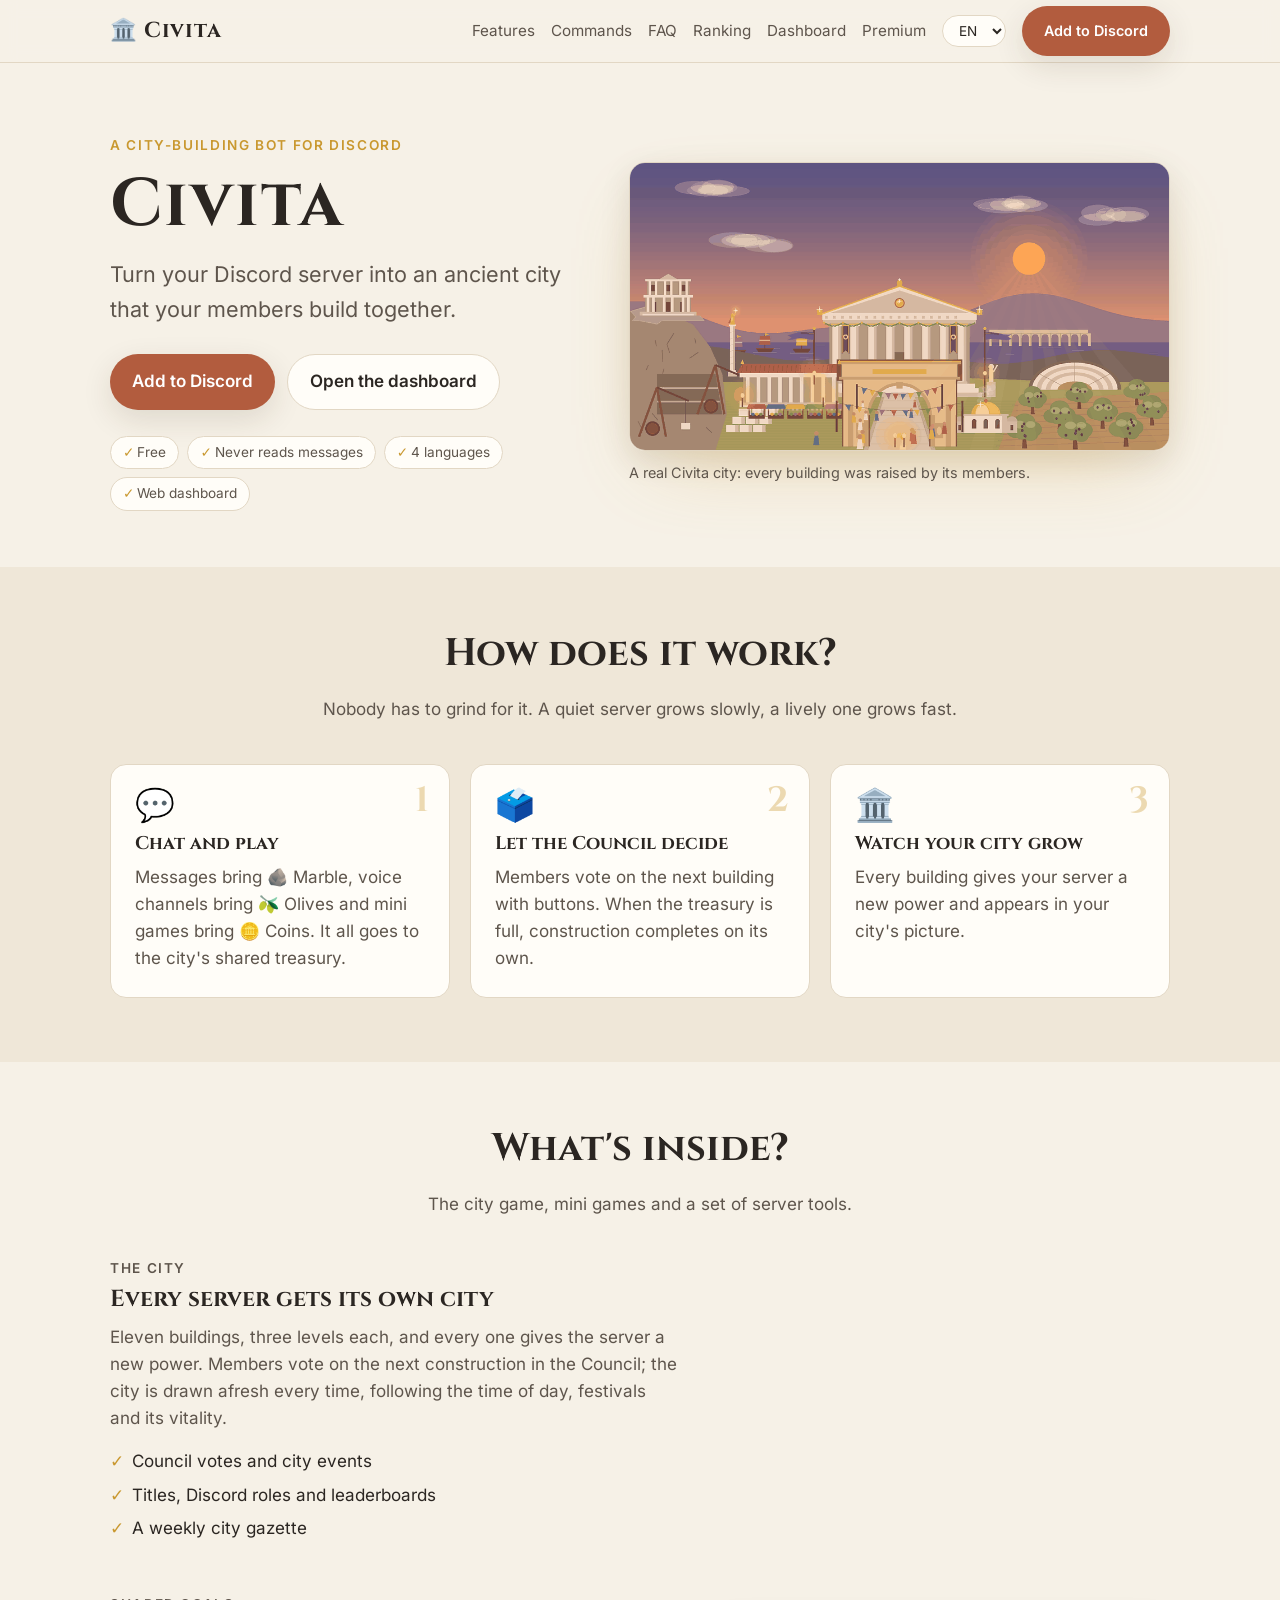
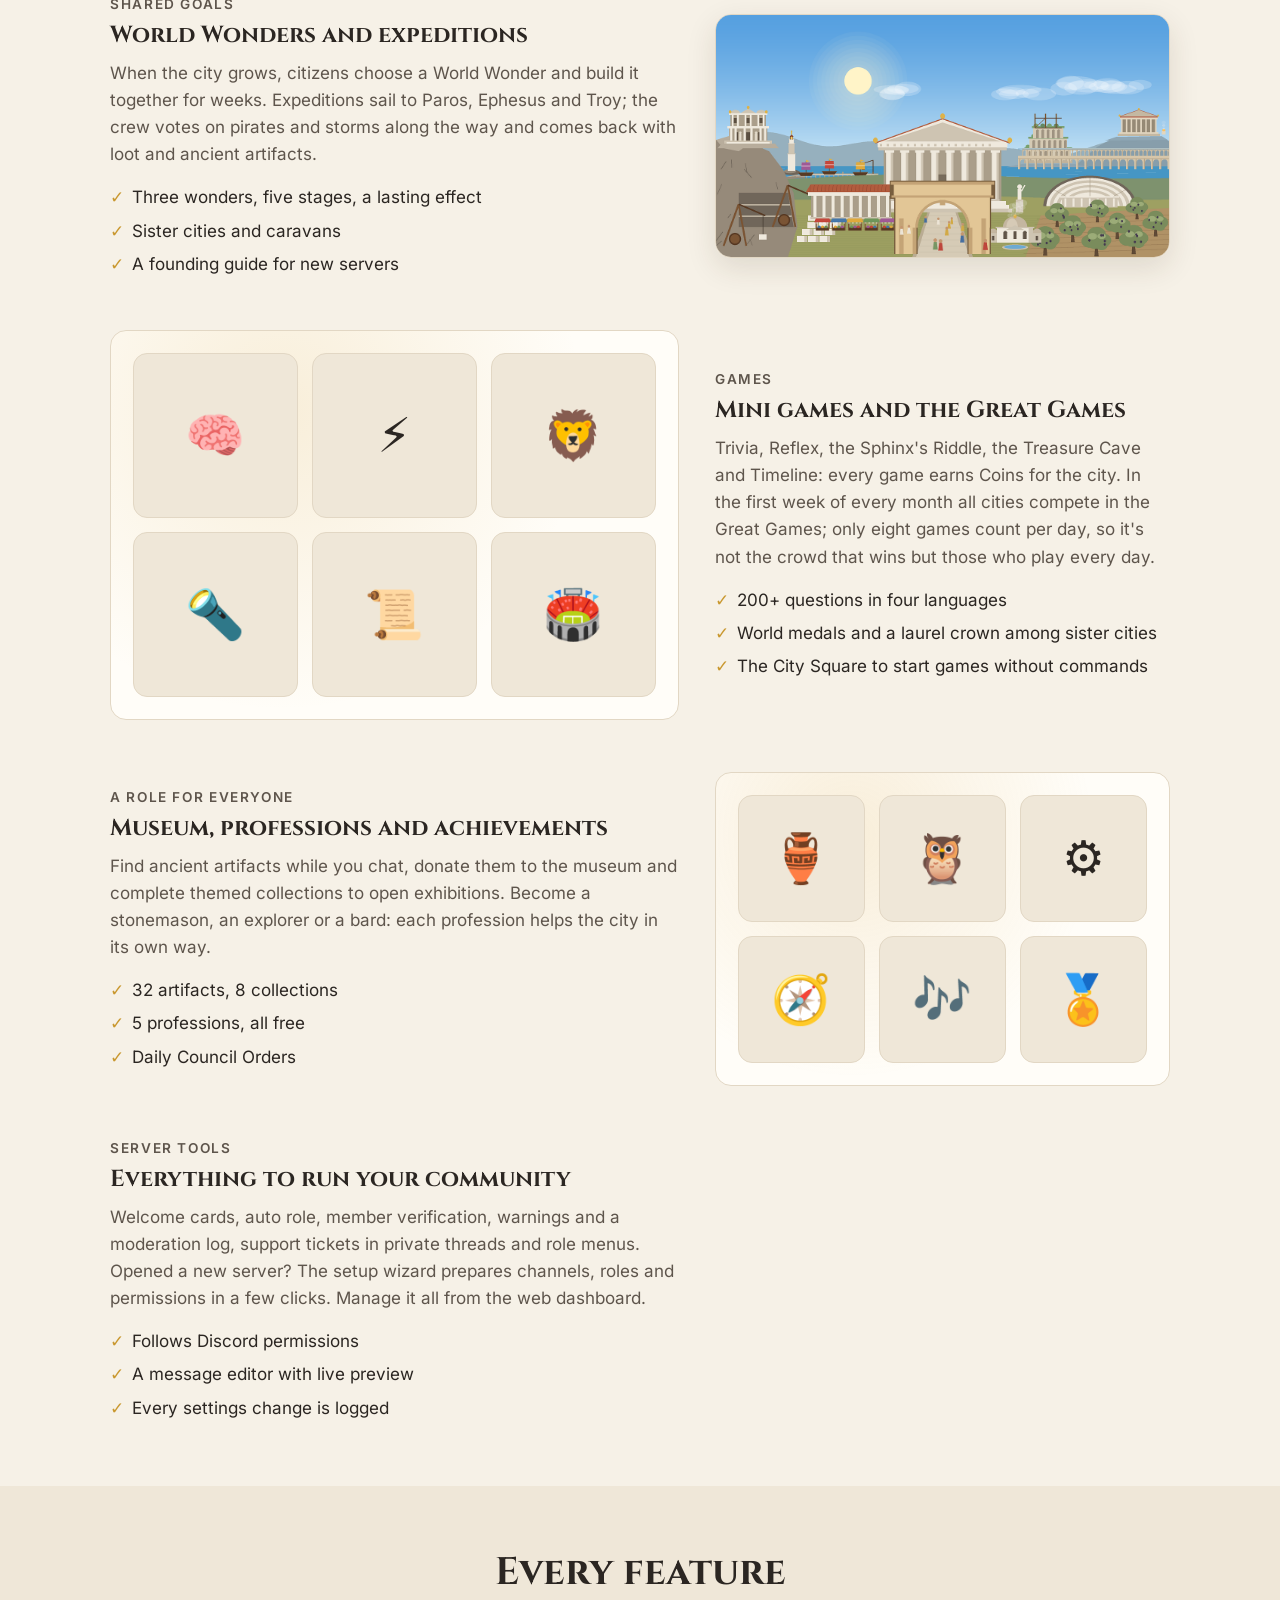
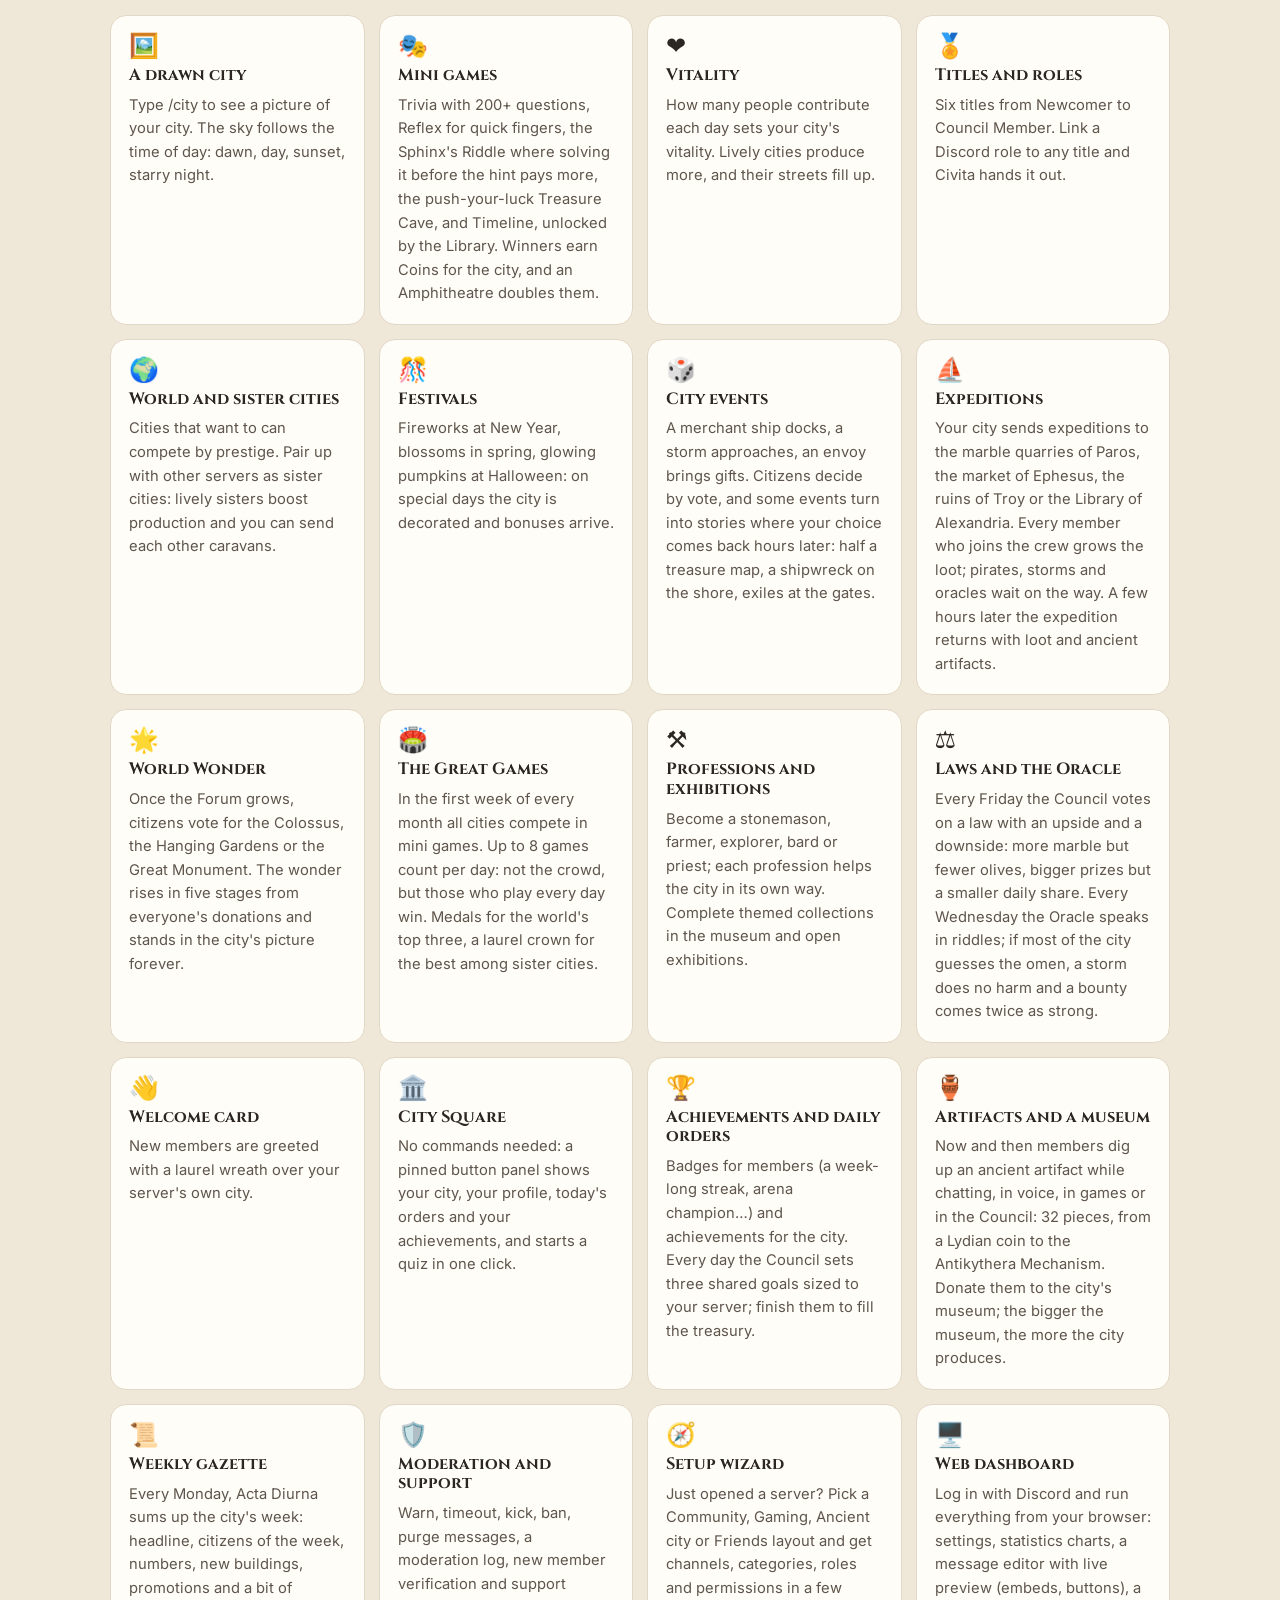
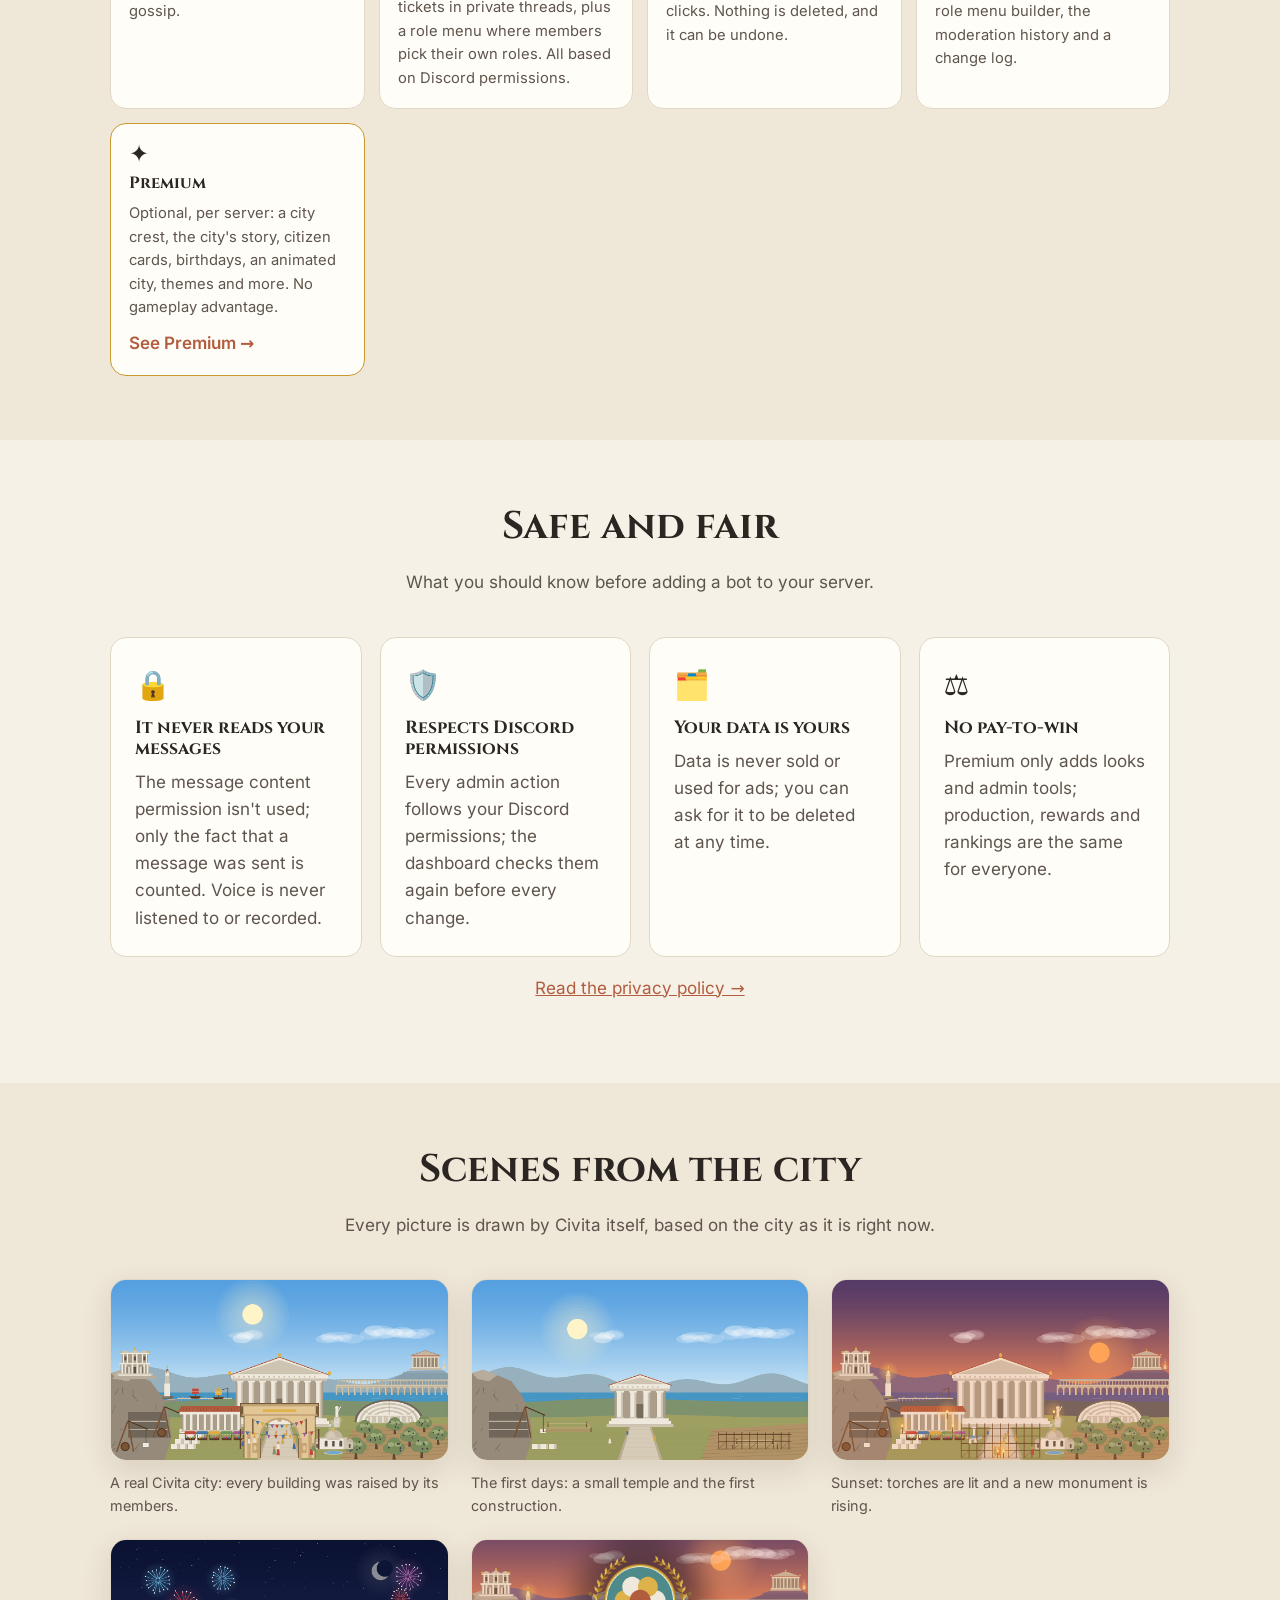
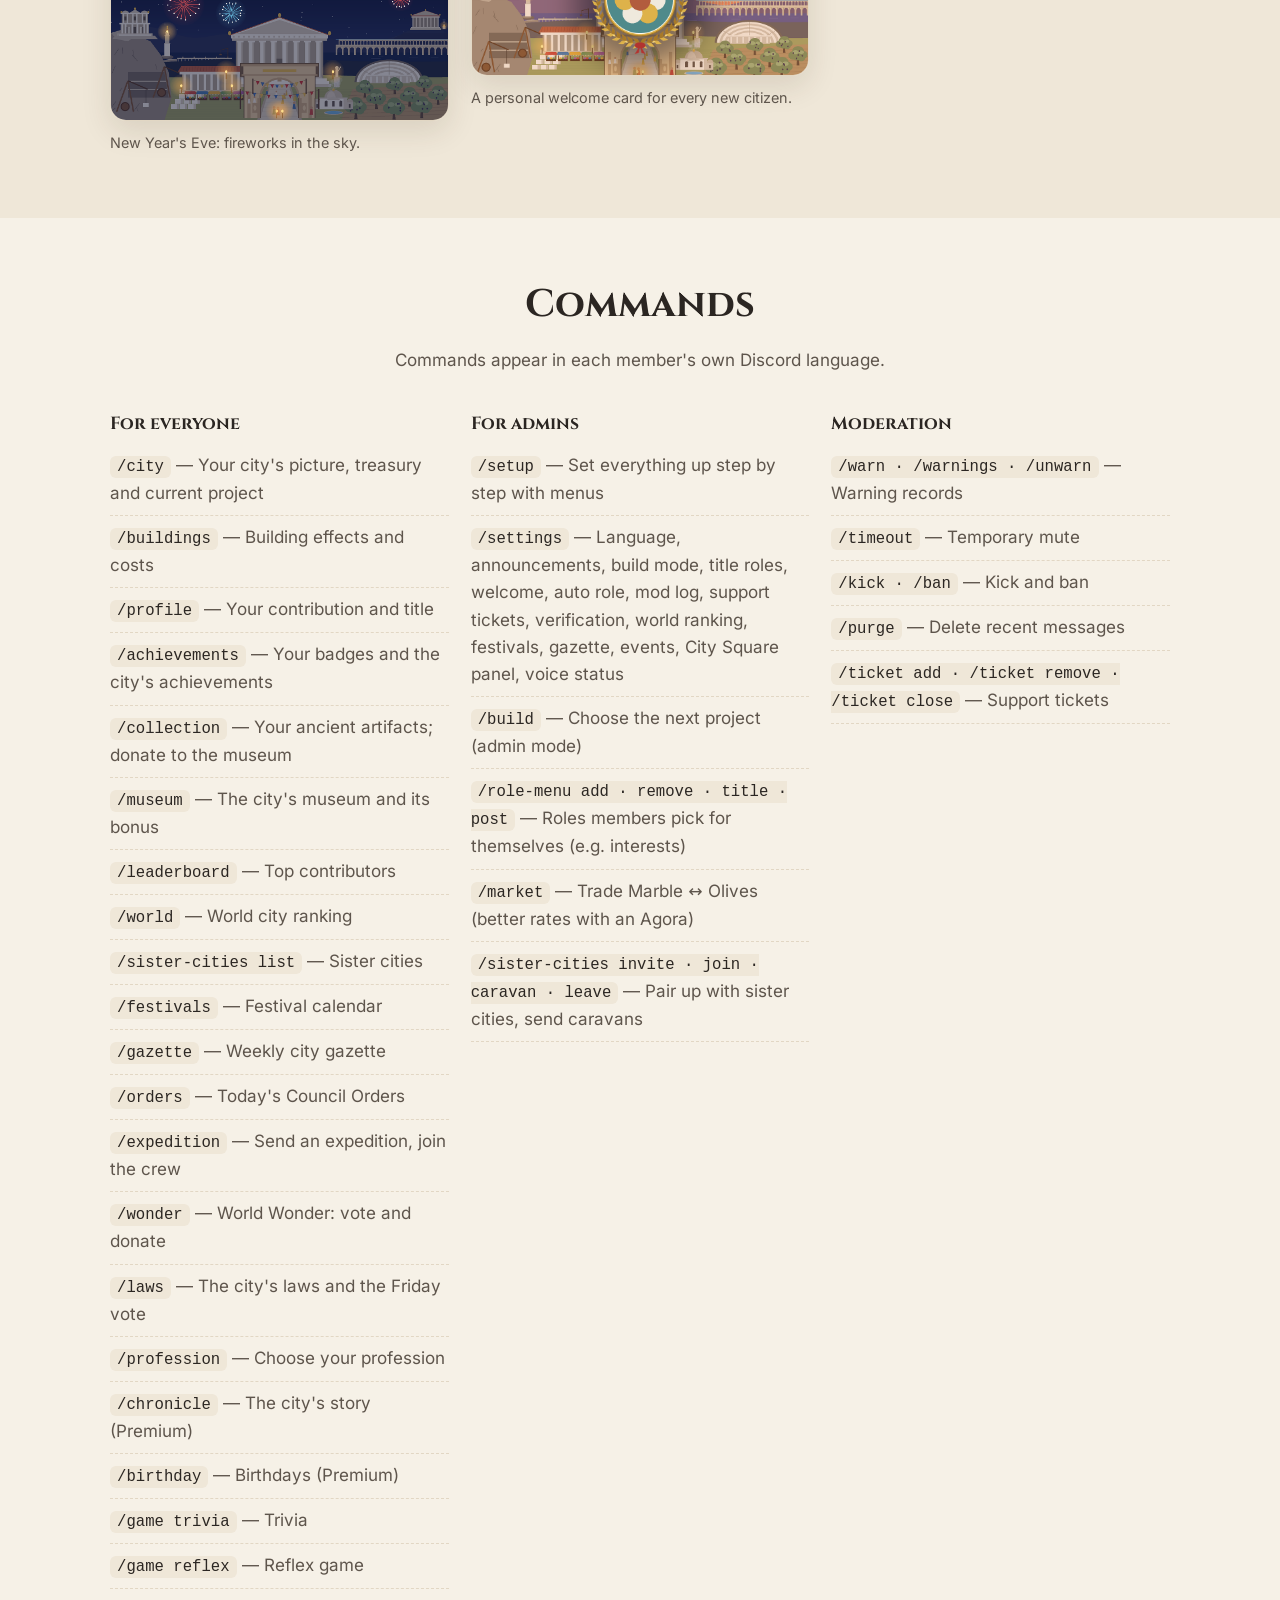
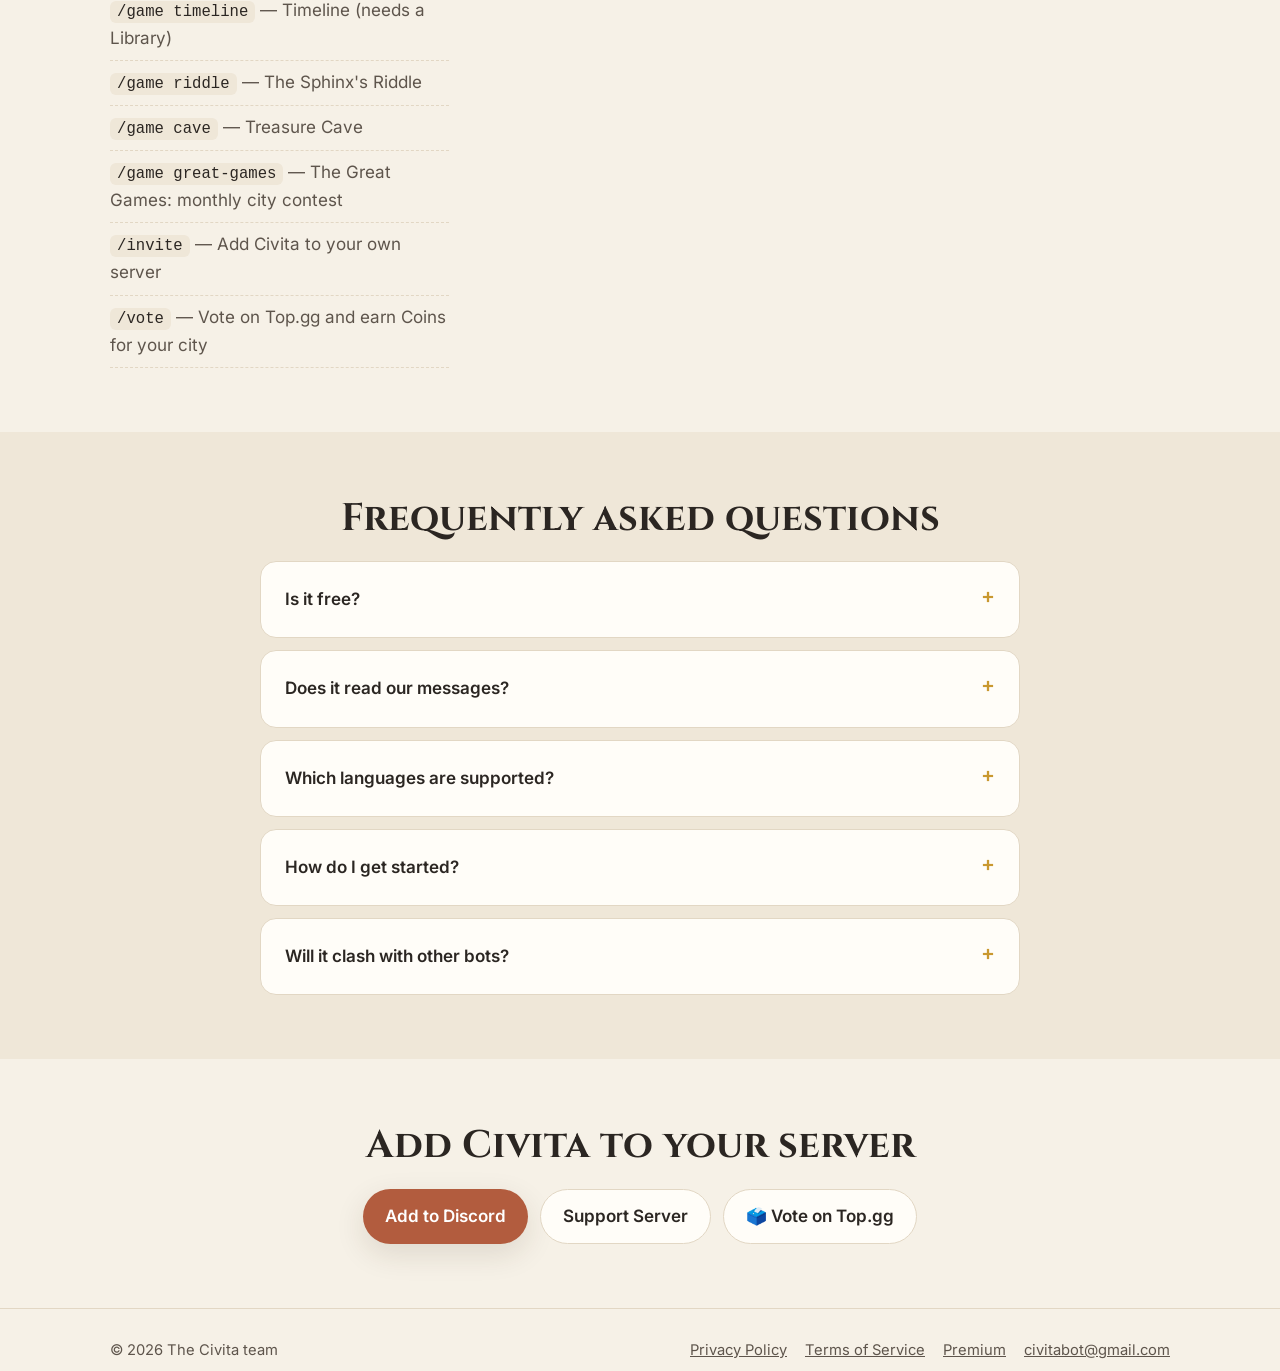
<file: index.html>
<!doctype html>
<html lang="tr">
<head>
  <meta charset="utf-8">
  <meta name="viewport" content="width=device-width, initial-scale=1">
  <title>Civita | Discord sunucunu antik bir kente dönüştür</title>
  <meta name="description" content="Civita, Discord sunucunu üyelerin birlikte kurduğu antik bir kente dönüştürür. Sohbet ettikçe hazine dolar, sıradaki binayı Meclis oylar.">
  <meta property="og:title" content="Civita | Sunucunun birlikte kurduğu antik kent">
  <meta property="og:description" content="Sohbet ettikçe hazine dolar, Meclis oylar, şehir büyür.">
  <meta property="og:image" content="https://civita.kenzai.dev/img/og.png">
  <meta property="og:url" content="https://civita.kenzai.dev/">
  <meta name="twitter:card" content="summary_large_image">
  <link rel="icon" href="favicon.svg" type="image/svg+xml">
  <link rel="stylesheet" href="style.css?v=7">
</head>
<body>
  <nav class="nav">
    <div class="wrap">
      <a class="brand" lang="en" href="#">🏛️ Civita</a>
      <a class="link" href="#features" data-i18n="nav_features">Özellikler</a>
      <a class="link" href="#commands" data-i18n="nav_commands">Komutlar</a>
      <a class="link" href="#faq" data-i18n="nav_faq">SSS</a>
      <a class="link" href="https://civita-panel.kenzai.dev/world" data-i18n="nav_world">Sıralama</a>
      <a class="link" href="https://civita-panel.kenzai.dev" data-i18n="nav_panel">Panel</a>
      <a class="link" href="/premium/">Premium</a>
      <select class="lang" id="lang-select" aria-label="Dil / Language / Sprache / Idioma">
        <option value="tr">TR</option>
        <option value="en">EN</option>
        <option value="de">DE</option>
        <option value="es">ES</option>
      </select>
      <a class="btn btn-primary btn-small invite" href="#" data-i18n="add">Sunucuna Ekle</a>
    </div>
  </nav>

  <header class="hero hero-split">
    <div class="wrap">
      <div class="hero-text">
        <p class="eyebrow" data-i18n="hero_eyebrow">Discord için şehir kurma botu</p>
        <h1 lang="en">Civita</h1>
        <p class="tagline" data-i18n="tagline">Discord sunucunu, üyelerin birlikte kurduğu antik bir kente dönüştür.</p>
        <div class="actions">
          <a class="btn btn-primary invite" href="#" data-i18n="add">Sunucuna Ekle</a>
          <a class="btn btn-ghost" href="https://civita-panel.kenzai.dev" data-i18n="hero_panel">Paneli aç</a>
        </div>
        <ul class="chips">
          <li data-i18n="chip_free">Ücretsiz</li>
          <li data-i18n="chip_private">Mesajları okumaz</li>
          <li data-i18n="chip_langs">4 dil</li>
          <li data-i18n="chip_panel">Web paneli</li>
        </ul>
      </div>
      <figure class="hero-media">
        <img class="shot" src="img/city-live.gif" width="960" height="512" data-i18n-alt="hero_alt" alt="Tapınağı, limanı ve deniz feneri, agorası, amfitiyatrosu, hamamı, kayalık üstündeki kütüphanesi, su kemeri ve zafer takı olan, bayraklarla süslenmiş bir Civita şehri">
        <figcaption class="caption" data-i18n="hero_caption">Gerçek bir Civita şehri: her bina, sunucu üyelerinin emeğiyle yükseldi.</figcaption>
      </figure>
    </div>
  </header>

  <section class="alt">
    <div class="wrap">
      <h2 class="section-title" data-i18n="how_title">Nasıl çalışır?</h2>
      <p class="section-lead" data-i18n="how_lead">Kimsenin ekstra uğraşması gerekmez. Sessiz bir sunucu yavaş, hareketli bir sunucu hızlı büyür.</p>
      <div class="steps">
        <div class="step"><div class="step-no">1</div><div class="icon">💬</div><h3 data-i18n="step1_title">Sohbet edin, oynayın</h3><p data-i18n="step1_text">Mesajlar 🪨 Mermer, sesli kanallar 🫒 Zeytin, mini oyunlar 🪙 Sikke kazandırır. Hepsi şehrin ortak hazinesine gider.</p></div>
        <div class="step"><div class="step-no">2</div><div class="icon">🗳️</div><h3 data-i18n="step2_title">Meclis karar versin</h3><p data-i18n="step2_text">Sıradaki binayı üyeler butonlarla oylar. Hazine dolunca inşaat kendiliğinden tamamlanır.</p></div>
        <div class="step"><div class="step-no">3</div><div class="icon">🏛️</div><h3 data-i18n="step3_title">Şehriniz büyüsün</h3><p data-i18n="step3_text">Her bina sunucuya yeni bir güç kazandırır ve şehrin resminde görünür.</p></div>
      </div>
    </div>
  </section>

  <section id="features">
    <div class="wrap">
      <h2 class="section-title" data-i18n="features_title">Neler var?</h2>
      <p class="section-lead" data-i18n="features_lead">Şehir oyunu, mini oyunlar ve sunucu araçları.</p>

      <div class="showcase">
        <div>
          <p class="eyebrow" data-i18n="sp1_eyebrow">Şehir</p>
          <h3 data-i18n="sp1_title">Her sunucunun kendi şehri</h3>
          <p data-i18n="sp1_text">On bir bina, üç seviye ve her biri sunucuya yeni bir güç. Meclis'te üyeler sıradaki inşaatı oylar; şehir, gökyüzü saatine, festivallere ve canlılığına göre her seferinde yeniden çizilir.</p>
          <ul class="ticks">
            <li data-i18n="sp1_a">Meclis oylamaları ve şehir olayları</li>
            <li data-i18n="sp1_b">Unvanlar, Discord rolleri ve sıralamalar</li>
            <li data-i18n="sp1_c">Haftalık şehir gazetesi</li>
          </ul>
        </div>
      </div>

      <div class="showcase reverse">
        <figure><img class="shot" src="img/home-wonder.png" width="1200" height="640" loading="lazy" data-i18n-alt="sp2_alt" alt="Yapımı süren teraslı bahçeler ve limana yanaşmış kardeş şehir gemileri olan bir şehir"></figure>
        <div>
          <p class="eyebrow" data-i18n="sp2_eyebrow">Ortak hedefler</p>
          <h3 data-i18n="sp2_title">Dünya Harikası ve seferler</h3>
          <p data-i18n="sp2_text">Şehir büyüyünce vatandaşlar bir Dünya Harikası seçer ve haftalarca birlikte inşa eder. Paros'a, Efes'e, Truva'ya seferler gönderilir; mürettebat yoldaki korsanlara ve fırtınalara oyla karar verir, ganimet ve antik eserlerle döner.</p>
          <ul class="ticks">
            <li data-i18n="sp2_a">Üç harika, beş aşama, kalıcı etki</li>
            <li data-i18n="sp2_b">Kardeş şehirler ve kervanlar</li>
            <li data-i18n="sp2_c">Yeni sunuculara kuruluş rehberi</li>
          </ul>
        </div>
      </div>

      <div class="showcase">
        <div class="tiles" aria-hidden="true"><span>🧠</span><span>⚡</span><span>🦁</span><span>🔦</span><span>📜</span><span>🏟️</span></div>
        <div>
          <p class="eyebrow" data-i18n="sp3_eyebrow">Oyunlar</p>
          <h3 data-i18n="sp3_title">Mini oyunlar ve Büyük Oyunlar</h3>
          <p data-i18n="sp3_text">Bilgi Yarışması, Refleks, Sfenks'in Bilmecesi, Hazine Mağarası ve Tarih Sırası: her oyun şehre Sikke kazandırır. Her ayın ilk haftası bütün şehirler Büyük Oyunlar'da yarışır; günde en çok sekiz oyun sayıldığı için kalabalık değil, her gün oynayan kazanır.</p>
          <ul class="ticks">
            <li data-i18n="sp3_a">200'den fazla soru, dört dilde</li>
            <li data-i18n="sp3_b">Dünyada madalyalar, kardeş şehirler arasında defne tacı</li>
            <li data-i18n="sp3_c">Komutsuz başlatmak için Şehir Meydanı</li>
          </ul>
        </div>
      </div>

      <div class="showcase reverse">
        <div class="tiles" aria-hidden="true"><span>🏺</span><span>🦉</span><span>⚙️</span><span>🧭</span><span>🎶</span><span>🏅</span></div>
        <div>
          <p class="eyebrow" data-i18n="sp4_eyebrow">Herkese bir rol</p>
          <h3 data-i18n="sp4_title">Müze, meslekler ve başarımlar</h3>
          <p data-i18n="sp4_text">Sohbet ederken antik eserler bulun, müzeye bağışlayın ve temalı koleksiyonları tamamlayıp sergiler açın. Taş ustası, kâşif ya da ozan olun: her meslek şehre kendi yoluyla katkı yapar.</p>
          <ul class="ticks">
            <li data-i18n="sp4_a">32 eser, 8 koleksiyon</li>
            <li data-i18n="sp4_b">5 meslek, hepsi ücretsiz</li>
            <li data-i18n="sp4_c">Günlük Meclis Emirleri</li>
          </ul>
        </div>
      </div>

      <div class="showcase">
        <div>
          <p class="eyebrow" data-i18n="sp5_eyebrow">Sunucu araçları</p>
          <h3 data-i18n="sp5_title">Topluluğunu yönetmek için her şey</h3>
          <p data-i18n="sp5_text">Hoş geldin kartı, otomatik rol, üye doğrulama, uyarı ve moderasyon kaydı, gizli alt başlıkta destek talepleri ve rol menüleri. Yeni bir sunucu mu açtınız? Kurulum sihirbazı kanalları, rolleri ve izinleri birkaç tıkla hazırlar. Hepsini web panelinden yönetin.</p>
          <ul class="ticks">
            <li data-i18n="sp5_a">Discord izinlerine göre çalışır</li>
            <li data-i18n="sp5_b">Canlı önizlemeli mesaj düzenleyici</li>
            <li data-i18n="sp5_c">Her ayar değişikliği kayıt altında</li>
          </ul>
        </div>
      </div>
    </div>
  </section>

  <section class="alt" id="all">
    <div class="wrap">
      <h2 class="section-title" data-i18n="all_title">Bütün özellikler</h2>
      <div class="features compact">
        <div class="feature"><div class="icon">🖼️</div><h3 data-i18n="f_picture_title">Çizilen şehir</h3><p data-i18n="f_picture_text">/şehir yazın, şehrinizin resmini görün. Gökyüzü saatine göre değişir: şafak, gündüz, gün batımı, yıldızlı gece.</p></div>
        <div class="feature"><div class="icon">🎭</div><h3 data-i18n="f_games_title">Mini oyunlar</h3><p data-i18n="f_games_text">200'ü aşkın sorulu Bilgi Yarışması, hızlı parmaklar için Refleks, ipucundan önce bilenin kazandığı Sfenks'in Bilmecesi, şansını zorladığın Hazine Mağarası ve Kütüphane'yle açılan Tarih Sırası. Kazananlar şehre Sikke kazandırır, Amfitiyatro bunu ikiye katlar.</p></div>
        <div class="feature"><div class="icon">❤️</div><h3 data-i18n="f_vitality_title">Canlılık</h3><p data-i18n="f_vitality_text">Her gün katkı veren kişi sayısı şehrin canlılığını belirler. Canlı şehirler daha hızlı üretir; sokakları kalabalıklaşır.</p></div>
        <div class="feature"><div class="icon">🏅</div><h3 data-i18n="f_titles_title">Unvanlar ve roller</h3><p data-i18n="f_titles_text">Misafirden Meclis Üyesi'ne altı unvan. İsterseniz her unvana bir Discord rolü bağlayın, Civita kendisi versin.</p></div>
        <div class="feature"><div class="icon">🌍</div><h3 data-i18n="f_world_title">Dünya ve kardeş şehirler</h3><p data-i18n="f_world_text">İsteyen şehirler prestijleriyle yarışır. Başka sunucularla kardeş şehir olun: canlı kardeşler üretime bonus katar, birbirinize kervan gönderirsiniz.</p></div>
        <div class="feature"><div class="icon">🎊</div><h3 data-i18n="f_festivals_title">Festivaller</h3><p data-i18n="f_festivals_text">Yılbaşında havai fişekler, baharda çiçekler; özel günlerde şehir süslenir ve bonuslar gelir.</p></div>
        <div class="feature"><div class="icon">🎲</div><h3 data-i18n="f_events_title">Şehir olayları</h3><p data-i18n="f_events_text">Limana bir tüccar gemisi yanaşır, bir fırtına yaklaşır, bir elçi hediye getirir. Vatandaşlar oyla karar verir; bazı olaylar hikâyeye dönüşür ve seçiminiz saatler sonra geri döner: yarım bir hazine haritası, kıyıya vuran bir batık, kapıdaki sürgünler.</p></div>
        <div class="feature"><div class="icon">⛵</div><h3 data-i18n="f_expeditions_title">Seferler</h3><p data-i18n="f_expeditions_text">Şehir Paros'un mermer ocaklarına, Efes çarşısına, Truva harabelerine ya da İskenderiye Kütüphanesi'ne sefer gönderir. Mürettebata katılan her kişi ganimeti büyütür; yolda korsanlar, fırtınalar ve kâhinler beklenir. Sefer birkaç saat sonra ganimet ve antik eserlerle döner.</p></div>
        <div class="feature"><div class="icon">🌟</div><h3 data-i18n="f_wonder_title">Dünya Harikası</h3><p data-i18n="f_wonder_text">Forum büyüyünce vatandaşlar Dev Heykel, Asma Bahçeler ya da Büyük Anıt arasında oylama yapar. Harika herkesin bağışlarıyla beş aşamada yükselir ve şehrin resminde sonsuza dek durur.</p></div>
        <div class="feature"><div class="icon">🏟️</div><h3 data-i18n="f_greatgames_title">Büyük Oyunlar</h3><p data-i18n="f_greatgames_text">Her ayın ilk haftası bütün şehirler mini oyunlarda yarışır. Günde en çok 8 oyun sayılır: kalabalık değil, her gün oynayan kazanır. Dünyada ilk üçe madalya, kardeş şehirler arasında birinciye defne tacı.</p></div>
        <div class="feature"><div class="icon">⚒️</div><h3 data-i18n="f_professions_title">Meslekler ve sergiler</h3><p data-i18n="f_professions_text">Taş ustası, çiftçi, kâşif, ozan ya da rahip olun; her meslek şehre kendi yoluyla katkı yapar. Müzede temalı koleksiyonları tamamlayın, sergiler açın.</p></div>
        <div class="feature"><div class="icon">⚖️</div><h3 data-i18n="f_laws_title">Kanunlar ve Kâhin</h3><p data-i18n="f_laws_text">Her cuma Meclis artısı ve eksisi olan bir kanunu oylar: daha çok mermer ama daha az zeytin, büyük ödüller ama küçük günlük pay. Her çarşamba Kâhin bilmeceyle konuşur; şehrin çoğunluğu alameti bilirse fırtına zarar vermez, bereket iki katı gelir.</p></div>
        <div class="feature"><div class="icon">👋</div><h3 data-i18n="f_welcome_title">Hoş geldin kartı</h3><p data-i18n="f_welcome_text">Yeni üyeler, sunucunuzun kendi şehrinin üzerinde defne çelengiyle karşılanır.</p></div>
        <div class="feature"><div class="icon">🏛️</div><h3 data-i18n="f_square_title">Şehir Meydanı</h3><p data-i18n="f_square_text">Komut yazmaya gerek yok: kanala sabitlenen düğmeli panelden şehrinizi, profilinizi, günün emirlerini ve başarımlarınızı görün, tek tıkla bilgi yarışması başlatın.</p></div>
        <div class="feature"><div class="icon">🏆</div><h3 data-i18n="f_achievements_title">Başarımlar ve günlük emirler</h3><p data-i18n="f_achievements_text">Üyelere rozetler (bir haftalık seri, arena şampiyonu…), şehre başarımlar. Meclis her gün sunucunun büyüklüğüne göre üç ortak hedef koyar; tamamlayınca hazine dolar.</p></div>
        <div class="feature"><div class="icon">🏺</div><h3 data-i18n="f_artifacts_title">Antik eserler ve müze</h3><p data-i18n="f_artifacts_text">Sohbette, seste, oyunlarda ve Meclis'te arada bir antik eser bulunur: Lidya sikkesinden Antikythera Mekanizması'na 32 eser. Eserleri şehrin müzesine bağışlayın; müze büyüdükçe şehir daha çok üretir.</p></div>
        <div class="feature"><div class="icon">📜</div><h3 data-i18n="f_gazette_title">Haftalık gazete</h3><p data-i18n="f_gazette_text">Her pazartesi Acta Diurna şehrin haftasını özetler: manşet, haftanın vatandaşları, sayılar, yeni binalar, terfiler ve biraz dedikodu.</p></div>
        <div class="feature"><div class="icon">🛡️</div><h3 data-i18n="f_mod_title">Moderasyon ve destek</h3><p data-i18n="f_mod_text">Uyarı, susturma, atma, yasaklama, mesaj temizleme, işlem kaydı, yeni üye doğrulama ve gizli alt başlıkta açılan destek talepleri ve üyelerin kendi rollerini seçtiği rol menüsü. Hepsi Discord yetkilerine göre.</p></div>
        <div class="feature"><div class="icon">🧭</div><h3 data-i18n="f_wizard_title">Kurulum sihirbazı</h3><p data-i18n="f_wizard_text">Yeni bir sunucu mu açtınız? Topluluk, Oyun, Antik şehir ya da Arkadaş grubu düzenini seçin; kanallar, kategoriler, roller ve izinler birkaç tıkla hazır. Hiçbir şey silinmez, istenirse geri alınır.</p></div>
        <div class="feature"><div class="icon">🖥️</div><h3 data-i18n="f_panel_title">Web paneli</h3><p data-i18n="f_panel_text">Discord'la giriş yapıp her şeyi tarayıcıdan yönetin: ayarlar, istatistik grafikleri, canlı önizlemeli mesaj düzenleyici (embed, düğmeler), rol menüsü kurucusu, moderasyon geçmişi ve değişiklik kaydı.</p></div>
        <div class="feature feature-premium"><div class="icon">✦</div><h3 data-i18n="f_premium_title">Premium</h3><p data-i18n="f_premium_text">İsteğe bağlı, sunucu başına: şehir arması, şehrin hikâyesi, vatandaş kartları, doğum günleri, hareketli şehir, temalar ve daha fazlası. Oyunda avantaj sağlamaz.</p><a class="more" href="/premium/" data-i18n="f_premium_more">Premium'a bak →</a></div>
      </div>
    </div>
  </section>

  <section id="trust">
    <div class="wrap">
      <h2 class="section-title" data-i18n="trust_title">Güvenli ve adil</h2>
      <p class="section-lead" data-i18n="trust_lead">Bir botu sunucuna eklemeden önce bilmen gerekenler.</p>
      <div class="trust">
        <div class="trust-item"><div class="icon">🔒</div><h3 data-i18n="t1_title">Mesajlarınızı okumaz</h3><p data-i18n="t1_text">Mesaj içeriği izni kullanılmaz; yalnızca bir mesajın yazıldığı sayılır. Ses dinlenmez, kaydedilmez.</p></div>
        <div class="trust-item"><div class="icon">🛡️</div><h3 data-i18n="t2_title">Discord izinlerine saygı</h3><p data-i18n="t2_text">Her yönetim işi Discord'daki yetkinize göre çalışır; panel her değişiklikten önce izninizi yeniden kontrol eder.</p></div>
        <div class="trust-item"><div class="icon">🗂️</div><h3 data-i18n="t3_title">Verileriniz sizin</h3><p data-i18n="t3_text">Veriler satılmaz, reklamda kullanılmaz; istediğiniz zaman silinmesini isteyebilirsiniz.</p></div>
        <div class="trust-item"><div class="icon">⚖️</div><h3 data-i18n="t4_title">Parayla üstünlük yok</h3><p data-i18n="t4_text">Premium yalnızca görünüm ve yönetim araçları ekler; üretim, ödüller ve sıralamalar herkes için aynıdır.</p></div>
      </div>
      <p class="center"><a class="more" href="/privacy/" data-i18n="trust_more">Gizlilik politikasını oku →</a></p>
    </div>
  </section>

  <section class="alt">
    <div class="wrap">
      <h2 class="section-title" data-i18n="gallery_title">Şehirden kareler</h2>
      <p class="section-lead" data-i18n="gallery_lead">Bütün resimler Civita'nın kendisi tarafından, o anki şehre göre çizilir.</p>
      <div class="gallery">
        <figure><img class="shot" src="img/hero.png" width="1200" height="640" loading="lazy" data-i18n-alt="hero_alt" alt="Tapınağı, limanı ve deniz feneri, agorası, amfitiyatrosu, hamamı, kayalık üstündeki kütüphanesi, su kemeri ve zafer takı olan, bayraklarla süslenmiş bir Civita şehri"><figcaption class="caption" data-i18n="hero_caption">Gerçek bir Civita şehri: her bina, sunucu üyelerinin emeğiyle yükseldi.</figcaption></figure>
        <figure><img class="shot" src="img/young.png" width="1200" height="640" loading="lazy" data-i18n-alt="young_alt" alt="Yeni kurulmuş bir şehir: küçük bir tapınak ve bir zeytinlikte iskele"><figcaption class="caption" data-i18n="young_caption">İlk günler: küçük bir tapınak ve ilk inşaat.</figcaption></figure>
        <figure><img class="shot" src="img/dusk.png" width="1200" height="640" loading="lazy" data-i18n-alt="dusk_alt" alt="Gün batımında gelişmiş bir şehir"><figcaption class="caption" data-i18n="dusk_caption">Gün batımı: meşaleler yanıyor, yeni bir anıt yükseliyor.</figcaption></figure>
        <figure><img class="shot" src="img/night.png" width="1200" height="640" loading="lazy" data-i18n-alt="night_alt" alt="Gece havai fişeklerle kutlama yapan bir şehir"><figcaption class="caption" data-i18n="night_caption">Yılbaşı gecesi: gökyüzünde havai fişekler.</figcaption></figure>
        <figure><img class="shot" src="img/welcome.png" width="1000" height="400" loading="lazy" data-i18n-alt="welcome_alt" alt="Defne çelengi içinde bir profil resmi olan hoş geldin kartı"><figcaption class="caption" data-i18n="welcome_caption">Yeni gelen her vatandaşa özel hoş geldin kartı.</figcaption></figure>
      </div>
    </div>
  </section>

  <section id="commands">
    <div class="wrap">
      <h2 class="section-title" data-i18n="commands_title">Komutlar</h2>
      <p class="section-lead" data-i18n="commands_lead">Komutlar herkesin kendi Discord dilinde görünür.</p>
      <div class="commands" id="command-lists"></div>
    </div>
  </section>

  <section id="faq" class="alt">
    <div class="wrap">
      <h2 class="section-title" data-i18n="faq_title">Sık sorulan sorular</h2>
      <div class="faq">
        <details class="faq-item"><summary data-i18n="q1">Ücretsiz mi?</summary><p data-i18n="a1">Evet. Şehir oyunu, sunucu araçları, kurulum sihirbazı ve web paneli ücretsizdir ve ücretsiz kalacak. İsteğe bağlı Premium yalnızca süs ve kolaylık ekler (hareketli şehir, şehir temaları, özel hoş geldin kartı, gazete ön sayfası, zamanlanmış duyurular, özel komutlar, birden çok rol menüsü…); oyunda avantaj sağlamaz.</p></details>
        <details class="faq-item"><summary data-i18n="q2">Mesajlarımızı okuyor mu?</summary><p data-i18n="a2">Hayır. Civita mesajlarınızın içeriğini okumaz ve saklamaz; yalnızca "biri mesaj yazdı" bilgisini şehre kaynak kazandırmak için kullanır.</p></details>
        <details class="faq-item"><summary data-i18n="q3">Hangi dilleri destekliyor?</summary><p data-i18n="a3">Türkçe, İngilizce, Almanca ve İspanyolca. Herkes Civita'yı kendi Discord dilinde görür; yöneticiler isterse sunucu için tek bir dil seçebilir.</p></details>
        <details class="faq-item"><summary data-i18n="q4">Nasıl başlarım?</summary><p data-i18n="a4">Civita'yı sunucunuza ekleyin ve sohbete devam edin: duyurular için uygun bir kanalı kendisi seçer, birkaç dakika içinde ilk Meclis oylaması gelir. Sunucunuz yeniyse paneldeki kurulum sihirbazı kanalları ve rolleri sizin için kurar. Yöneticiler her şeyi /kurulum ya da web panelinden değiştirebilir.</p></details>
        <details class="faq-item"><summary data-i18n="q5">Başka botlarla çakışır mı?</summary><p data-i18n="a5">Hayır. Hoş geldin mesajı varsayılan olarak kapalıdır; moderasyon araçlarını kullanıp kullanmamak size kalmış.</p></details>
      </div>
    </div>
  </section>

  <section class="cta">
    <div class="wrap">
      <h2 class="section-title" data-i18n="cta_title">Civita'yı sunucuna ekle</h2>
      <div class="actions">
        <a class="btn btn-primary invite" href="#" data-i18n="add">Sunucuna Ekle</a>
        <a class="btn btn-ghost support" href="#" data-i18n="support">Destek Sunucusu</a>
        <a class="btn btn-ghost" href="https://top.gg/bot/1135134099061878795/vote" target="_blank" rel="noopener" data-i18n="vote">🗳️ Top.gg'de oy ver</a>
      </div>
    </div>
  </section>

  <footer>
    <div class="wrap">
      <span data-i18n="footer_team">© 2026 Civita ekibi</span>
      <div class="links">
        <a href="/privacy/" data-i18n="privacy">Gizlilik Politikası</a>
        <a href="/terms/" data-i18n="terms">Kullanım Koşulları</a>
        <a href="/premium/">Premium</a>
        <a href="mailto:civitabot@gmail.com">civitabot@gmail.com</a>
      </div>
    </div>
  </footer>

  <script src="app.js?v=2026-11-13"></script>
</body>
</html>
</file>
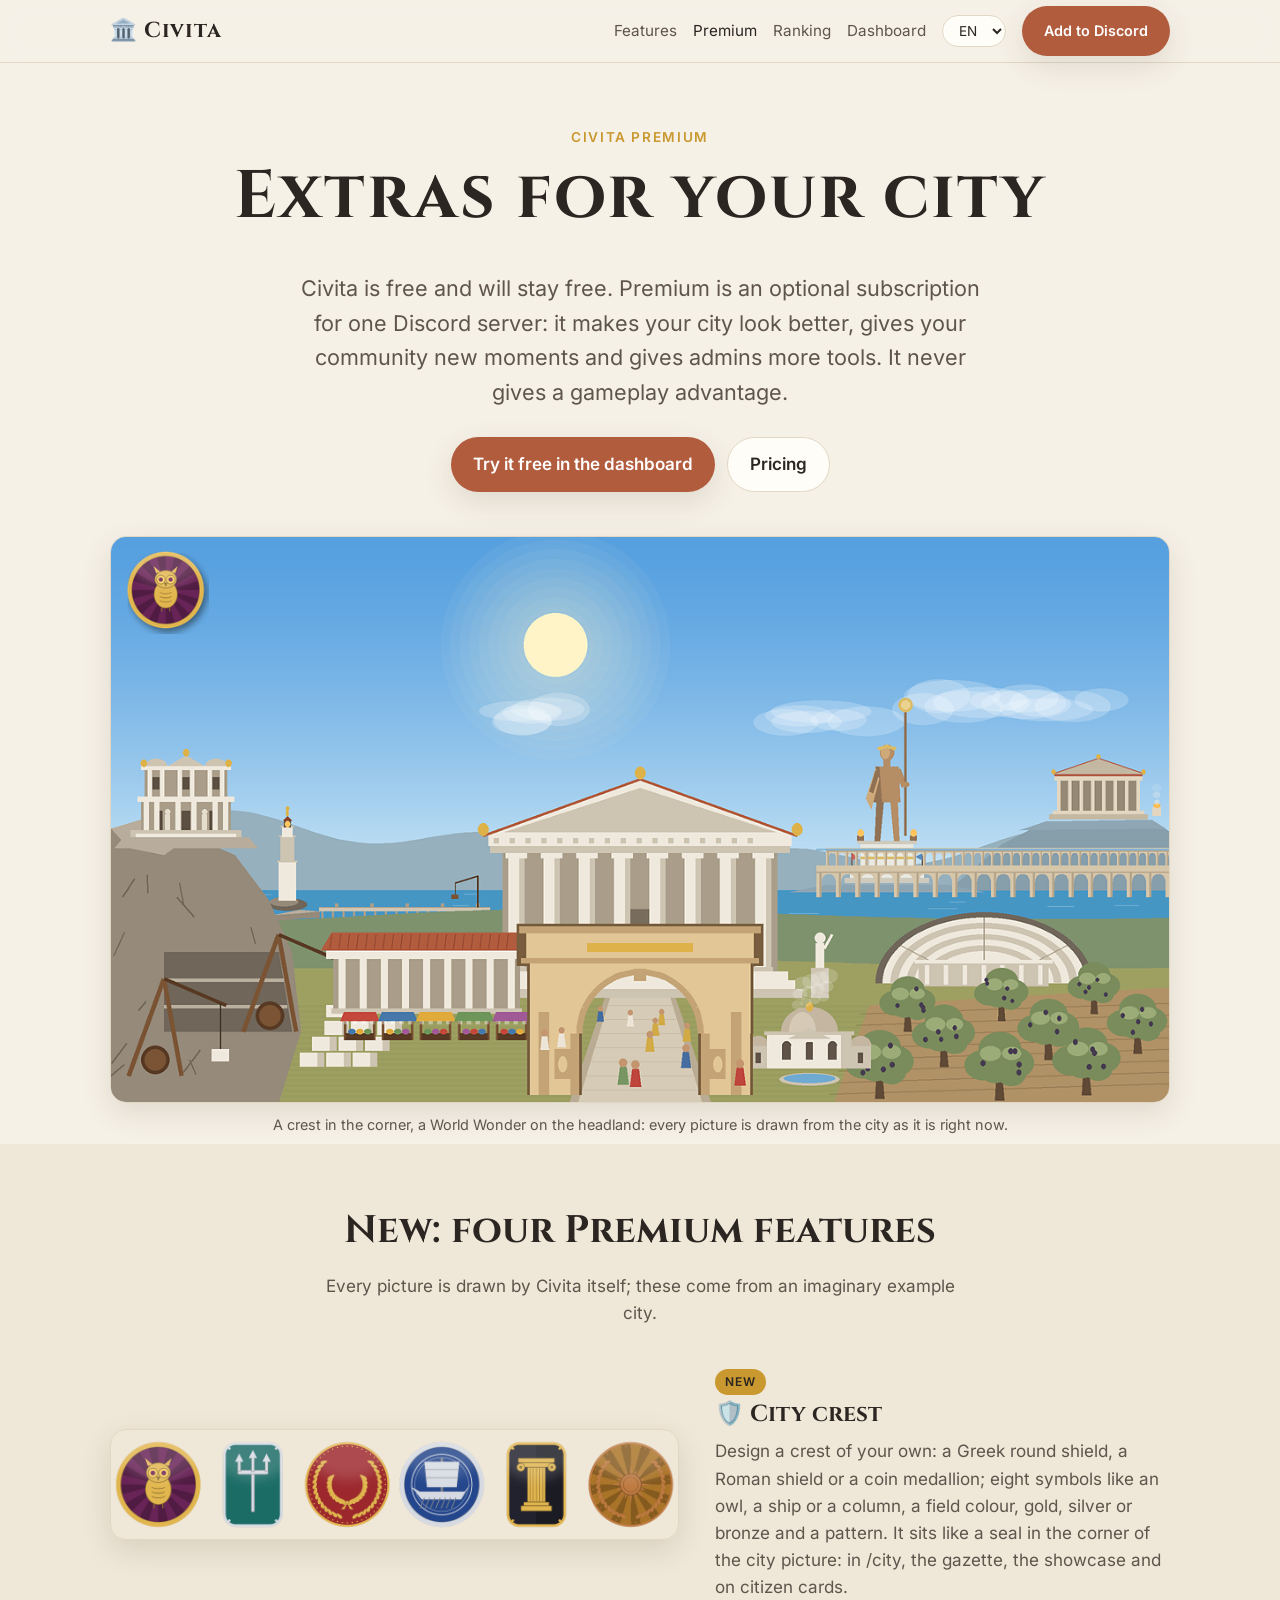
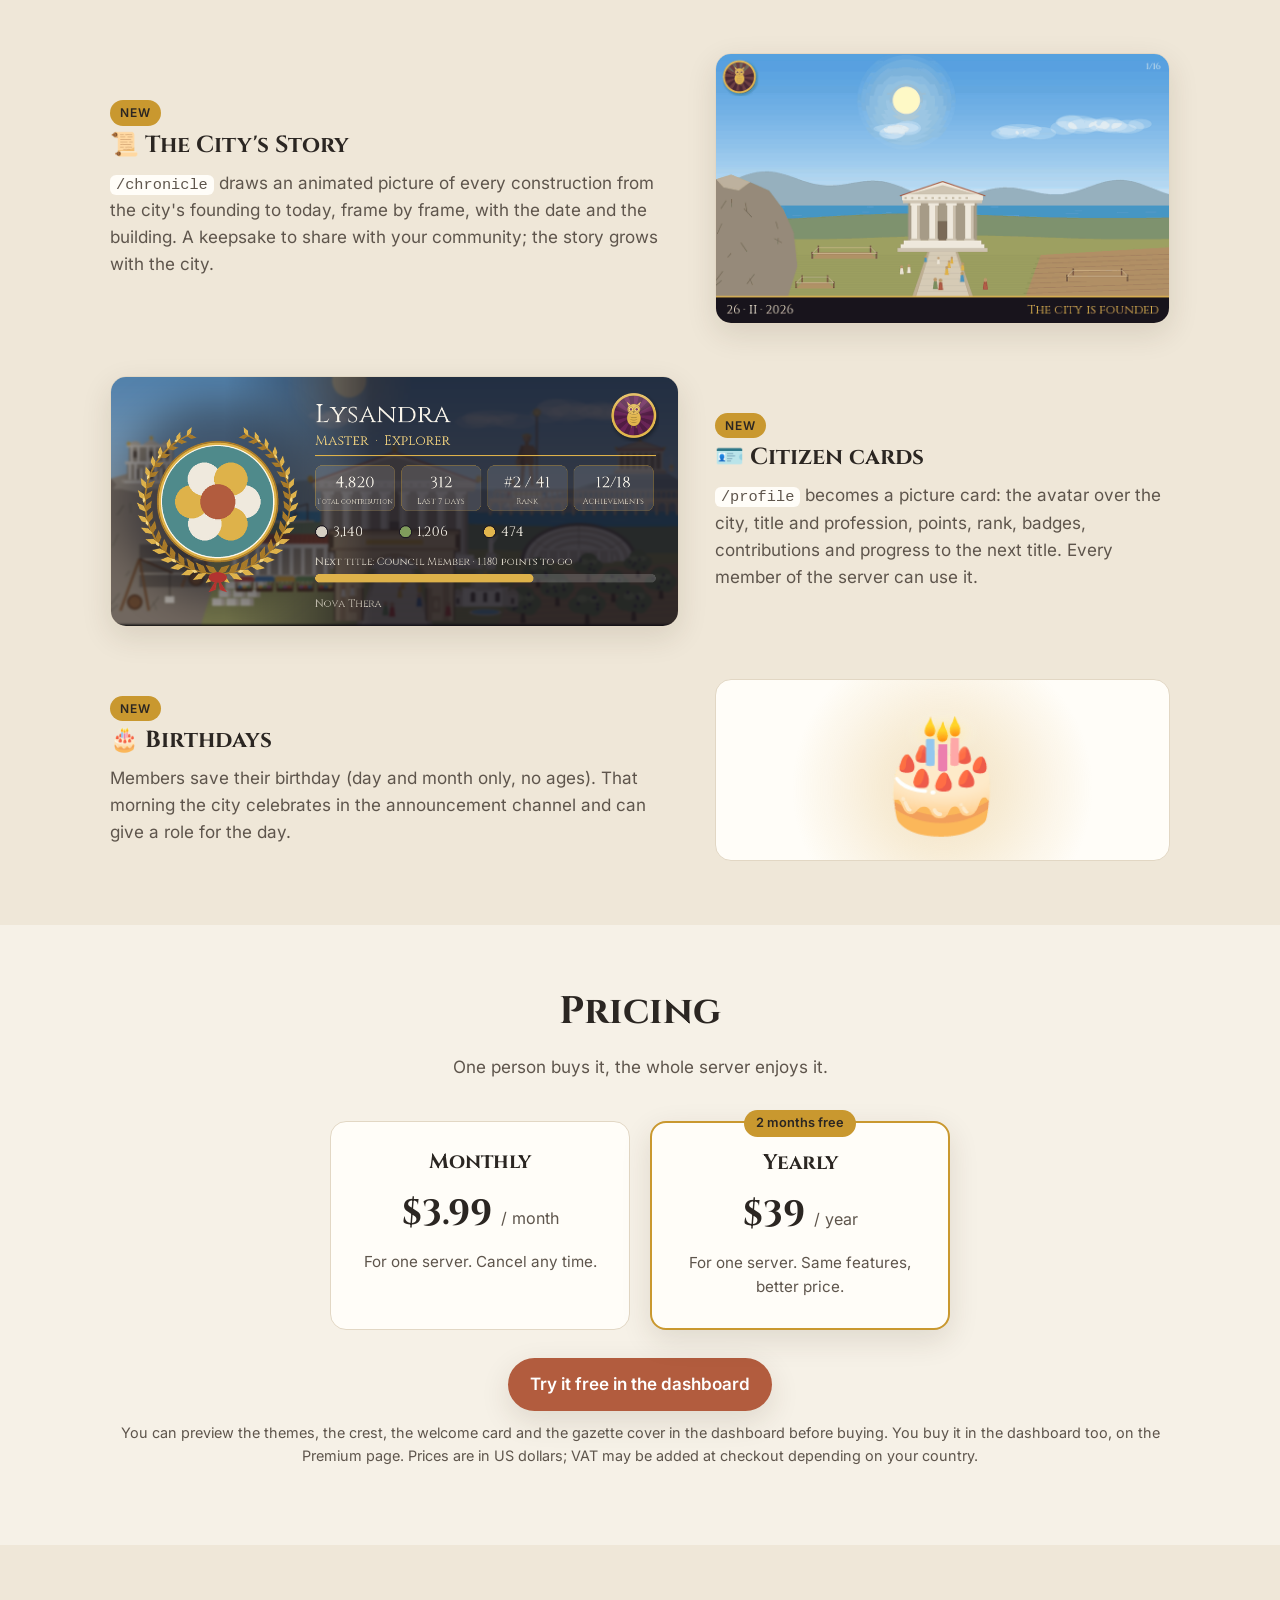
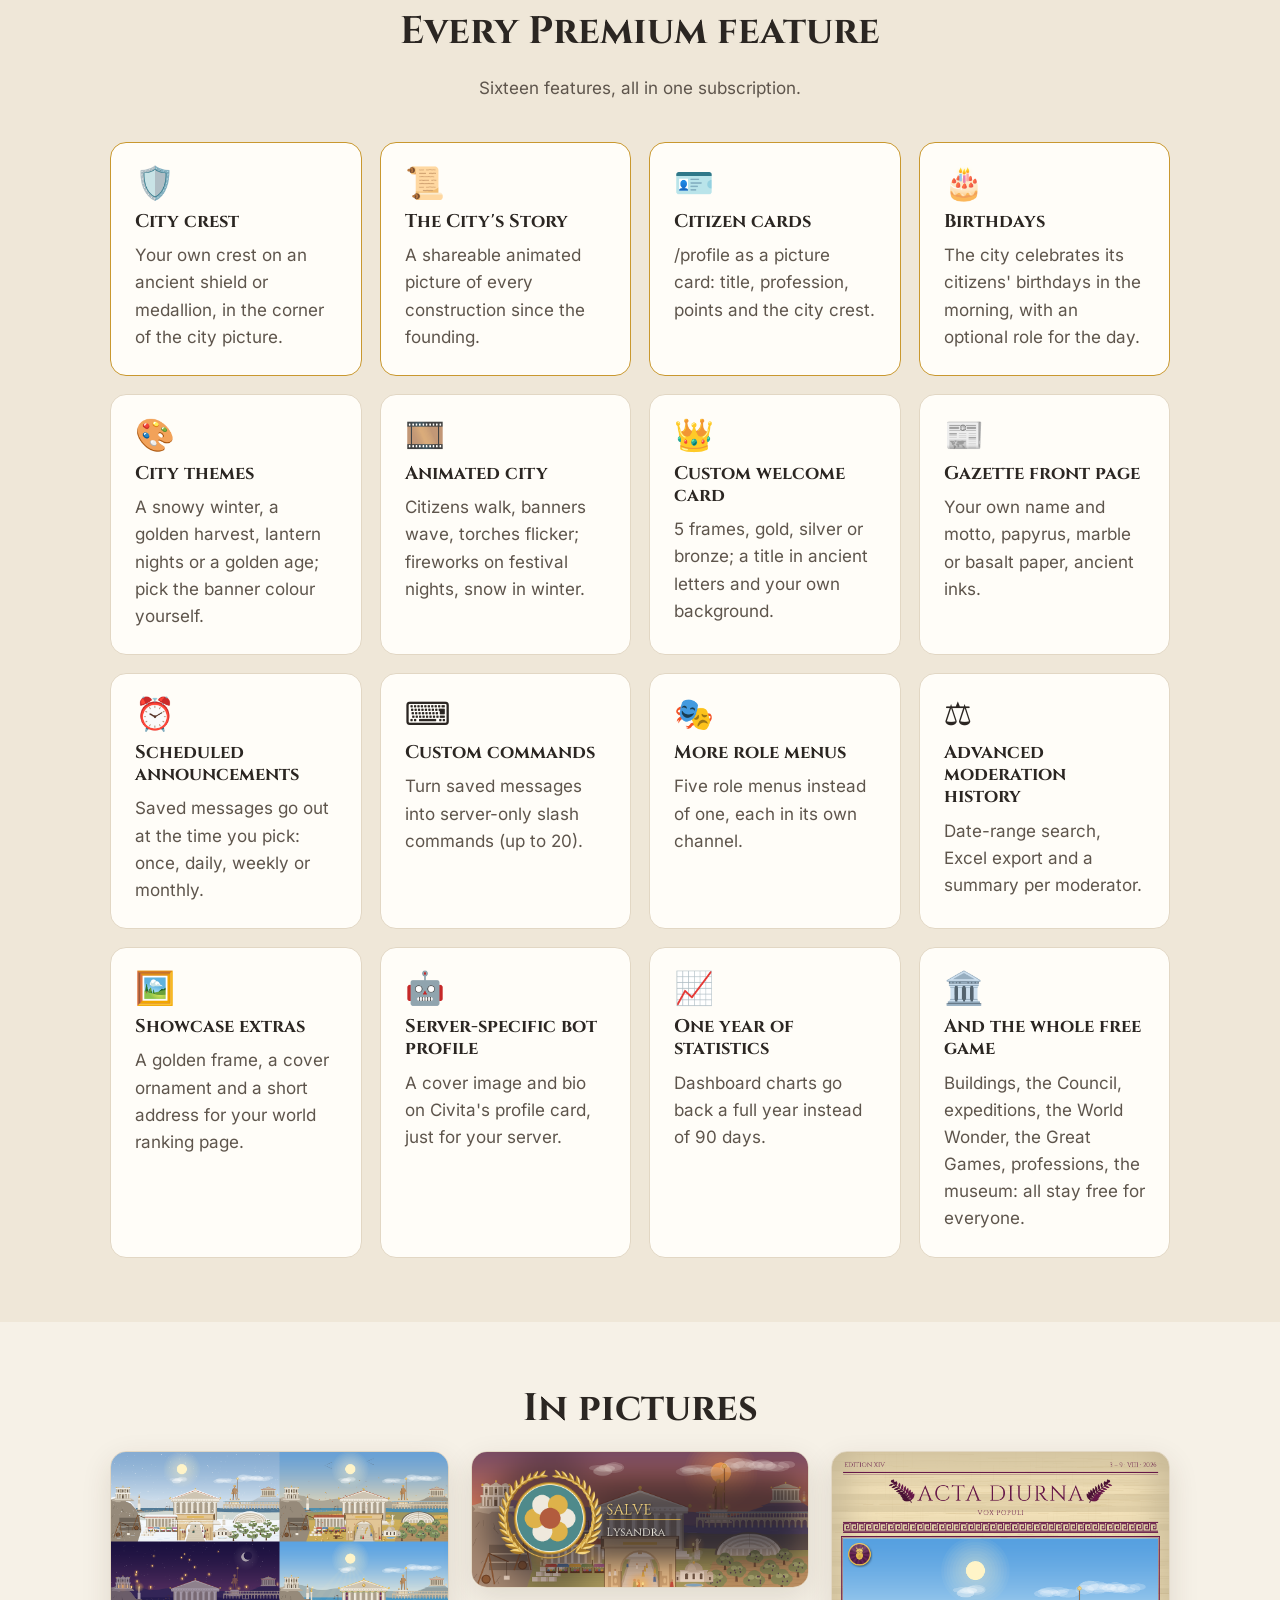
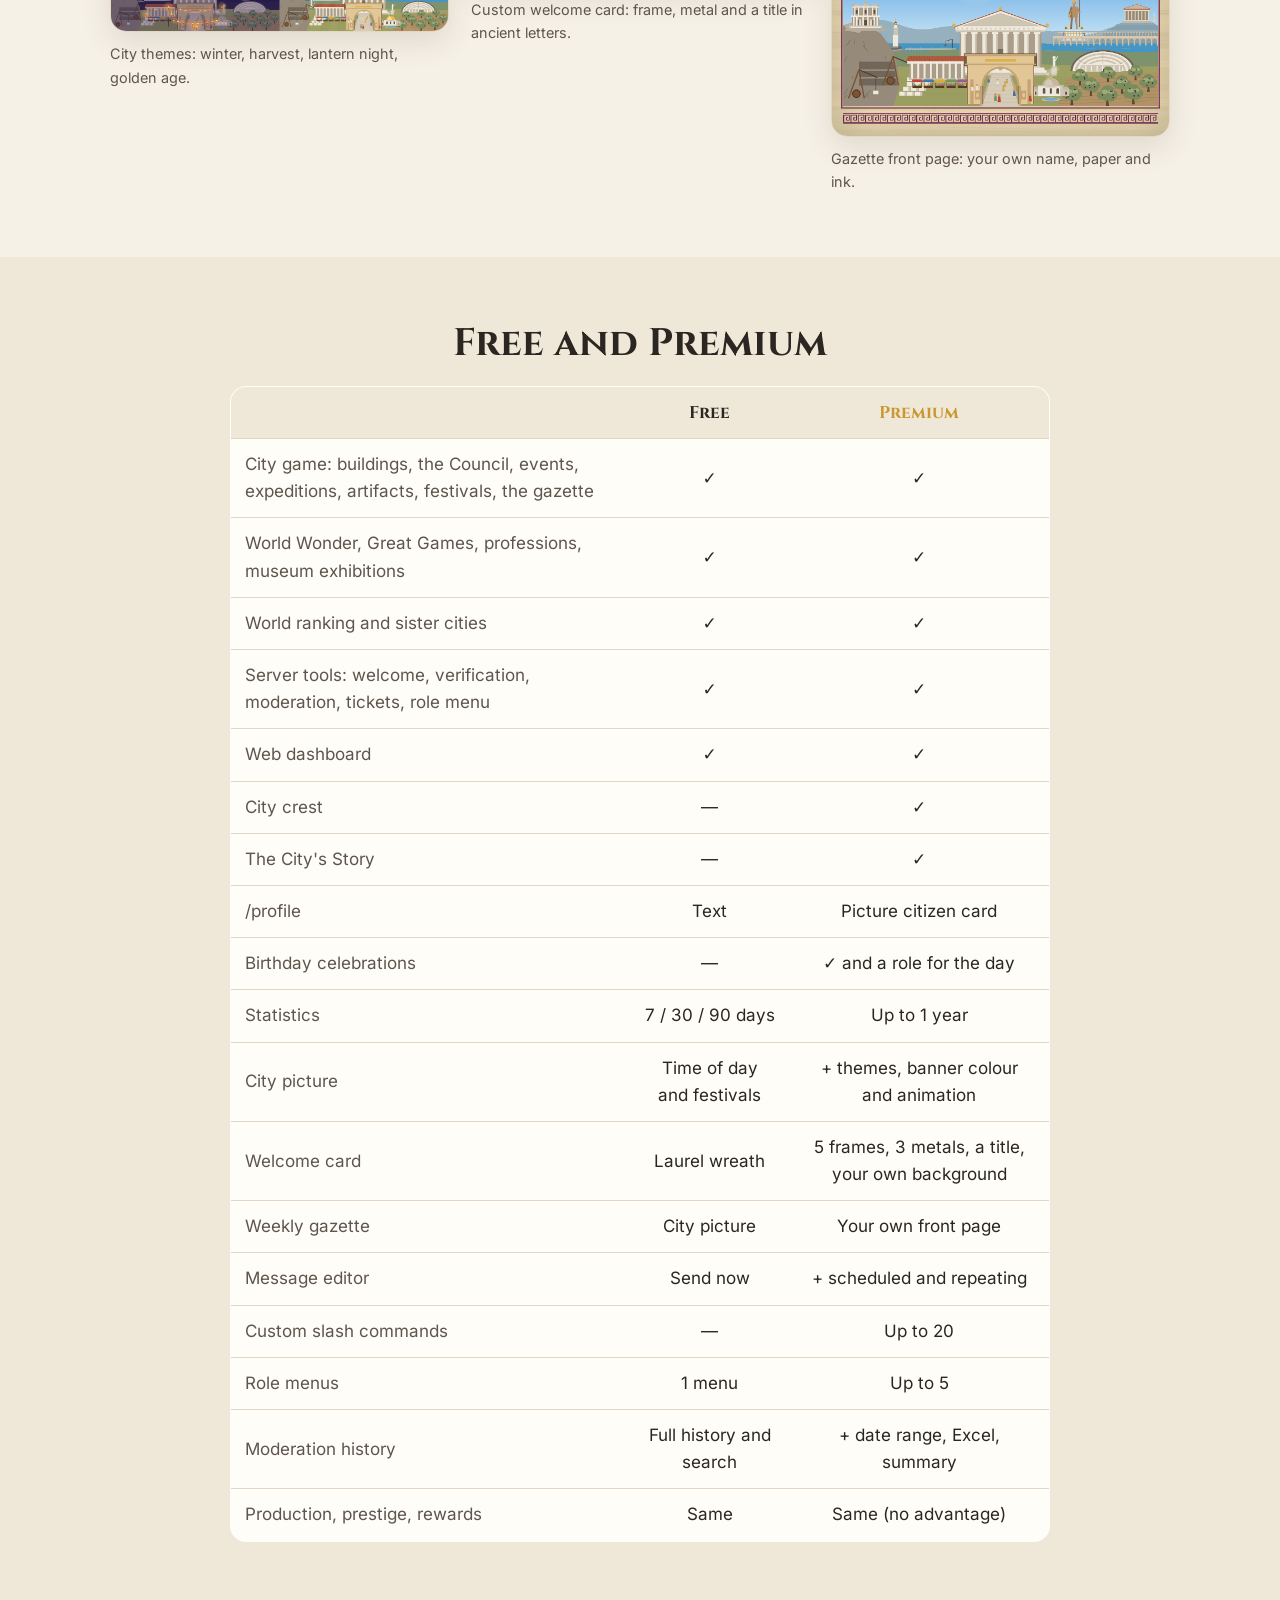
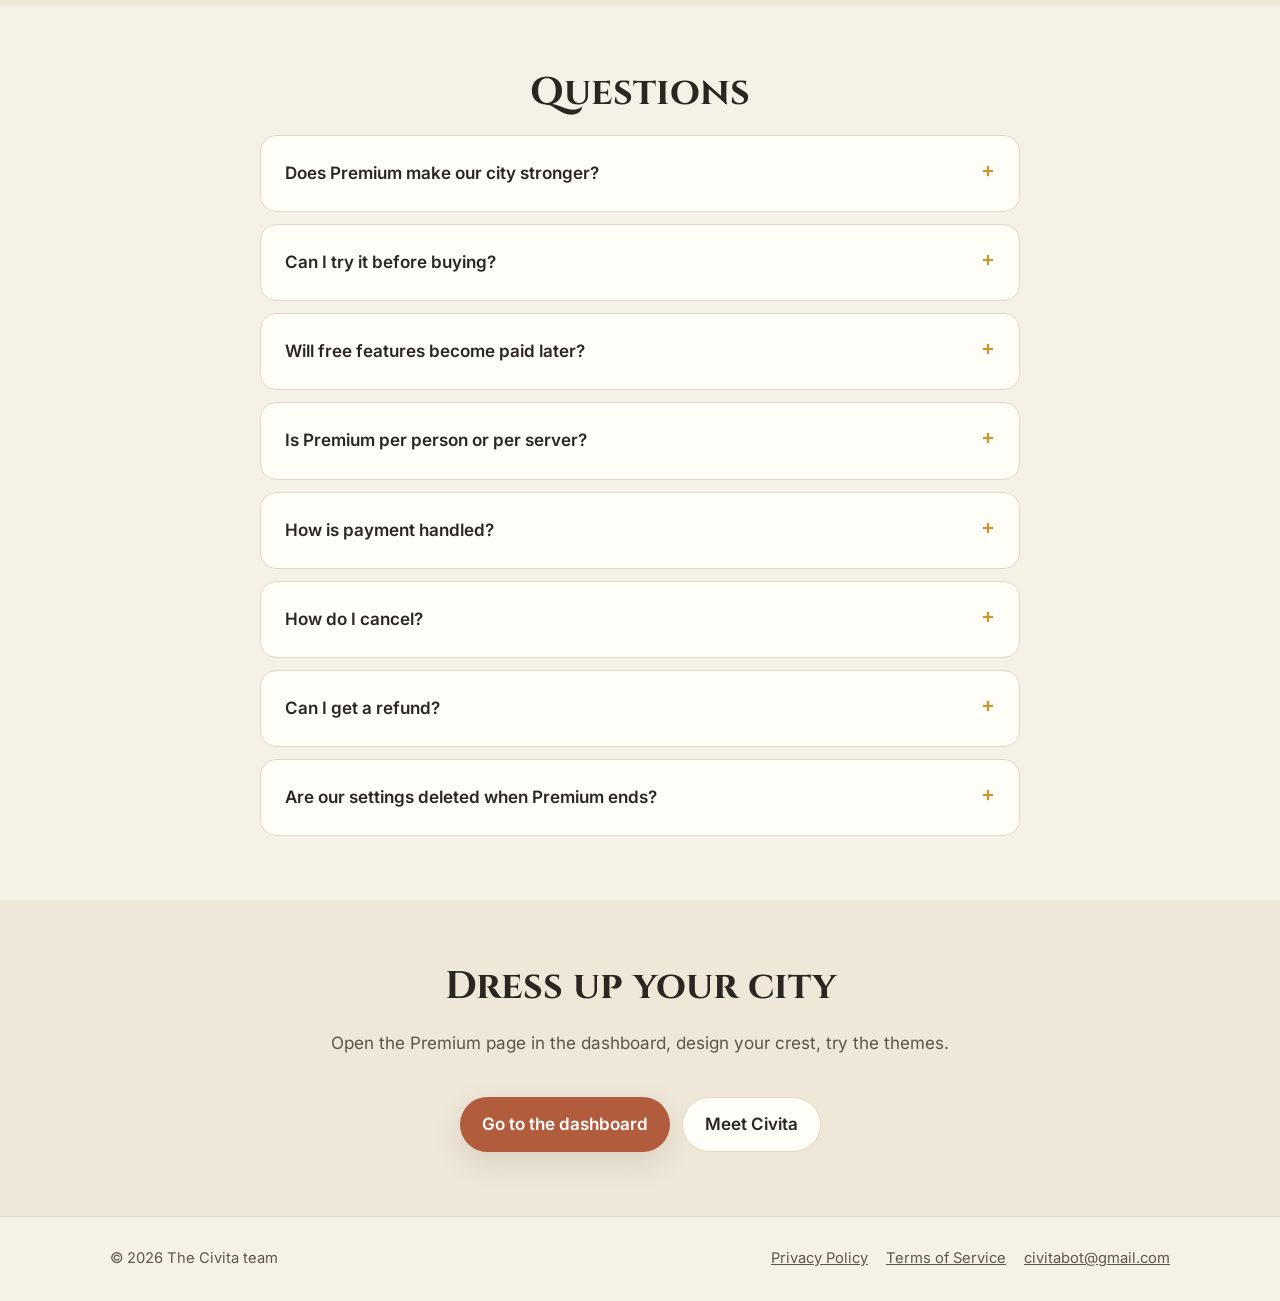
<file: premium/index.html>
<!doctype html>
<html lang="tr">
<head>
  <meta charset="utf-8">
  <meta name="viewport" content="width=device-width, initial-scale=1">
  <title>Civita Premium: şehrine ekstralar</title>
  <meta name="description" content="Civita Premium, sunucu başına isteğe bağlı bir abonelik: şehir arması, şehrin hikâyesi, vatandaş kartları, doğum günleri, temalar, hareketli şehir ve daha fazlası. Oyunda avantaj sağlamaz.">
  <meta property="og:title" content="Civita Premium: şehrine ekstralar">
  <meta property="og:description" content="Civita Premium, sunucu başına isteğe bağlı bir abonelik: şehir arması, şehrin hikâyesi, vatandaş kartları, doğum günleri, temalar, hareketli şehir ve daha fazlası. Oyunda avantaj sağlamaz.">
  <meta property="og:image" content="https://civita.kenzai.dev/img/premium-city.png">
  <meta property="og:url" content="https://civita.kenzai.dev/premium/">
  <meta name="twitter:card" content="summary_large_image">
  <link rel="canonical" href="https://civita.kenzai.dev/premium/">
  <link rel="icon" href="/favicon.svg" type="image/svg+xml">
  <link rel="stylesheet" href="/style.css?v=7">
</head>
<body>
  <nav class="nav">
    <div class="wrap">
      <a class="brand" lang="en" href="/">🏛️ Civita</a>
      <a class="link" href="/#features" data-i18n="nav_features">Özellikler</a>
      <a class="link" href="/premium/" data-i18n="nav_premium" aria-current="page">Premium</a>
      <a class="link" href="https://civita-panel.kenzai.dev/world" data-i18n="nav_world">Sıralama</a>
      <a class="link" href="https://civita-panel.kenzai.dev" data-i18n="nav_panel">Panel</a>
      <select class="lang" id="lang-select" aria-label="Dil / Language / Sprache / Idioma">
        <option value="tr">TR</option>
        <option value="en">EN</option>
        <option value="de">DE</option>
        <option value="es">ES</option>
      </select>
      <a class="btn btn-primary btn-small invite" href="#" data-i18n="nav_add">Sunucuna Ekle</a>
    </div>
  </nav>
  <header class="hero premium-hero">
    <div class="wrap">
      <p class="eyebrow">Civita Premium</p>
      <h1 data-i18n="hero_title">Şehrine ekstralar</h1>
      <p class="tagline" data-i18n="hero_text">Civita ücretsizdir ve ücretsiz kalacak. Premium, tek bir Discord sunucusu için isteğe bağlı bir abonelik: şehrini daha güzel gösterir, topluluğuna yeni anlar, yöneticilere daha çok araç verir. Oyunda hiçbir zaman avantaj sağlamaz.</p>
      <div class="actions">
        <a class="btn btn-primary" href="https://civita-panel.kenzai.dev" data-i18n="try">Panelde ücretsiz dene</a>
        <a class="btn btn-ghost" href="#plans" data-i18n="pricing_link">Fiyatlar</a>
      </div>
      <figure><img class="shot" src="/img/premium-city.png" width="1200" height="640" data-i18n-alt="hero_alt" alt="Köşesinde mor zeminli altın baykuşlu bir arma ve burunda dev bronz bir heykel bulunan gelişmiş bir Civita şehri"><figcaption class="caption" data-i18n="hero_caption">Şehir arması köşede, Dünya Harikası burunda: her resim o anki şehre göre çizilir.</figcaption></figure>
    </div>
  </header>

  <section class="alt" id="new">
    <div class="wrap">
      <h2 class="section-title" data-i18n="new_title">Yeni: dört Premium özelliği</h2>
      <p class="section-lead" data-i18n="new_lead">Bütün görseller Civita&#x27;nın kendisi tarafından çizilir; aşağıdakiler hayali bir örnek şehirden.</p>
      <div class="showcase">
        <figure><img class="shot" src="/img/premium-crests.png" width="1200" height="230" loading="lazy" data-i18n-alt="crest_alt" alt="Altı farklı şehir arması: baykuş, üç dişli mızrak, defne, gemi, sütun ve güneş"></figure>
        <div>
          <p class="badge-new" data-i18n="badge_new">Yeni</p>
          <h3>🛡️ <span data-i18n="crest_title">Şehir arması</span></h3>
          <p data-i18n-html="crest_html">Şehrine özel bir arma tasarla: Yunan yuvarlak kalkanı, Roma kalkanı ya da sikke madalyonu; baykuş, gemi, sütun gibi sekiz simge, zemin rengi, altın, gümüş ya da bronz ve bir desen. Arma şehrin resminin köşesinde mühür gibi durur: /city'de, gazetede, vitrinde, vatandaş kartlarında.</p>
        </div>
      </div>
      <div class="showcase reverse">
        <figure><img class="shot" src="/img/premium-story-tr.gif" data-src-lang="premium-story-{lang}.gif" width="960" height="568" loading="lazy" data-i18n-alt="story_alt" alt="Bir şehrin kuruluşundan bugüne her inşaatı tarihleriyle gösteren hareketli resim"></figure>
        <div>
          <p class="badge-new" data-i18n="badge_new">Yeni</p>
          <h3>📜 <span data-i18n="story_title">Şehrin Hikâyesi</span></h3>
          <p data-i18n-html="story_html"><code>/tarihçe</code> şehrin kuruluş gününden bugüne her inşaatını, tarihi ve bina adıyla birlikte kare kare gösteren hareketli bir resim çizer. Topluluğunla paylaşmak için güzel bir anı; şehir büyüdükçe hikâye de uzar.</p>
        </div>
      </div>
      <div class="showcase">
        <figure><img class="shot" src="/img/premium-card-tr.png" data-src-lang="premium-card-{lang}.png" width="1000" height="440" loading="lazy" data-i18n-alt="card_alt" alt="Defne çerçeveli profil resmi, unvan, meslek, puanlar ve ilerleme çubuğu olan bir vatandaş kartı"></figure>
        <div>
          <p class="badge-new" data-i18n="badge_new">Yeni</p>
          <h3>🪪 <span data-i18n="card_title">Vatandaş kartları</span></h3>
          <p data-i18n-html="card_html"><code>/profil</code> resimli bir karta dönüşür: şehrin üzerinde profil resmi, unvan ve meslek, puanlar, sıra, rozetler, katkılar ve sonraki unvana ilerleme. Sunucunun bütün üyeleri kullanır.</p>
        </div>
      </div>
      <div class="showcase reverse">
        <div class="birthday-art" aria-hidden="true">🎂</div>
        <div>
          <p class="badge-new" data-i18n="badge_new">Yeni</p>
          <h3>🎂 <span data-i18n="birthday_title">Doğum günleri</span></h3>
          <p data-i18n-html="birthday_html">Üyeler doğum gününü kaydeder (yalnızca gün ve ay, yaş sorulmaz). O sabah şehir duyuru kanalında kutlar; istersen doğum günü olana 24 saatlik bir rol verilir.</p>
        </div>
      </div>
    </div>
  </section>

  <section id="plans">
    <div class="wrap">
      <h2 class="section-title" data-i18n="plans_title">Fiyatlar</h2>
      <p class="section-lead" data-i18n="plans_lead">Bir kişi alır, bütün sunucu faydalanır.</p>
      <div class="plans">
        <div class="plan">
          <h2 data-i18n="monthly">Aylık</h2>
          <p class="price"><span class="amount" data-i18n="monthly_price">3,99 $</span> <span data-i18n="per_month">/ ay</span></p>
          <p class="plan-note" data-i18n="monthly_note">Bir sunucu için. İstediğin zaman iptal et.</p>
        </div>
        <div class="plan plan-best">
          <p class="badge" data-i18n="yearly_badge">2 ay bedava</p>
          <h2 data-i18n="yearly">Yıllık</h2>
          <p class="price"><span class="amount" data-i18n="yearly_price">39 $</span> <span data-i18n="per_year">/ yıl</span></p>
          <p class="plan-note" data-i18n="yearly_note">Bir sunucu için. Aynı özellikler, daha uygun fiyat.</p>
        </div>
      </div>
      <p class="plans-cta"><a class="btn btn-primary" href="https://civita-panel.kenzai.dev" data-i18n="try">Panelde ücretsiz dene</a></p>
      <p class="caption center" data-i18n="plans_caption">Temaları, armayı, hoş geldin kartını ve gazete kapağını panelde satın almadan önce deneyebilirsin. Satın alma da panelden, Premium sayfasından yapılır. Fiyatlar ABD doları cinsindendir; ülkene göre ödeme sırasında KDV eklenebilir.</p>
    </div>
  </section>

  <section class="alt" id="features">
    <div class="wrap">
      <h2 class="section-title" data-i18n="features_title">Bütün Premium özellikleri</h2>
      <p class="section-lead" data-i18n="features_lead">On altı özellik, hepsi tek abonelikte.</p>
      <div class="features">
        <div class="feature feature-premium"><div class="icon">🛡️</div><h3 data-i18n="fx_crest_t">Şehir arması</h3><p data-i18n="fx_crest_d">Antik bir kalkan ya da madalyon üzerinde şehrine özel arma; şehrin resminin köşesinde.</p></div>
        <div class="feature feature-premium"><div class="icon">📜</div><h3 data-i18n="fx_story_t">Şehrin Hikâyesi</h3><p data-i18n="fx_story_d">Kuruluştan bugüne her inşaatı gösteren, paylaşılabilir hareketli resim.</p></div>
        <div class="feature feature-premium"><div class="icon">🪪</div><h3 data-i18n="fx_card_t">Vatandaş kartları</h3><p data-i18n="fx_card_d">/profil resimli bir kart olarak çıkar: unvan, meslek, puanlar ve şehrin arması.</p></div>
        <div class="feature feature-premium"><div class="icon">🎂</div><h3 data-i18n="fx_birthday_t">Doğum günleri</h3><p data-i18n="fx_birthday_d">Şehir vatandaşlarının doğum gününü sabah kutlar; isteğe bağlı günlük rol.</p></div>
        <div class="feature"><div class="icon">🎨</div><h3 data-i18n="fx_themes_t">Şehir temaları</h3><p data-i18n="fx_themes_d">Karlı bir kış, altın bir hasat, fenerli geceler ya da bir altın çağ; bayrak rengini kendin seç.</p></div>
        <div class="feature"><div class="icon">🎞️</div><h3 data-i18n="fx_animated_t">Hareketli şehir</h3><p data-i18n="fx_animated_d">Vatandaşlar yürür, bayraklar dalgalanır, meşaleler titrer; festival gecelerinde havai fişek, kışın kar.</p></div>
        <div class="feature"><div class="icon">👑</div><h3 data-i18n="fx_welcome_t">Özel hoş geldin kartı</h3><p data-i18n="fx_welcome_d">5 çerçeve, altın, gümüş ya da bronz; antik harflerle başlık ve kendi arka planın.</p></div>
        <div class="feature"><div class="icon">📰</div><h3 data-i18n="fx_gazette_t">Gazete ön sayfası</h3><p data-i18n="fx_gazette_d">Kendi adın ve sloganın, papirüs, mermer ya da bazalt kâğıt, antik mürekkepler.</p></div>
        <div class="feature"><div class="icon">⏰</div><h3 data-i18n="fx_schedules_t">Zamanlanmış duyurular</h3><p data-i18n="fx_schedules_d">Kayıtlı mesajlar seçtiğin saatte gider: bir kez, her gün, her hafta ya da her ay.</p></div>
        <div class="feature"><div class="icon">⌨️</div><h3 data-i18n="fx_commands_t">Özel komutlar</h3><p data-i18n="fx_commands_d">Kayıtlı mesajlarını sunucuna özel slash komutlarına dönüştür (20&#x27;ye kadar).</p></div>
        <div class="feature"><div class="icon">🎭</div><h3 data-i18n="fx_roles_t">Birden çok rol menüsü</h3><p data-i18n="fx_roles_d">Bir yerine beş rol menüsü, her biri kendi kanalında.</p></div>
        <div class="feature"><div class="icon">⚖️</div><h3 data-i18n="fx_mod_t">Gelişmiş moderasyon geçmişi</h3><p data-i18n="fx_mod_d">Tarih aralığıyla arama, Excel&#x27;e aktarma ve moderatör özeti.</p></div>
        <div class="feature"><div class="icon">🖼️</div><h3 data-i18n="fx_showcase_t">Vitrin süsleri</h3><p data-i18n="fx_showcase_d">Dünya sıralamasındaki sayfana altın çerçeve, kapak süsü ve kısa bir adres.</p></div>
        <div class="feature"><div class="icon">🤖</div><h3 data-i18n="fx_bot_t">Sunucuya özel bot profili</h3><p data-i18n="fx_bot_d">Civita&#x27;nın profil kartında sunucuna özel kapak ve açıklama.</p></div>
        <div class="feature"><div class="icon">📈</div><h3 data-i18n="fx_stats_t">1 yıllık istatistik</h3><p data-i18n="fx_stats_d">Paneldeki grafikler 90 gün yerine tam bir yıl geriye gider.</p></div>
        <div class="feature"><div class="icon">🏛️</div><h3 data-i18n="fx_free_t">Ve bütün ücretsiz oyun</h3><p data-i18n="fx_free_d">Binalar, Meclis, seferler, Dünya Harikası, Büyük Oyunlar, meslekler, müze: hepsi herkes için ücretsiz kalır.</p></div>
      </div>
    </div>
  </section>

  <section>
    <div class="wrap">
      <h2 class="section-title" data-i18n="gallery_title">Görsellerle</h2>
      <div class="gallery">
        <figure><img class="shot" src="/img/premium-themes.png" width="1200" height="640" loading="lazy" data-i18n-alt="g_themes_alt" alt="Aynı şehrin dört teması: kış, hasat, fener gecesi ve altın çağ"><figcaption class="caption" data-i18n="g_themes">Şehir temaları: kış, hasat, fener gecesi, altın çağ.</figcaption></figure>
        <figure><img class="shot" src="/img/premium-welcome.png" width="1000" height="400" loading="lazy" data-i18n-alt="g_welcome_alt" alt="Altın taçlı çerçevede bir profil resmi ve Salve başlığı olan hoş geldin kartı"><figcaption class="caption" data-i18n="g_welcome">Özel hoş geldin kartı: çerçeve, metal ve antik harflerle başlık.</figcaption></figure>
        <figure><img class="shot" src="/img/premium-gazette.png" loading="lazy" data-i18n-alt="g_gazette_alt" alt="Papirüs kâğıtlı, Acta Diurna adlı antik bir gazete ön sayfası"><figcaption class="caption" data-i18n="g_gazette">Gazete ön sayfası: kendi adın, kâğıdın ve mürekkebin.</figcaption></figure>
      </div>
    </div>
  </section>

  <section class="alt">
    <div class="wrap">
      <h2 class="section-title" data-i18n="compare_title">Ücretsiz ve Premium</h2>
      <div class="compare-box">
        <table class="compare">
          <thead><tr><th></th><th data-i18n="col_free">Ücretsiz</th><th>Premium</th></tr></thead>
          <tbody>
            <tr><td data-i18n="c_game">Şehir oyunu: binalar, Meclis, olaylar, seferler, eserler, festivaller, gazete</td><td>✓</td><td>✓</td></tr>
            <tr><td data-i18n="c_new">Dünya Harikası, Büyük Oyunlar, meslekler, müze sergileri</td><td>✓</td><td>✓</td></tr>
            <tr><td data-i18n="c_world">Dünya sıralaması ve kardeş şehirler</td><td>✓</td><td>✓</td></tr>
            <tr><td data-i18n="c_tools">Sunucu araçları: hoş geldin, doğrulama, moderasyon, destek talepleri, rol menüsü</td><td>✓</td><td>✓</td></tr>
            <tr><td data-i18n="c_panel">Web paneli</td><td>✓</td><td>✓</td></tr>
            <tr><td data-i18n="c_crest">Şehir arması</td><td>—</td><td>✓</td></tr>
            <tr><td data-i18n="c_story">Şehrin Hikâyesi</td><td>—</td><td>✓</td></tr>
            <tr><td data-i18n="c_profile">/profil</td><td data-i18n="c_profile_free">Yazılı</td><td data-i18n="c_profile_premium">Resimli vatandaş kartı</td></tr>
            <tr><td data-i18n="c_birthday">Doğum günü kutlamaları</td><td>—</td><td data-i18n="c_birthday_premium">✓ ve günlük rol</td></tr>
            <tr><td data-i18n="c_stats">İstatistikler</td><td data-i18n="c_stats_free">7 / 30 / 90 gün</td><td data-i18n="c_stats_premium">1 yıla kadar</td></tr>
            <tr><td data-i18n="c_picture">Şehir resmi</td><td data-i18n="c_picture_free">Gün saati ve festivaller</td><td data-i18n="c_picture_premium">+ temalar, bayrak rengi ve hareket</td></tr>
            <tr><td data-i18n="c_welcome">Hoş geldin kartı</td><td data-i18n="c_welcome_free">Defne çelengi</td><td data-i18n="c_welcome_premium">5 çerçeve, 3 metal, başlık, kendi arka planın</td></tr>
            <tr><td data-i18n="c_gazette">Haftalık gazete</td><td data-i18n="c_gazette_free">Şehir resmi</td><td data-i18n="c_gazette_premium">Kendi ön sayfan</td></tr>
            <tr><td data-i18n="c_messages">Mesaj düzenleyici</td><td data-i18n="c_messages_free">Hemen gönder</td><td data-i18n="c_messages_premium">+ zamanlanmış ve tekrarlı</td></tr>
            <tr><td data-i18n="c_custom">Özel slash komutları</td><td>—</td><td data-i18n="c_custom_premium">20&#x27;ye kadar</td></tr>
            <tr><td data-i18n="c_menus">Rol menüleri</td><td data-i18n="c_menus_free">1 menü</td><td data-i18n="c_menus_premium">5 menüye kadar</td></tr>
            <tr><td data-i18n="c_modlog">Moderasyon geçmişi</td><td data-i18n="c_modlog_free">Bütün geçmiş ve arama</td><td data-i18n="c_modlog_premium">+ tarih aralığı, Excel, özet</td></tr>
            <tr><td data-i18n="c_fair">Üretim, prestij, ödüller</td><td data-i18n="c_fair_free">Aynı</td><td data-i18n="c_fair_premium">Aynı (avantaj yok)</td></tr>
          </tbody>
        </table>
      </div>
    </div>
  </section>

  <section id="faq">
    <div class="wrap">
      <h2 class="section-title" data-i18n="faq_title">Sorular</h2>
      <div class="faq">
        <details class="faq-item"><summary data-i18n="faq_power_q">Premium şehrimizi güçlendirir mi?</summary><p data-i18n="faq_power_a">Hayır. Premium şehirler ücretsiz olanlarla tam olarak aynı üretir, aynı ödülleri alır ve ek prestij kazanmaz; dünya sıralaması ve Büyük Oyunlar adil kalır.</p></details>
        <details class="faq-item"><summary data-i18n="faq_try_q">Satın almadan deneyebilir miyim?</summary><p data-i18n="faq_try_a">Evet. Panelin Premium sayfasında temaları, şehir armasını, hoş geldin kartını ve gazete kapağını önizleyebilirsin. Kaydetmek için Premium gerekir.</p></details>
        <details class="faq-item"><summary data-i18n="faq_free_q">Ücretsiz özellikler ileride ücretli olur mu?</summary><p data-i18n="faq_free_a">Hayır. Bugün ücretsiz olan her şey ücretsiz kalır.</p></details>
        <details class="faq-item"><summary data-i18n="faq_server_q">Premium bir kişiye mi, sunucuya mı?</summary><p data-i18n="faq_server_a">Sunucuya. Bir yönetici alır, o sunucudaki herkes faydalanır. Birden çok sunucun varsa her biri için ayrı abonelik gerekir.</p></details>
        <details class="faq-item"><summary data-i18n="faq_pay_q">Ödeme nasıl alınıyor?</summary><p data-i18n="faq_pay_a">Ödemeleri satıcımız Polar alır (&quot;merchant of record&quot;). Kart bilgilerin onlara gider, Civita&#x27;ya hiç gelmez. Makbuzun e-postayla gelir.</p></details>
        <details class="faq-item"><summary data-i18n="faq_cancel_q">Nasıl iptal ederim?</summary><p data-i18n="faq_cancel_a">Panelden ya da makbuzundaki linkten istediğin zaman iptal et. Premium, ödediğin sürenin sonuna kadar açık kalır ve yenilenmez.</p></details>
        <details class="faq-item"><summary data-i18n="faq_refund_q">İade alabilir miyim?</summary><p data-i18n="faq_refund_a">Evet. Premium sana göre değilse ilk ödemenden sonraki 14 gün içinde bize e-posta at, tamamını iade edelim.</p></details>
        <details class="faq-item"><summary data-i18n="faq_keep_q">Premium biterse ayarlarımız silinir mi?</summary><p data-i18n="faq_keep_a">Hayır. Arma, tema, kart ve gazete ayarların saklanır; Premium&#x27;u yeniden açtığında hepsi geri gelir.</p></details>
      </div>
    </div>
  </section>

  <section class="alt cta">
    <div class="wrap">
      <h2 class="section-title" data-i18n="cta_title">Şehrini süsle</h2>
      <p class="section-lead" data-i18n="cta_lead">Panelde Premium sayfasını aç, armanı tasarla, temaları dene.</p>
      <div class="actions"><a class="btn btn-primary" href="https://civita-panel.kenzai.dev" data-i18n="cta_panel">Panele git</a><a class="btn btn-ghost" href="/" data-i18n="cta_home">Civita&#x27;yı tanı</a></div>
    </div>
  </section>
  <footer>
    <div class="wrap">
      <span data-i18n="foot_team">© 2026 Civita ekibi</span>
      <div class="links">
        <a href="/privacy/" data-i18n="foot_privacy">Gizlilik Politikası</a>
        <a href="/terms/" data-i18n="foot_terms">Kullanım Koşulları</a>
        <a href="mailto:civitabot@gmail.com">civitabot@gmail.com</a>
      </div>
    </div>
  </footer>
  <script src="/premium/texts.js?v=7"></script>
  <script src="/site.js?v=7"></script>
</body>
</html>
</file>
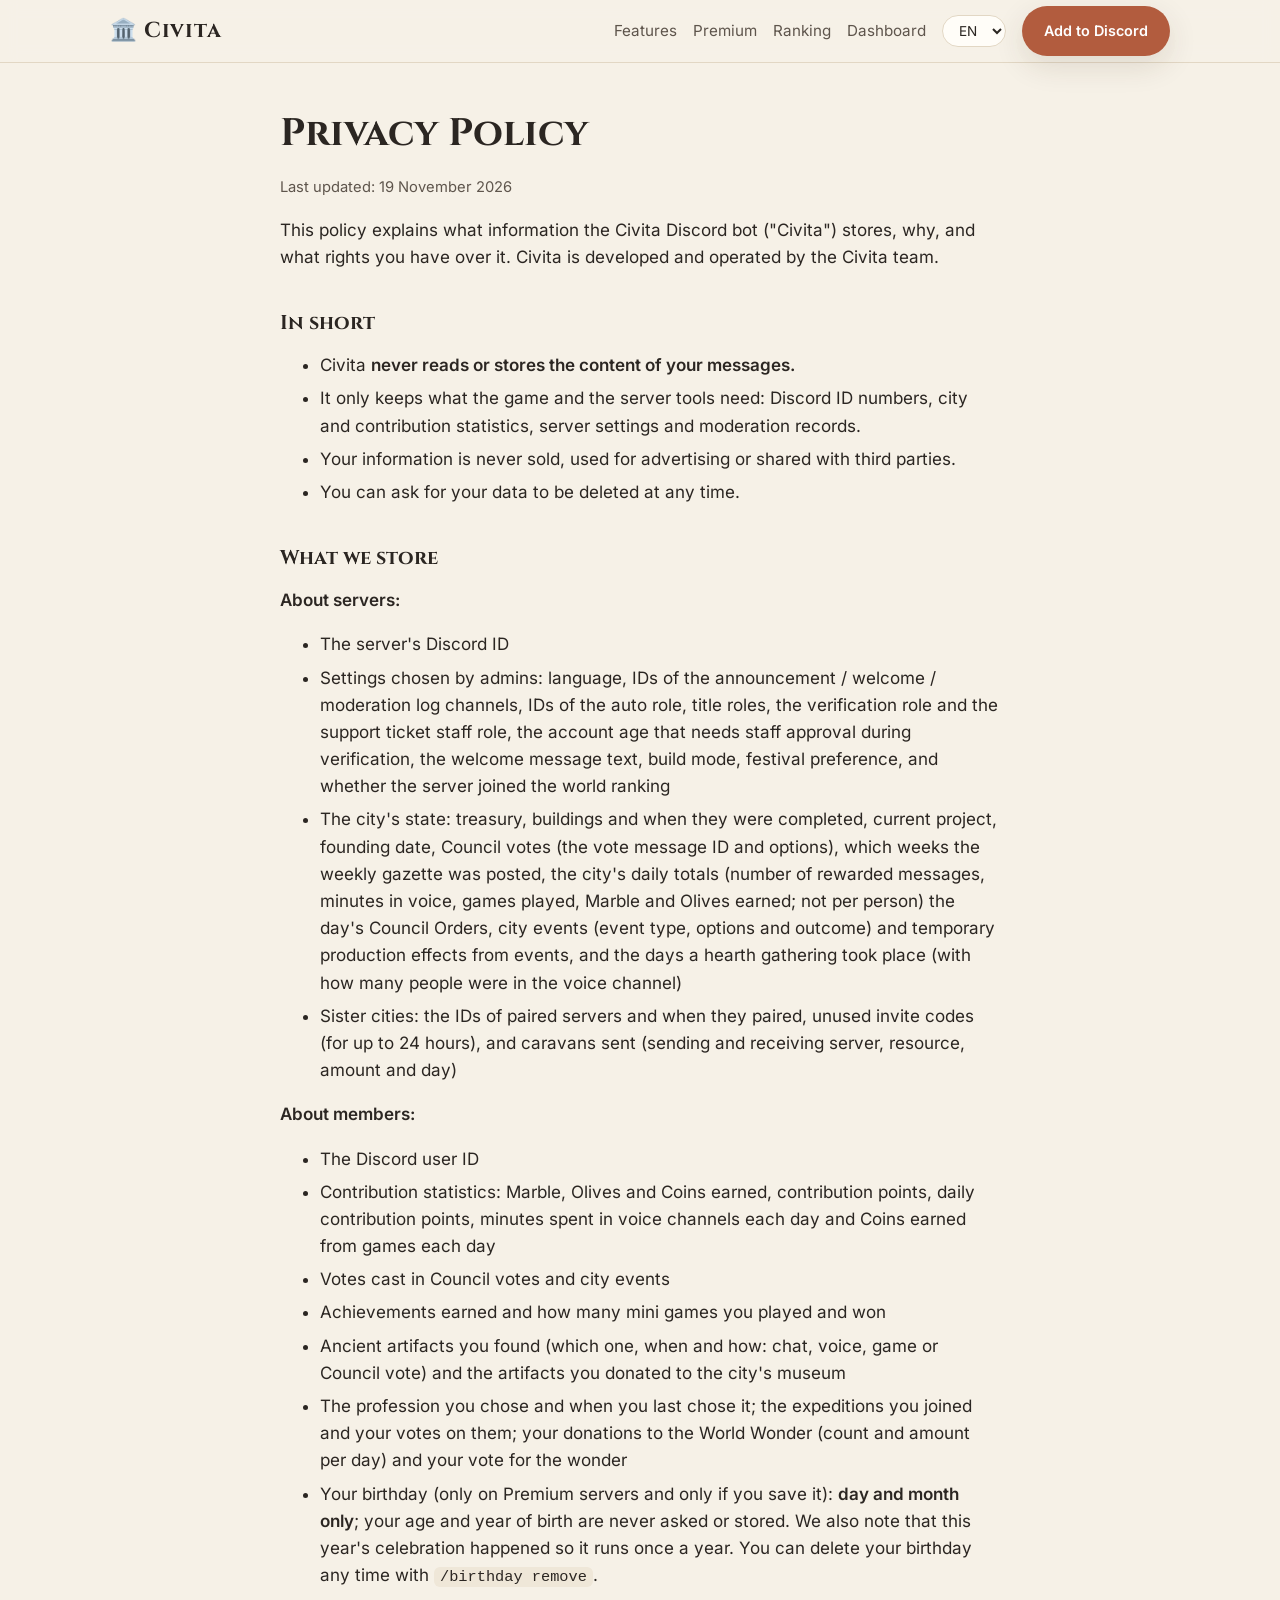
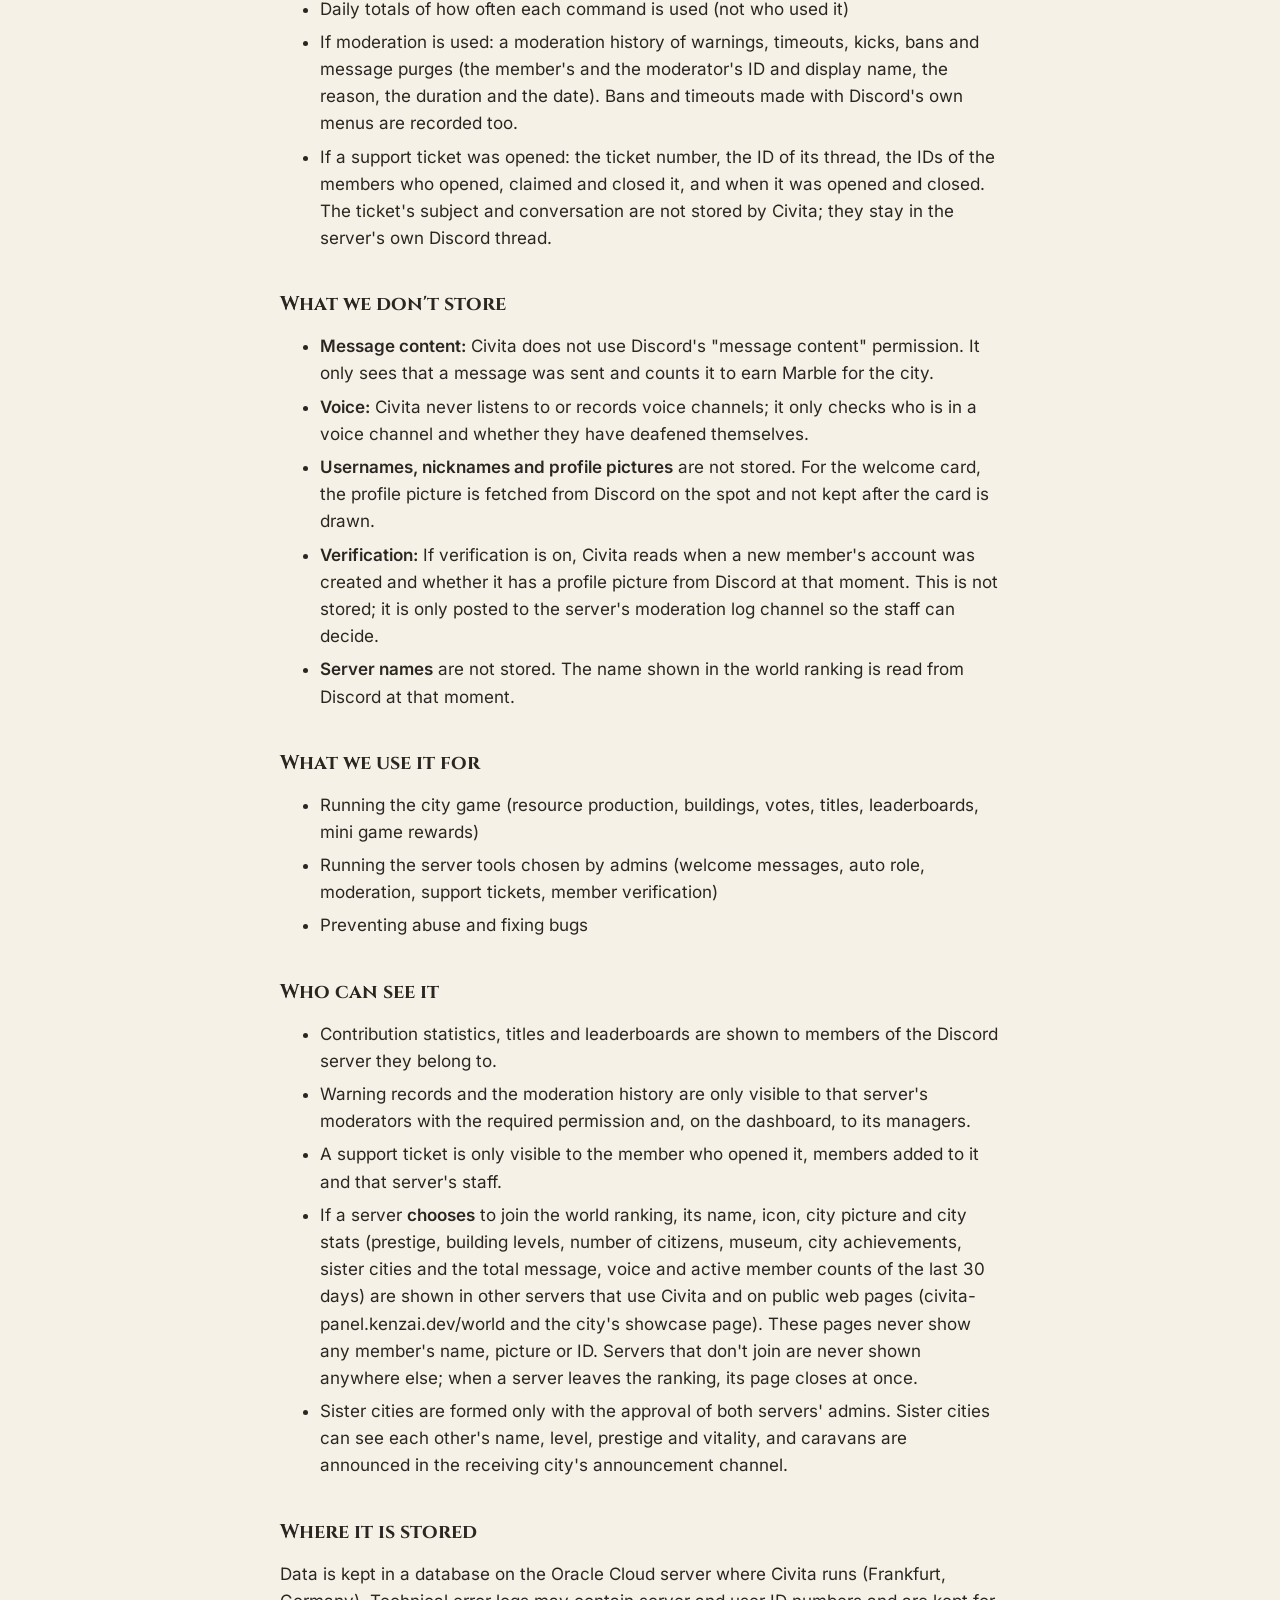
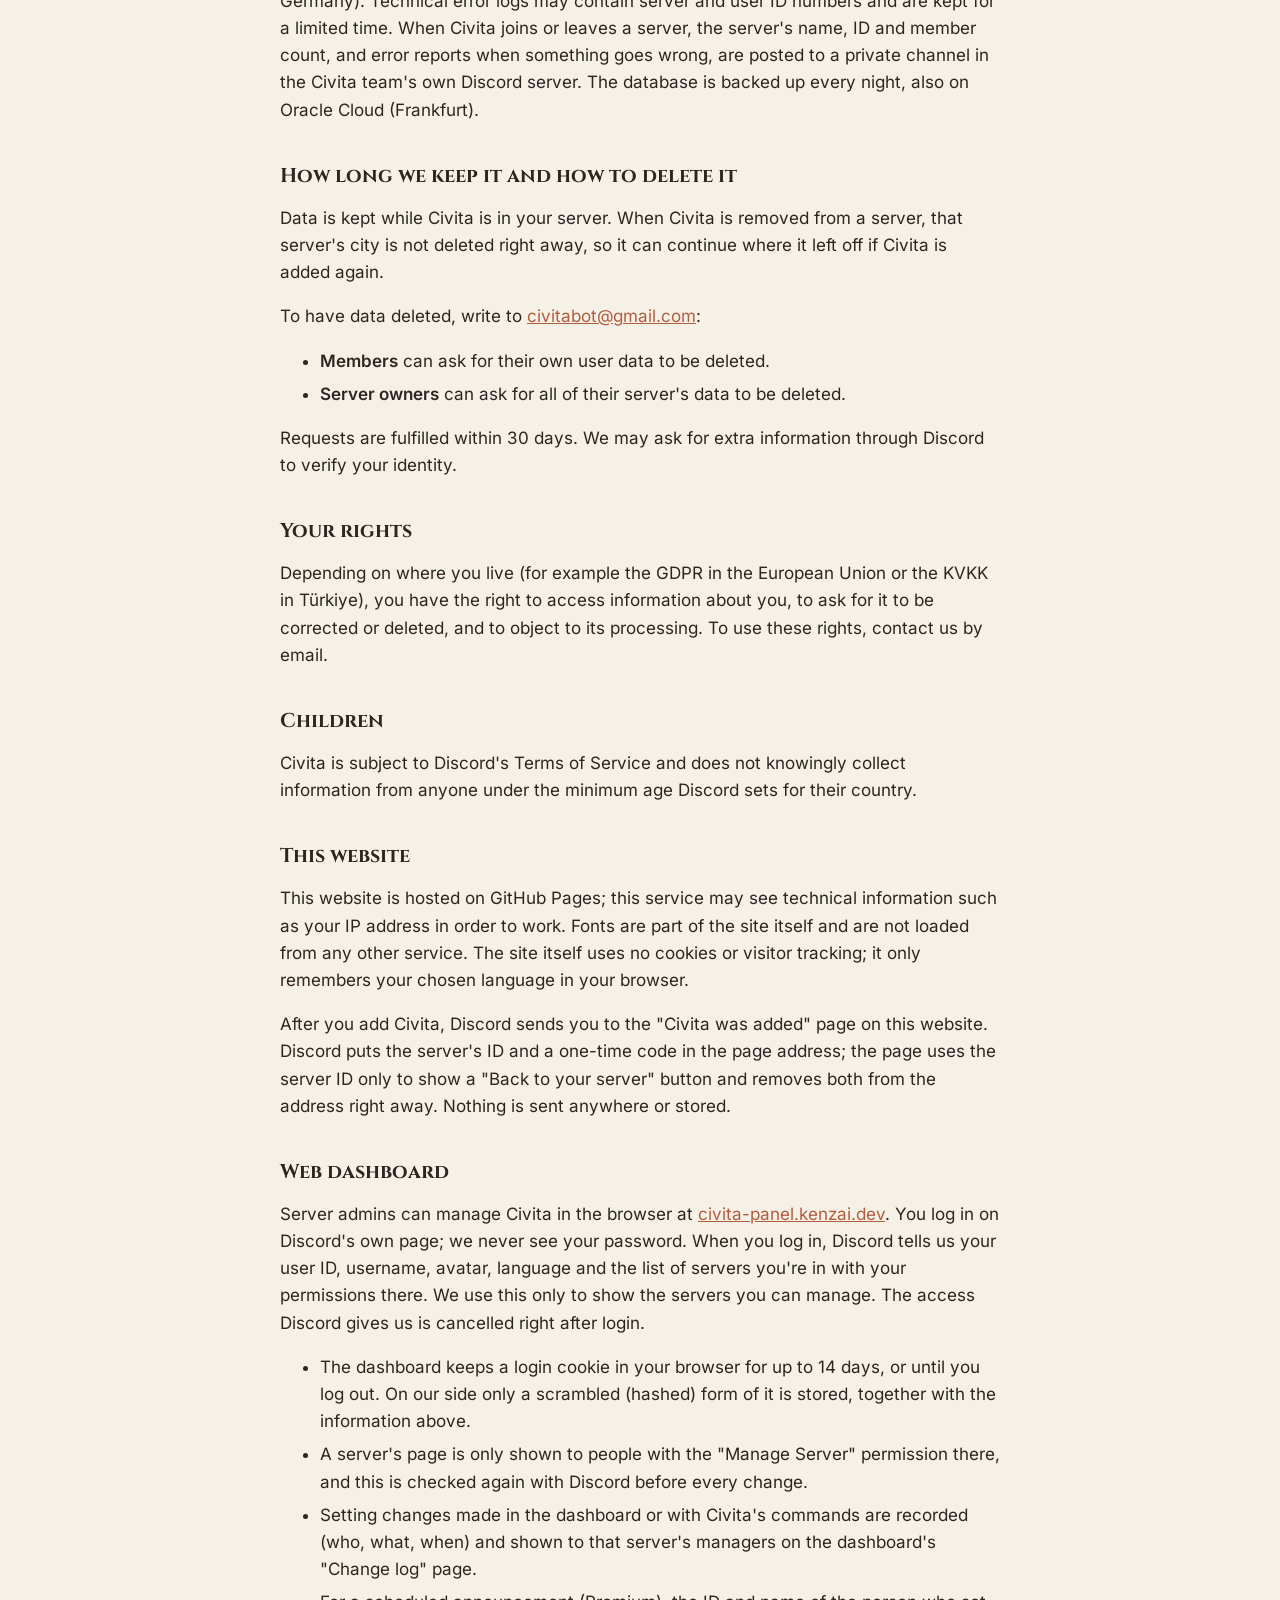
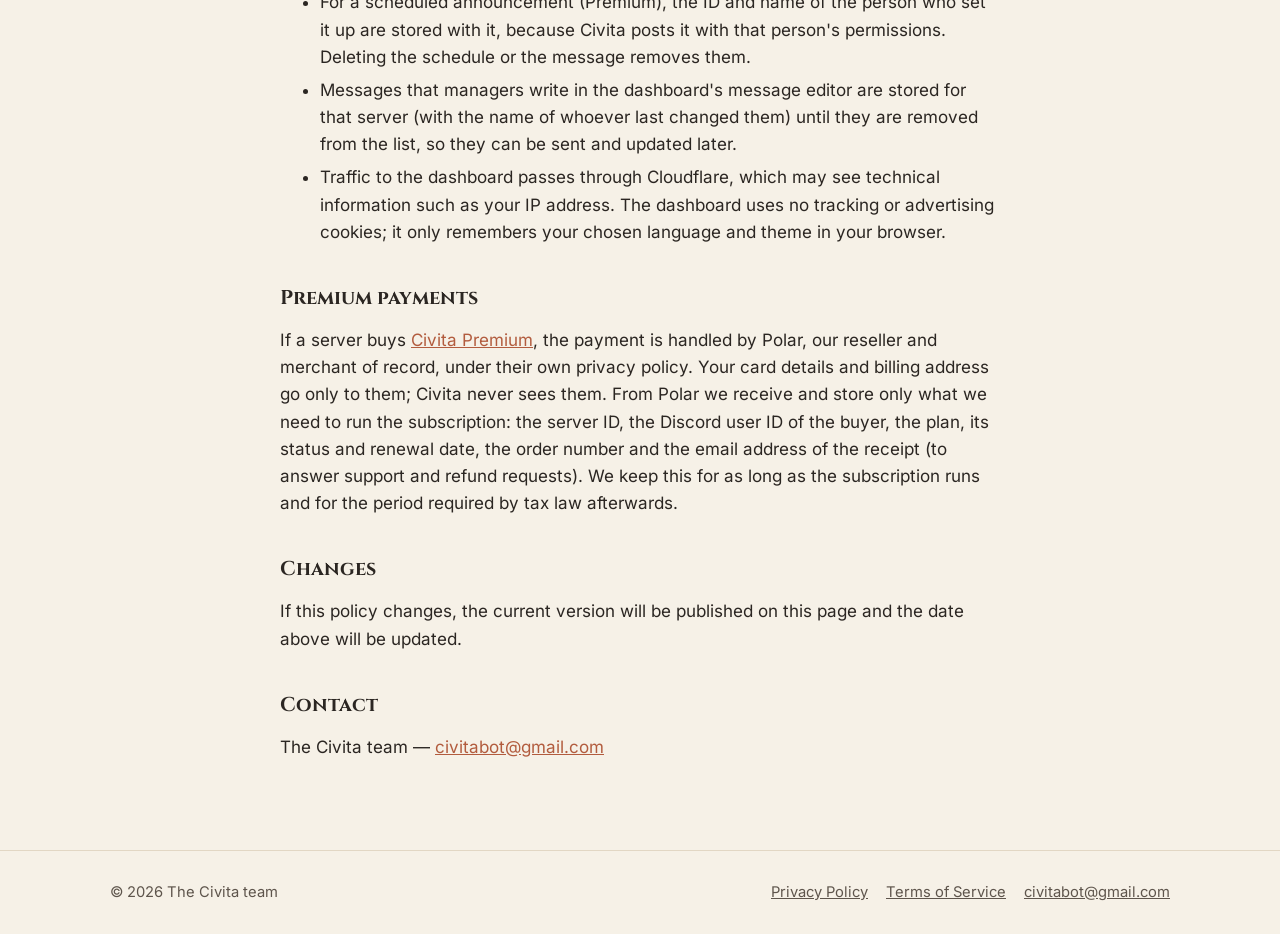
<file: privacy/index.html>
<!doctype html>
<html lang="tr">
<head>
  <meta charset="utf-8">
  <meta name="viewport" content="width=device-width, initial-scale=1">
  <title>Gizlilik Politikası — Civita</title>
  <meta name="description" content="Civita&#x27;nın hangi bilgileri neden sakladığı ve haklarınız.">
  <meta property="og:title" content="Gizlilik Politikası — Civita">
  <meta property="og:description" content="Civita&#x27;nın hangi bilgileri neden sakladığı ve haklarınız.">
  <meta property="og:image" content="https://civita.kenzai.dev/img/og.png">
  <meta property="og:url" content="https://civita.kenzai.dev/privacy/">
  <meta name="twitter:card" content="summary_large_image">
  <link rel="canonical" href="https://civita.kenzai.dev/privacy/">
  <link rel="icon" href="/favicon.svg" type="image/svg+xml">
  <link rel="stylesheet" href="/style.css?v=7">
</head>
<body>
  <nav class="nav">
    <div class="wrap">
      <a class="brand" lang="en" href="/">🏛️ Civita</a>
      <a class="link" href="/#features" data-i18n="nav_features">Özellikler</a>
      <a class="link" href="/premium/" data-i18n="nav_premium">Premium</a>
      <a class="link" href="https://civita-panel.kenzai.dev/world" data-i18n="nav_world">Sıralama</a>
      <a class="link" href="https://civita-panel.kenzai.dev" data-i18n="nav_panel">Panel</a>
      <select class="lang" id="lang-select" aria-label="Dil / Language / Sprache / Idioma">
        <option value="tr">TR</option>
        <option value="en">EN</option>
        <option value="de">DE</option>
        <option value="es">ES</option>
      </select>
      <a class="btn btn-primary btn-small invite" href="#" data-i18n="nav_add">Sunucuna Ekle</a>
    </div>
  </nav>
  <main class="doc">
    <p class="note hidden" data-lang-note><span data-i18n="legal_note_de"></span><span data-i18n="legal_note_es"></span></p>
    <article data-lang="tr">
    <h1>Gizlilik Politikası</h1>
    <p class="updated">Son güncelleme: 19 Kasım 2026</p>

    <p>Bu politika, Civita Discord botunun ("Civita") hangi bilgileri neden sakladığını ve bu bilgiler üzerindeki haklarınızı açıklar. Civita, Civita ekibi tarafından geliştirilir ve işletilir.</p>

    <h2>Kısaca</h2>
    <ul>
      <li>Civita <strong>mesajlarınızın içeriğini okumaz ve saklamaz.</strong></li>
      <li>Yalnızca oyunun ve sunucu araçlarının çalışması için gereken bilgileri tutar: Discord kimlik numaraları, şehir ve katkı istatistikleri, sunucu ayarları ve moderasyon kayıtları.</li>
      <li>Bilgileriniz satılmaz, reklam için kullanılmaz ve üçüncü kişilerle paylaşılmaz.</li>
      <li>Verilerinizin silinmesini istediğiniz zaman isteyebilirsiniz.</li>
    </ul>

    <h2>Hangi bilgileri saklıyoruz?</h2>
    <p><strong>Sunucular hakkında:</strong></p>
    <ul>
      <li>Sunucunun Discord kimlik numarası</li>
      <li>Yöneticilerin seçtiği ayarlar: dil, duyuru / hoş geldin / moderasyon kaydı kanallarının kimlikleri, otomatik rol, unvan rolleri, doğrulama rolü ve destek talebi yetkili rolünün kimlikleri, doğrulamada yetkili onayı gereken hesap yaşı, hoş geldin mesajı metni, inşa modu, festival tercihi, dünya sıralamasına katılım</li>
      <li>Şehrin durumu: hazine, binalar ve tamamlanma zamanları, aktif proje, kuruluş tarihi, Meclis oylamaları (oylama mesajının kimliği ve seçenekler), haftalık gazetenin hangi haftalar gönderildiği, şehrin günlük toplamları (ödül alan mesaj sayısı, seste geçen dakika, oynanan oyun, kazanılan Mermer ve Zeytin; kişi bazında değil) günün Meclis Emirleri, şehir olayları (olay türü, seçenekler ve sonucu) ve olaylardan gelen geçici üretim etkileri, ocak başı toplanılan günler (sesli kanalda kaç kişi olduğuyla birlikte)</li>
      <li>Kardeş şehirler: kardeş olan sunucuların kimlikleri ve kardeşlik tarihi, kullanılmamış davet kodları (en fazla 24 saat), gönderilen kervanlar (gönderen ve alan sunucu, kaynak, miktar ve gün)</li>
    </ul>
    <p><strong>Üyeler hakkında:</strong></p>
    <ul>
      <li>Discord kullanıcı kimlik numarası</li>
      <li>Şehre katkı istatistikleri: kazanılan Mermer, Zeytin ve Sikke miktarları, katkı puanı, gün gün katkı puanı, sesli kanallarda geçirilen günlük süre (dakika) ve oyunlardan günlük kazanılan Sikke</li>
      <li>Meclis oylamalarında ve şehir olaylarında verilen oy</li>
      <li>Kazanılan başarımlar ve katıldığın/kazandığın mini oyun sayısı</li>
      <li>Bulduğun antik eserler (hangisi, ne zaman ve nasıl: sohbet, ses, oyun ya da Meclis oyu) ve şehrin müzesine bağışladıkların</li>
      <li>Seçtiğin meslek ve en son ne zaman seçtiğin; katıldığın seferler ve seferlerde verdiğin oy; Dünya Harikası'na yaptığın bağışlar (gün başına sayı ve miktar) ve harika oylamasındaki oyun</li>
      <li>Doğum günü (yalnızca Premium sunucularda ve yalnızca sen kaydedersen): <strong>yalnızca gün ve ay</strong>; yaşın ve doğum yılın sorulmaz, saklanmaz. Kutlamanın her yıl bir kez yapıldığını bilmek için o yıl kutlandığı da kaydedilir. Doğum gününü <code>/doğum-günü sil</code> ile istediğin zaman silebilirsin.</li>
      <li>Komutların günlük toplam kullanım sayıları (kimin kullandığı kaydedilmez)</li>
      <li>Moderasyon kullanıldıysa: uyarı, susturma, atma, yasaklama ve mesaj temizleme geçmişi (işlem yapılan üyenin ve moderatörün kimliği ve görünen adı, sebep, süre ve tarih). Discord'un kendi menüsünden yapılan yasaklama ve susturmalar da kaydedilir.</li>
      <li>Destek talebi açıldıysa: talep numarası, talebin alt başlığının kimliği, talebi açan, üstlenen ve kapatan üyenin kimliği, açılış ve kapanış tarihi. Talebin konusu ve yazışmalar Civita'da saklanmaz; sunucunun kendi Discord alt başlığında kalır.</li>
    </ul>

    <h2>Hangi bilgileri saklamıyoruz?</h2>
    <ul>
      <li><strong>Mesaj içerikleri:</strong> Civita, Discord'un "mesaj içeriği" iznini kullanmaz. Yalnızca bir mesajın yazıldığını görür ve bunu şehre Mermer kazandırmak için sayar.</li>
      <li><strong>Ses:</strong> Civita sesli kanalları dinlemez veya kaydetmez; yalnızca kimin sesli kanalda olduğunu ve kendini sağırlaştırıp sağırlaştırmadığını kontrol eder.</li>
      <li><strong>Kullanıcı adları, takma adlar ve profil resimleri</strong> saklanmaz. Hoş geldin kartı için profil resmi Discord'dan anlık olarak alınır, kart çizildikten sonra saklanmaz.</li>
      <li><strong>Doğrulama:</strong> Doğrulama açıksa Civita, yeni gelen üyenin hesabının ne zaman açıldığını ve profil resmi olup olmadığını o anda Discord'dan okur. Bunlar saklanmaz; yalnızca yetkililerin kararı için sunucunun moderasyon kaydı kanalına yazılır.</li>
      <li><strong>Sunucu adları</strong> saklanmaz. Dünya sıralamasında gösterilen ad, o anda Discord'dan okunur.</li>
    </ul>

    <h2>Bilgileri ne için kullanıyoruz?</h2>
    <ul>
      <li>Şehir oyununun işlemesi için (kaynak üretimi, binalar, oylamalar, unvanlar, sıralamalar, mini oyun ödülleri)</li>
      <li>Yöneticilerin seçtiği sunucu araçlarının çalışması için (hoş geldin mesajı, otomatik rol, moderasyon, destek talepleri, üye doğrulama)</li>
      <li>Kötüye kullanımı önlemek ve hataları gidermek için</li>
    </ul>

    <h2>Kimler görebilir?</h2>
    <ul>
      <li>Katkı istatistikleri, unvanlar ve sıralamalar, ilgili Discord sunucusunun üyelerine gösterilir.</li>
      <li>Uyarı kayıtlarını ve moderasyon geçmişini yalnızca o sunucuda gerekli yetkiye sahip moderatörler ve panelde sunucunun yöneticileri görebilir.</li>
      <li>Bir destek talebini yalnızca talebi açan üye, talebe eklenen üyeler ve o sunucunun yetkilileri görebilir.</li>
      <li>Bir sunucu dünya sıralamasına <strong>kendi isteğiyle</strong> katılırsa; sunucunun adı, simgesi, şehir resmi ve şehir istatistikleri (prestij, bina seviyeleri, vatandaş sayısı, müze, şehir başarımları, kardeş şehirler ve son 30 günün toplam mesaj, ses ve aktif üye sayıları) Civita'yı kullanan diğer sunucularda ve herkese açık web sayfalarında (civita-panel.kenzai.dev/world ve şehrin vitrin sayfası) görünür. Bu sayfalarda hiçbir üyenin adı, resmi ya da kimliği gösterilmez. Katılmayan sunucuların adı başka hiçbir yerde gösterilmez; sıralamadan çıkan sunucunun sayfası hemen kapanır.</li>
      <li>Kardeş şehirler, iki sunucunun yöneticilerinin onayıyla kurulur. Kardeş şehirler birbirinin adını, seviyesini, prestijini ve canlılık durumunu görür; kervanlar karşı şehrin duyuru kanalında duyurulur.</li>
    </ul>

    <h2>Nerede saklanıyor?</h2>
    <p>Veriler, Civita'nın çalıştığı Oracle Cloud sunucusunda (Frankfurt, Almanya) bir veritabanında tutulur. Teknik hata kayıtları sunucu ve kullanıcı kimlik numaraları içerebilir ve sınırlı bir süre saklanır. Civita bir sunucuya eklendiğinde ya da çıkarıldığında sunucunun adı, kimliği ve üye sayısı, hatalar olduğunda da hata kaydı Civita ekibinin kendi Discord sunucusundaki kapalı bir kanala bildirilir. Veritabanının yedekleri her gece alınır ve yine Oracle Cloud'da (Frankfurt) saklanır.</p>

    <h2>Ne kadar süre saklanıyor ve nasıl silinir?</h2>
    <p>Veriler, Civita sunucunuzda olduğu sürece saklanır. Civita bir sunucudan çıkarıldığında o sunucunun şehri, tekrar eklenirse kaldığı yerden devam edebilsin diye hemen silinmez.</p>
    <p>Silinmesini istediğiniz veriler için <a href="mailto:civitabot@gmail.com">civitabot@gmail.com</a> adresine yazabilirsiniz:</p>
    <ul>
      <li><strong>Üyeler</strong> kendi kullanıcı verilerinin silinmesini isteyebilir.</li>
      <li><strong>Sunucu sahipleri</strong> sunucularının bütün verilerinin silinmesini isteyebilir.</li>
    </ul>
    <p>Talepler en geç 30 gün içinde yerine getirilir. Kimliğinizi doğrulamak için Discord üzerinden ek bilgi isteyebiliriz.</p>

    <h2>Haklarınız</h2>
    <p>Bulunduğunuz yere göre (ör. Türkiye'de KVKK, Avrupa Birliği'nde GDPR) hakkınızdaki bilgilere erişme, bunların düzeltilmesini veya silinmesini isteme ve işlenmesine itiraz etme haklarına sahipsiniz. Bu haklarınızı kullanmak için bizimle e-postayla iletişime geçebilirsiniz.</p>

    <h2>Çocuklar</h2>
    <p>Civita, Discord'un kullanım koşullarına tabidir ve Discord'un kendi ülkenizde belirlediği yaş sınırının altındaki kişilerden bilerek bilgi toplamaz.</p>

    <h2>Web sitesi</h2>
    <p>Bu web sitesi GitHub Pages üzerinde yayınlanır; bu hizmet, çalışması için IP adresiniz gibi teknik bilgileri görebilir. Yazı tipleri sitenin kendi içindedir, başka bir hizmetten yüklenmez. Sitenin kendisi çerez veya ziyaretçi takibi kullanmaz; yalnızca seçtiğiniz dili tarayıcınızda hatırlar.</p>
    <p>Civita'yı ekledikten sonra Discord sizi bu sitedeki "Civita eklendi" sayfasına yönlendirir. Discord sayfanın adresine sunucunun kimlik numarasını ve tek kullanımlık bir kod ekler; sayfa sunucu numarasını yalnızca "Sunucuna dön" düğmesi için kullanır ve ikisini de adres çubuğundan hemen siler. Hiçbir yere gönderilmez, saklanmaz.</p>

    <h2>Web paneli</h2>
    <p>Sunucu yöneticileri Civita'yı tarayıcıdan, <a href="https://civita-panel.kenzai.dev">civita-panel.kenzai.dev</a> adresinden yönetebilir. Giriş Discord'un kendi sayfasında yapılır; şifrenizi hiçbir zaman görmeyiz. Giriş yaptığınızda Discord bize kullanıcı numaranızı, adınızı, profil resminizi, dilinizi ve bulunduğunuz sunucuların listesini oradaki izinlerinizle birlikte bildirir. Bunları yalnızca yönetebildiğiniz sunucuları göstermek için kullanırız. Discord'un bize verdiği erişim, giriş biter bitmez iptal edilir.</p>
    <ul>
      <li>Panel, tarayıcınızda en fazla 14 gün (ya da çıkış yapana kadar) bir giriş çerezi tutar. Bizim tarafımızda bu çerezin yalnızca karıştırılmış (özet) hali, yukarıdaki bilgilerle birlikte saklanır.</li>
      <li>Bir sunucunun sayfası yalnızca o sunucuda "Sunucuyu Yönet" izni olanlara gösterilir; bu izin her değişiklikten önce Discord'dan yeniden kontrol edilir.</li>
      <li>Panelden ya da Civita'nın komutlarıyla yapılan ayar değişiklikleri kaydedilir (kim, neyi, ne zaman) ve panelin "Değişiklik kaydı" sayfasında o sunucunun yöneticilerine gösterilir.</li>
      <li>Zamanlanmış bir duyuruda (Premium) onu kuran kişinin kimliği ve adı saklanır, çünkü Civita mesajı o kişinin izinleriyle gönderir. Zamanlama ya da mesaj silinince bunlar da silinir.</li>
      <li>Yöneticilerin panelin mesaj düzenleyicisinde yazdığı mesajlar, sonradan gönderilip güncellenebilsin diye o sunucu için (en son değiştirenin adıyla) listeden silinene kadar saklanır.</li>
      <li>Panelin trafiği Cloudflare üzerinden geçer; Cloudflare IP adresiniz gibi teknik bilgileri görebilir. Panel takip ya da reklam çerezi kullanmaz; yalnızca seçtiğiniz dili ve temayı tarayıcınızda hatırlar.</li>
    </ul>

    <h2>Premium ödemeleri</h2>
    <p>Bir sunucu <a href="/premium/">Civita Premium</a> satın alırsa ödemeyi, satıcımız ("merchant of record") Polar kendi gizlilik politikasına göre alır. Kart bilgileriniz ve fatura adresiniz yalnızca onlara gider; Civita bunları hiç görmez. Polar'dan yalnızca aboneliği yürütmek için gerekenleri alır ve saklarız: sunucu numarası, satın alan kişinin Discord kullanıcı numarası, plan, durumu ve yenilenme tarihi, sipariş numarası ve makbuzun gittiği e-posta adresi (destek ve iade isteklerini yanıtlamak için). Bunları abonelik sürdükçe ve sonrasında vergi mevzuatının istediği süre boyunca saklarız.</p>

    <h2>Değişiklikler</h2>
    <p>Bu politika değişirse güncel hali bu sayfada yayınlanır ve üstteki tarih güncellenir.</p>

    <h2>İletişim</h2>
    <p>Civita ekibi — <a href="mailto:civitabot@gmail.com">civitabot@gmail.com</a></p>
  </article>
    <article data-lang="en" class="hidden">
    <h1>Privacy Policy</h1>
    <p class="updated">Last updated: 19 November 2026</p>

    <p>This policy explains what information the Civita Discord bot ("Civita") stores, why, and what rights you have over it. Civita is developed and operated by the Civita team.</p>

    <h2>In short</h2>
    <ul>
      <li>Civita <strong>never reads or stores the content of your messages.</strong></li>
      <li>It only keeps what the game and the server tools need: Discord ID numbers, city and contribution statistics, server settings and moderation records.</li>
      <li>Your information is never sold, used for advertising or shared with third parties.</li>
      <li>You can ask for your data to be deleted at any time.</li>
    </ul>

    <h2>What we store</h2>
    <p><strong>About servers:</strong></p>
    <ul>
      <li>The server's Discord ID</li>
      <li>Settings chosen by admins: language, IDs of the announcement / welcome / moderation log channels, IDs of the auto role, title roles, the verification role and the support ticket staff role, the account age that needs staff approval during verification, the welcome message text, build mode, festival preference, and whether the server joined the world ranking</li>
      <li>The city's state: treasury, buildings and when they were completed, current project, founding date, Council votes (the vote message ID and options), which weeks the weekly gazette was posted, the city's daily totals (number of rewarded messages, minutes in voice, games played, Marble and Olives earned; not per person) the day's Council Orders, city events (event type, options and outcome) and temporary production effects from events, and the days a hearth gathering took place (with how many people were in the voice channel)</li>
      <li>Sister cities: the IDs of paired servers and when they paired, unused invite codes (for up to 24 hours), and caravans sent (sending and receiving server, resource, amount and day)</li>
    </ul>
    <p><strong>About members:</strong></p>
    <ul>
      <li>The Discord user ID</li>
      <li>Contribution statistics: Marble, Olives and Coins earned, contribution points, daily contribution points, minutes spent in voice channels each day and Coins earned from games each day</li>
      <li>Votes cast in Council votes and city events</li>
      <li>Achievements earned and how many mini games you played and won</li>
      <li>Ancient artifacts you found (which one, when and how: chat, voice, game or Council vote) and the artifacts you donated to the city's museum</li>
      <li>The profession you chose and when you last chose it; the expeditions you joined and your votes on them; your donations to the World Wonder (count and amount per day) and your vote for the wonder</li>
      <li>Your birthday (only on Premium servers and only if you save it): <strong>day and month only</strong>; your age and year of birth are never asked or stored. We also note that this year's celebration happened so it runs once a year. You can delete your birthday any time with <code>/birthday remove</code>.</li>
      <li>Daily totals of how often each command is used (not who used it)</li>
      <li>If moderation is used: a moderation history of warnings, timeouts, kicks, bans and message purges (the member's and the moderator's ID and display name, the reason, the duration and the date). Bans and timeouts made with Discord's own menus are recorded too.</li>
      <li>If a support ticket was opened: the ticket number, the ID of its thread, the IDs of the members who opened, claimed and closed it, and when it was opened and closed. The ticket's subject and conversation are not stored by Civita; they stay in the server's own Discord thread.</li>
    </ul>

    <h2>What we don't store</h2>
    <ul>
      <li><strong>Message content:</strong> Civita does not use Discord's "message content" permission. It only sees that a message was sent and counts it to earn Marble for the city.</li>
      <li><strong>Voice:</strong> Civita never listens to or records voice channels; it only checks who is in a voice channel and whether they have deafened themselves.</li>
      <li><strong>Usernames, nicknames and profile pictures</strong> are not stored. For the welcome card, the profile picture is fetched from Discord on the spot and not kept after the card is drawn.</li>
      <li><strong>Verification:</strong> If verification is on, Civita reads when a new member's account was created and whether it has a profile picture from Discord at that moment. This is not stored; it is only posted to the server's moderation log channel so the staff can decide.</li>
      <li><strong>Server names</strong> are not stored. The name shown in the world ranking is read from Discord at that moment.</li>
    </ul>

    <h2>What we use it for</h2>
    <ul>
      <li>Running the city game (resource production, buildings, votes, titles, leaderboards, mini game rewards)</li>
      <li>Running the server tools chosen by admins (welcome messages, auto role, moderation, support tickets, member verification)</li>
      <li>Preventing abuse and fixing bugs</li>
    </ul>

    <h2>Who can see it</h2>
    <ul>
      <li>Contribution statistics, titles and leaderboards are shown to members of the Discord server they belong to.</li>
      <li>Warning records and the moderation history are only visible to that server's moderators with the required permission and, on the dashboard, to its managers.</li>
      <li>A support ticket is only visible to the member who opened it, members added to it and that server's staff.</li>
      <li>If a server <strong>chooses</strong> to join the world ranking, its name, icon, city picture and city stats (prestige, building levels, number of citizens, museum, city achievements, sister cities and the total message, voice and active member counts of the last 30 days) are shown in other servers that use Civita and on public web pages (civita-panel.kenzai.dev/world and the city's showcase page). These pages never show any member's name, picture or ID. Servers that don't join are never shown anywhere else; when a server leaves the ranking, its page closes at once.</li>
      <li>Sister cities are formed only with the approval of both servers' admins. Sister cities can see each other's name, level, prestige and vitality, and caravans are announced in the receiving city's announcement channel.</li>
    </ul>

    <h2>Where it is stored</h2>
    <p>Data is kept in a database on the Oracle Cloud server where Civita runs (Frankfurt, Germany). Technical error logs may contain server and user ID numbers and are kept for a limited time. When Civita joins or leaves a server, the server's name, ID and member count, and error reports when something goes wrong, are posted to a private channel in the Civita team's own Discord server. The database is backed up every night, also on Oracle Cloud (Frankfurt).</p>

    <h2>How long we keep it and how to delete it</h2>
    <p>Data is kept while Civita is in your server. When Civita is removed from a server, that server's city is not deleted right away, so it can continue where it left off if Civita is added again.</p>
    <p>To have data deleted, write to <a href="mailto:civitabot@gmail.com">civitabot@gmail.com</a>:</p>
    <ul>
      <li><strong>Members</strong> can ask for their own user data to be deleted.</li>
      <li><strong>Server owners</strong> can ask for all of their server's data to be deleted.</li>
    </ul>
    <p>Requests are fulfilled within 30 days. We may ask for extra information through Discord to verify your identity.</p>

    <h2>Your rights</h2>
    <p>Depending on where you live (for example the GDPR in the European Union or the KVKK in Türkiye), you have the right to access information about you, to ask for it to be corrected or deleted, and to object to its processing. To use these rights, contact us by email.</p>

    <h2>Children</h2>
    <p>Civita is subject to Discord's Terms of Service and does not knowingly collect information from anyone under the minimum age Discord sets for their country.</p>

    <h2>This website</h2>
    <p>This website is hosted on GitHub Pages; this service may see technical information such as your IP address in order to work. Fonts are part of the site itself and are not loaded from any other service. The site itself uses no cookies or visitor tracking; it only remembers your chosen language in your browser.</p>
    <p>After you add Civita, Discord sends you to the "Civita was added" page on this website. Discord puts the server's ID and a one-time code in the page address; the page uses the server ID only to show a "Back to your server" button and removes both from the address right away. Nothing is sent anywhere or stored.</p>

    <h2>Web dashboard</h2>
    <p>Server admins can manage Civita in the browser at <a href="https://civita-panel.kenzai.dev">civita-panel.kenzai.dev</a>. You log in on Discord's own page; we never see your password. When you log in, Discord tells us your user ID, username, avatar, language and the list of servers you're in with your permissions there. We use this only to show the servers you can manage. The access Discord gives us is cancelled right after login.</p>
    <ul>
      <li>The dashboard keeps a login cookie in your browser for up to 14 days, or until you log out. On our side only a scrambled (hashed) form of it is stored, together with the information above.</li>
      <li>A server's page is only shown to people with the "Manage Server" permission there, and this is checked again with Discord before every change.</li>
      <li>Setting changes made in the dashboard or with Civita's commands are recorded (who, what, when) and shown to that server's managers on the dashboard's "Change log" page.</li>
      <li>For a scheduled announcement (Premium), the ID and name of the person who set it up are stored with it, because Civita posts it with that person's permissions. Deleting the schedule or the message removes them.</li>
      <li>Messages that managers write in the dashboard's message editor are stored for that server (with the name of whoever last changed them) until they are removed from the list, so they can be sent and updated later.</li>
      <li>Traffic to the dashboard passes through Cloudflare, which may see technical information such as your IP address. The dashboard uses no tracking or advertising cookies; it only remembers your chosen language and theme in your browser.</li>
    </ul>

    <h2>Premium payments</h2>
    <p>If a server buys <a href="/premium/">Civita Premium</a>, the payment is handled by Polar, our reseller and merchant of record, under their own privacy policy. Your card details and billing address go only to them; Civita never sees them. From Polar we receive and store only what we need to run the subscription: the server ID, the Discord user ID of the buyer, the plan, its status and renewal date, the order number and the email address of the receipt (to answer support and refund requests). We keep this for as long as the subscription runs and for the period required by tax law afterwards.</p>

    <h2>Changes</h2>
    <p>If this policy changes, the current version will be published on this page and the date above will be updated.</p>

    <h2>Contact</h2>
    <p>The Civita team — <a href="mailto:civitabot@gmail.com">civitabot@gmail.com</a></p>
  </article>
  </main>
  <footer>
    <div class="wrap">
      <span data-i18n="foot_team">© 2026 Civita ekibi</span>
      <div class="links">
        <a href="/privacy/" data-i18n="foot_privacy">Gizlilik Politikası</a>
        <a href="/terms/" data-i18n="foot_terms">Kullanım Koşulları</a>
        <a href="mailto:civitabot@gmail.com">civitabot@gmail.com</a>
      </div>
    </div>
  </footer>
  <script src="/legal/texts.js?v=7"></script>
  <script src="/site.js?v=7"></script>
</body>
</html>
</file>
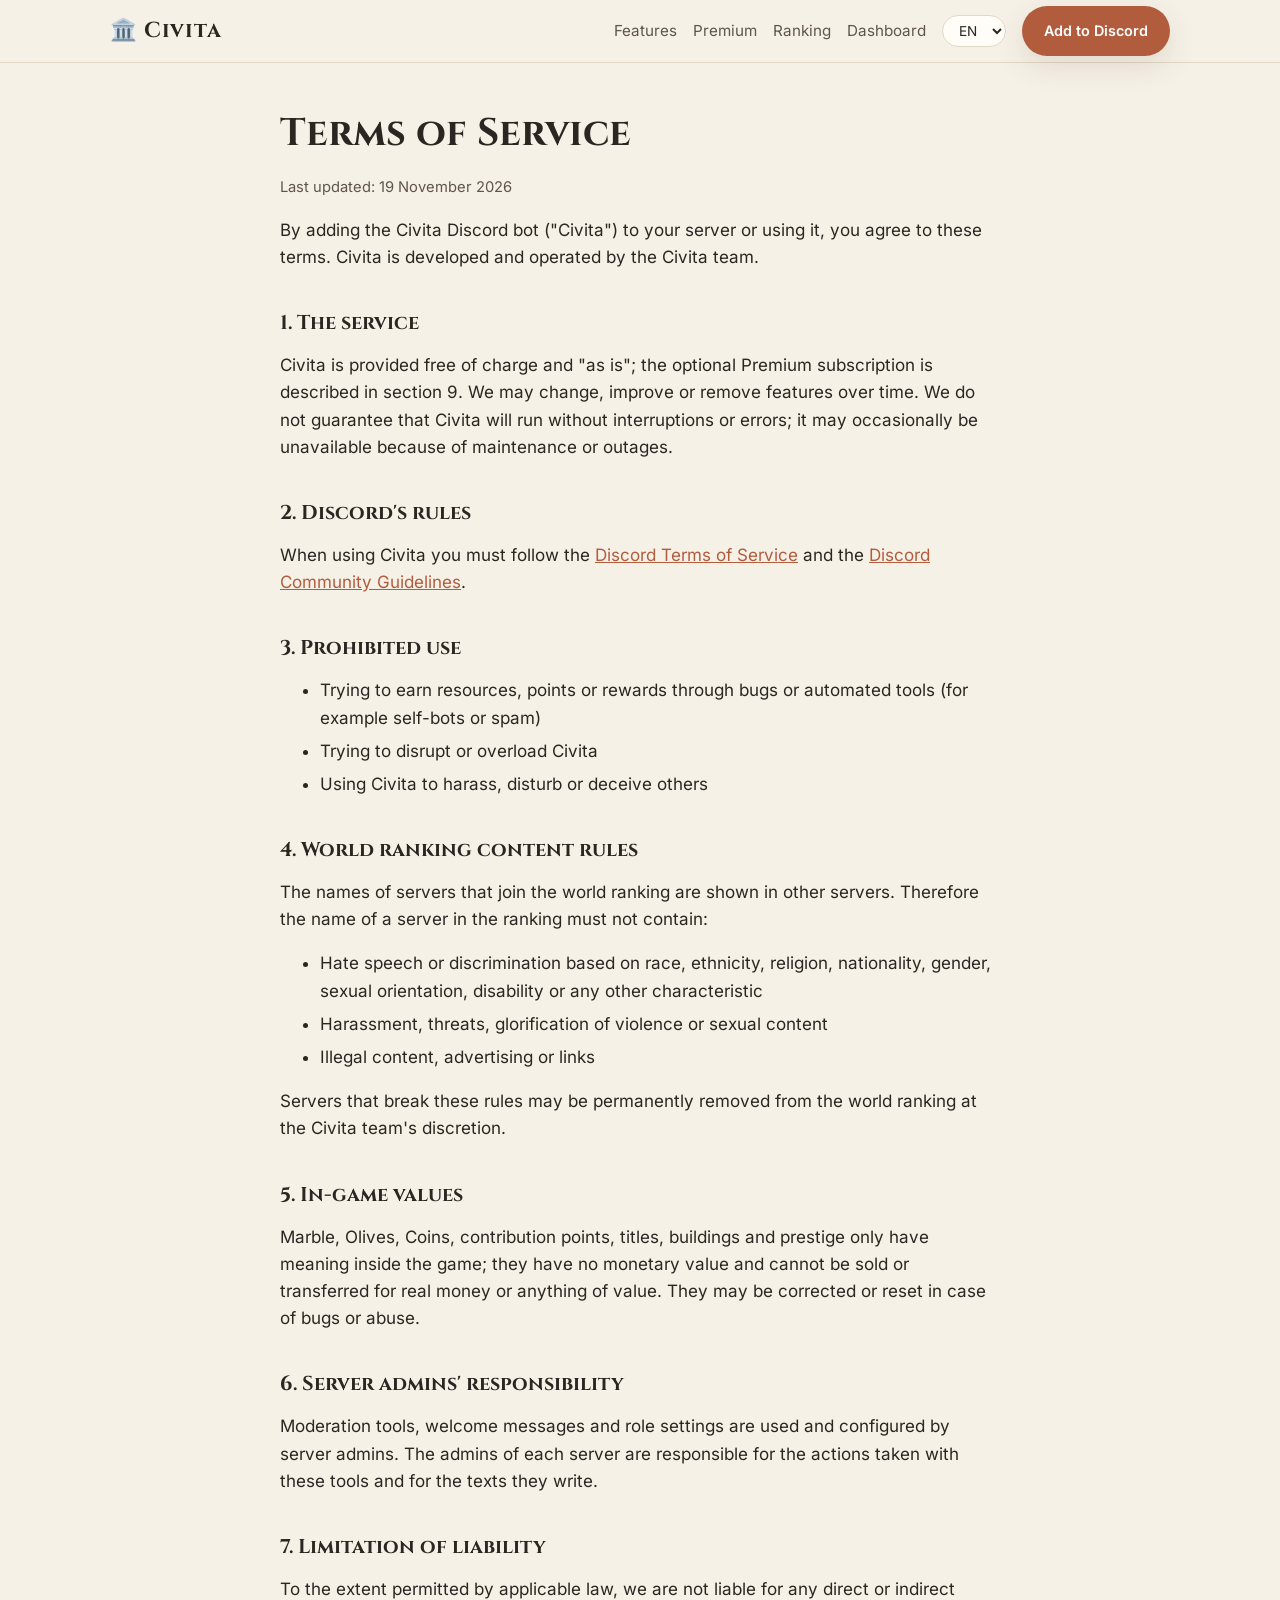
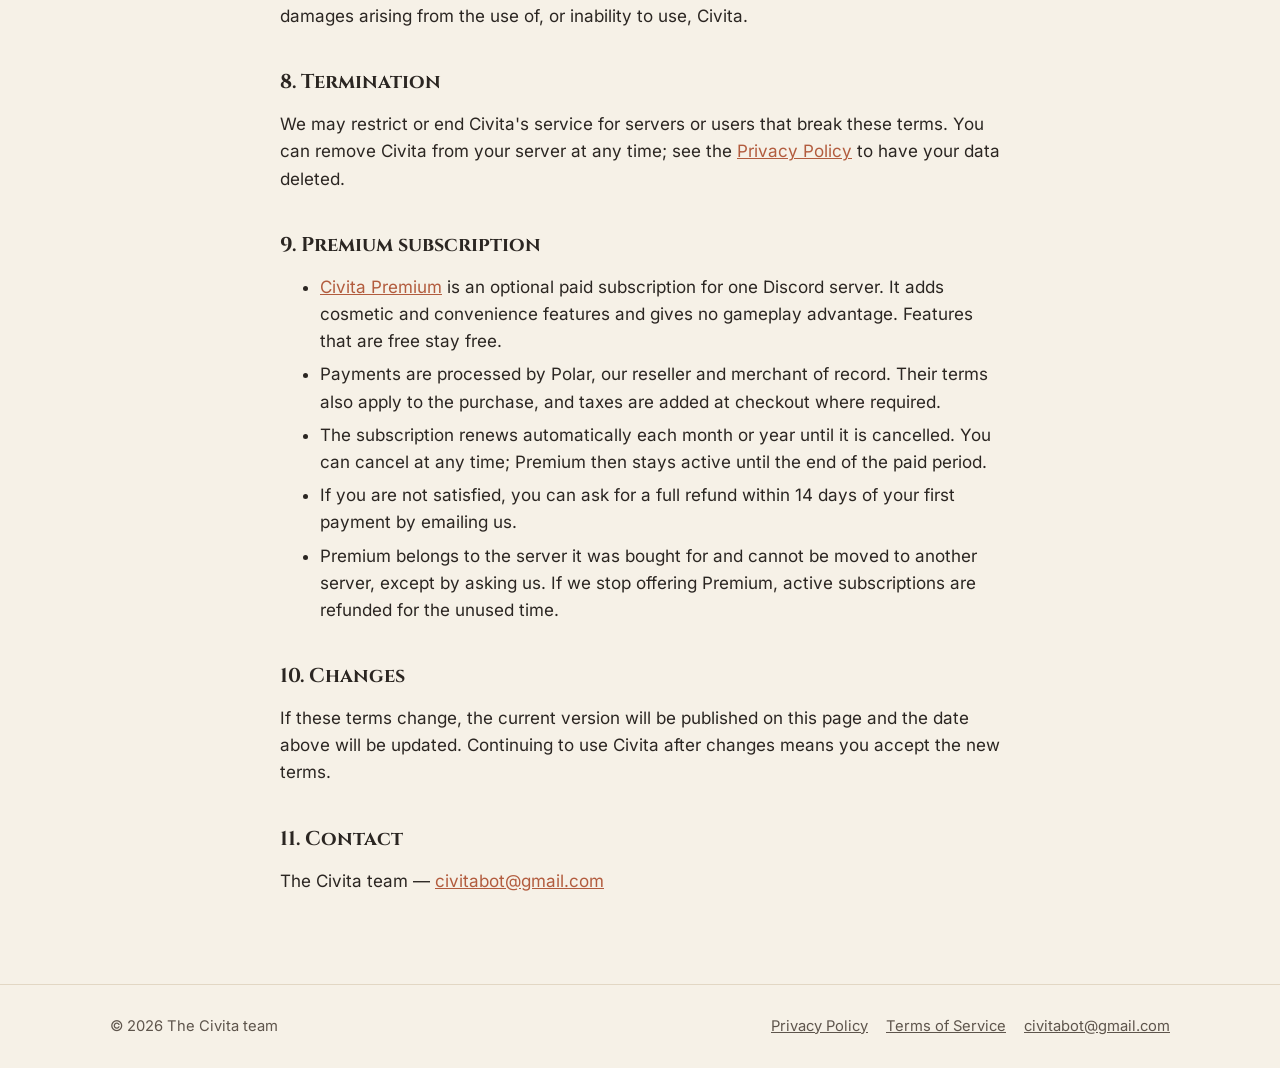
<file: terms/index.html>
<!doctype html>
<html lang="tr">
<head>
  <meta charset="utf-8">
  <meta name="viewport" content="width=device-width, initial-scale=1">
  <title>Kullanım Koşulları — Civita</title>
  <meta name="description" content="Civita&#x27;yı kullanma koşulları.">
  <meta property="og:title" content="Kullanım Koşulları — Civita">
  <meta property="og:description" content="Civita&#x27;yı kullanma koşulları.">
  <meta property="og:image" content="https://civita.kenzai.dev/img/og.png">
  <meta property="og:url" content="https://civita.kenzai.dev/terms/">
  <meta name="twitter:card" content="summary_large_image">
  <link rel="canonical" href="https://civita.kenzai.dev/terms/">
  <link rel="icon" href="/favicon.svg" type="image/svg+xml">
  <link rel="stylesheet" href="/style.css?v=7">
</head>
<body>
  <nav class="nav">
    <div class="wrap">
      <a class="brand" lang="en" href="/">🏛️ Civita</a>
      <a class="link" href="/#features" data-i18n="nav_features">Özellikler</a>
      <a class="link" href="/premium/" data-i18n="nav_premium">Premium</a>
      <a class="link" href="https://civita-panel.kenzai.dev/world" data-i18n="nav_world">Sıralama</a>
      <a class="link" href="https://civita-panel.kenzai.dev" data-i18n="nav_panel">Panel</a>
      <select class="lang" id="lang-select" aria-label="Dil / Language / Sprache / Idioma">
        <option value="tr">TR</option>
        <option value="en">EN</option>
        <option value="de">DE</option>
        <option value="es">ES</option>
      </select>
      <a class="btn btn-primary btn-small invite" href="#" data-i18n="nav_add">Sunucuna Ekle</a>
    </div>
  </nav>
  <main class="doc">
    <p class="note hidden" data-lang-note><span data-i18n="legal_note_de"></span><span data-i18n="legal_note_es"></span></p>
    <article data-lang="tr">
    <h1>Kullanım Koşulları</h1>
    <p class="updated">Son güncelleme: 19 Kasım 2026</p>

    <p>Civita Discord botunu ("Civita") sunucunuza ekleyerek veya kullanarak bu koşulları kabul etmiş olursunuz. Civita, Civita ekibi tarafından geliştirilir ve işletilir.</p>

    <h2>1. Hizmet</h2>
    <p>Civita ücretsiz olarak ve "olduğu gibi" sunulur; isteğe bağlı Premium aboneliği 9. maddede anlatılır. Özellikleri zaman içinde değiştirebilir, geliştirebilir veya kaldırabiliriz. Civita'nın kesintisiz veya hatasız çalışacağını garanti etmiyoruz; bakım ve arızalar nedeniyle zaman zaman erişilemeyebilir.</p>

    <h2>2. Discord kuralları</h2>
    <p>Civita'yı kullanırken <a href="https://discord.com/terms">Discord Hizmet Koşulları</a>'na ve <a href="https://discord.com/guidelines">Discord Topluluk Kuralları</a>'na uymanız gerekir.</p>

    <h2>3. Yasak kullanımlar</h2>
    <ul>
      <li>Hatalardan yararlanarak veya otomatik araçlarla (ör. self-bot, spam) kaynak, puan veya ödül kazanmaya çalışmak</li>
      <li>Civita'nın çalışmasını bozmaya veya aşırı yüklemeye çalışmak</li>
      <li>Civita'yı başkalarını taciz etmek, rahatsız etmek veya kandırmak için kullanmak</li>
    </ul>

    <h2>4. Dünya sıralaması içerik kuralları</h2>
    <p>Dünya sıralamasına katılan sunucuların adı başka sunucularda görünür. Bu nedenle sıralamaya katılan sunucuların adı şunları içeremez:</p>
    <ul>
      <li>Irk, etnik köken, din, milliyet, cinsiyet, cinsel yönelim, engellilik veya başka bir özelliğe dayalı nefret söylemi veya ayrımcılık</li>
      <li>Taciz, tehdit, şiddet övgüsü veya cinsel içerik</li>
      <li>Yasa dışı içerik, reklam veya bağlantı</li>
    </ul>
    <p>Bu kurallara aykırı sunucular, Civita ekibinin takdiriyle dünya sıralamasından kalıcı olarak çıkarılabilir.</p>

    <h2>5. Oyun içi değerler</h2>
    <p>Mermer, Zeytin, Sikke, katkı puanları, unvanlar, binalar ve prestij yalnızca oyun içinde anlamlıdır; hiçbir parasal değeri yoktur, satılamaz ve gerçek para veya herhangi bir değer karşılığında devredilemez. Hata veya kötüye kullanım durumunda bu değerler düzeltilebilir veya sıfırlanabilir.</p>

    <h2>6. Sunucu yöneticilerinin sorumluluğu</h2>
    <p>Moderasyon araçları, hoş geldin mesajları ve rol ayarları sunucu yöneticileri tarafından kullanılır ve yapılandırılır. Bu araçlarla yapılan işlemlerden ve yazılan metinlerden ilgili sunucunun yöneticileri sorumludur.</p>

    <h2>7. Sorumluluğun sınırlandırılması</h2>
    <p>Civita'nın kullanımından veya kullanılamamasından doğabilecek doğrudan ya da dolaylı zararlardan, yürürlükteki hukukun izin verdiği ölçüde sorumlu değiliz.</p>

    <h2>8. Hizmetin sonlandırılması</h2>
    <p>Bu koşulları ihlal eden sunucular veya kullanıcılar için Civita'nın hizmetini kısıtlayabilir veya sonlandırabiliriz. Civita'yı istediğiniz zaman sunucunuzdan çıkarabilirsiniz; verilerinizin silinmesi için <a href="/privacy/">Gizlilik Politikası</a>'na bakın.</p>

    <h2>9. Premium aboneliği</h2>
    <ul>
      <li><a href="/premium/">Civita Premium</a>, tek bir Discord sunucusu için isteğe bağlı ücretli bir aboneliktir. Süs ve kolaylık özellikleri ekler, oyunda avantaj sağlamaz. Ücretsiz olan özellikler ücretsiz kalır.</li>
      <li>Ödemeleri satıcımız Polar alır ("merchant of record"). Satın alma için onların koşulları da geçerlidir; gereken yerlerde vergiler ödeme sırasında eklenir.</li>
      <li>Abonelik iptal edilene kadar her ay ya da her yıl kendiliğinden yenilenir. İstediğiniz zaman iptal edebilirsiniz; Premium, ödenen sürenin sonuna kadar açık kalır.</li>
      <li>Memnun kalmazsanız ilk ödemenizden sonraki 14 gün içinde bize e-posta göndererek tam iade isteyebilirsiniz.</li>
      <li>Premium, satın alındığı sunucuya aittir; bize yazmadan başka bir sunucuya taşınamaz. Premium'u sunmayı bırakırsak etkin aboneliklerin kullanılmayan süresi iade edilir.</li>
    </ul>

    <h2>10. Değişiklikler</h2>
    <p>Bu koşullar değişirse güncel hali bu sayfada yayınlanır ve üstteki tarih güncellenir. Değişikliklerden sonra Civita'yı kullanmaya devam etmeniz, yeni koşulları kabul ettiğiniz anlamına gelir.</p>

    <h2>11. İletişim</h2>
    <p>Civita ekibi — <a href="mailto:civitabot@gmail.com">civitabot@gmail.com</a></p>
  </article>
    <article data-lang="en" class="hidden">
    <h1>Terms of Service</h1>
    <p class="updated">Last updated: 19 November 2026</p>

    <p>By adding the Civita Discord bot ("Civita") to your server or using it, you agree to these terms. Civita is developed and operated by the Civita team.</p>

    <h2>1. The service</h2>
    <p>Civita is provided free of charge and "as is"; the optional Premium subscription is described in section 9. We may change, improve or remove features over time. We do not guarantee that Civita will run without interruptions or errors; it may occasionally be unavailable because of maintenance or outages.</p>

    <h2>2. Discord's rules</h2>
    <p>When using Civita you must follow the <a href="https://discord.com/terms">Discord Terms of Service</a> and the <a href="https://discord.com/guidelines">Discord Community Guidelines</a>.</p>

    <h2>3. Prohibited use</h2>
    <ul>
      <li>Trying to earn resources, points or rewards through bugs or automated tools (for example self-bots or spam)</li>
      <li>Trying to disrupt or overload Civita</li>
      <li>Using Civita to harass, disturb or deceive others</li>
    </ul>

    <h2>4. World ranking content rules</h2>
    <p>The names of servers that join the world ranking are shown in other servers. Therefore the name of a server in the ranking must not contain:</p>
    <ul>
      <li>Hate speech or discrimination based on race, ethnicity, religion, nationality, gender, sexual orientation, disability or any other characteristic</li>
      <li>Harassment, threats, glorification of violence or sexual content</li>
      <li>Illegal content, advertising or links</li>
    </ul>
    <p>Servers that break these rules may be permanently removed from the world ranking at the Civita team's discretion.</p>

    <h2>5. In-game values</h2>
    <p>Marble, Olives, Coins, contribution points, titles, buildings and prestige only have meaning inside the game; they have no monetary value and cannot be sold or transferred for real money or anything of value. They may be corrected or reset in case of bugs or abuse.</p>

    <h2>6. Server admins' responsibility</h2>
    <p>Moderation tools, welcome messages and role settings are used and configured by server admins. The admins of each server are responsible for the actions taken with these tools and for the texts they write.</p>

    <h2>7. Limitation of liability</h2>
    <p>To the extent permitted by applicable law, we are not liable for any direct or indirect damages arising from the use of, or inability to use, Civita.</p>

    <h2>8. Termination</h2>
    <p>We may restrict or end Civita's service for servers or users that break these terms. You can remove Civita from your server at any time; see the <a href="/privacy/">Privacy Policy</a> to have your data deleted.</p>

    <h2>9. Premium subscription</h2>
    <ul>
      <li><a href="/premium/">Civita Premium</a> is an optional paid subscription for one Discord server. It adds cosmetic and convenience features and gives no gameplay advantage. Features that are free stay free.</li>
      <li>Payments are processed by Polar, our reseller and merchant of record. Their terms also apply to the purchase, and taxes are added at checkout where required.</li>
      <li>The subscription renews automatically each month or year until it is cancelled. You can cancel at any time; Premium then stays active until the end of the paid period.</li>
      <li>If you are not satisfied, you can ask for a full refund within 14 days of your first payment by emailing us.</li>
      <li>Premium belongs to the server it was bought for and cannot be moved to another server, except by asking us. If we stop offering Premium, active subscriptions are refunded for the unused time.</li>
    </ul>

    <h2>10. Changes</h2>
    <p>If these terms change, the current version will be published on this page and the date above will be updated. Continuing to use Civita after changes means you accept the new terms.</p>

    <h2>11. Contact</h2>
    <p>The Civita team — <a href="mailto:civitabot@gmail.com">civitabot@gmail.com</a></p>
  </article>
  </main>
  <footer>
    <div class="wrap">
      <span data-i18n="foot_team">© 2026 Civita ekibi</span>
      <div class="links">
        <a href="/privacy/" data-i18n="foot_privacy">Gizlilik Politikası</a>
        <a href="/terms/" data-i18n="foot_terms">Kullanım Koşulları</a>
        <a href="mailto:civitabot@gmail.com">civitabot@gmail.com</a>
      </div>
    </div>
  </footer>
  <script src="/legal/texts.js?v=7"></script>
  <script src="/site.js?v=7"></script>
</body>
</html>
</file>
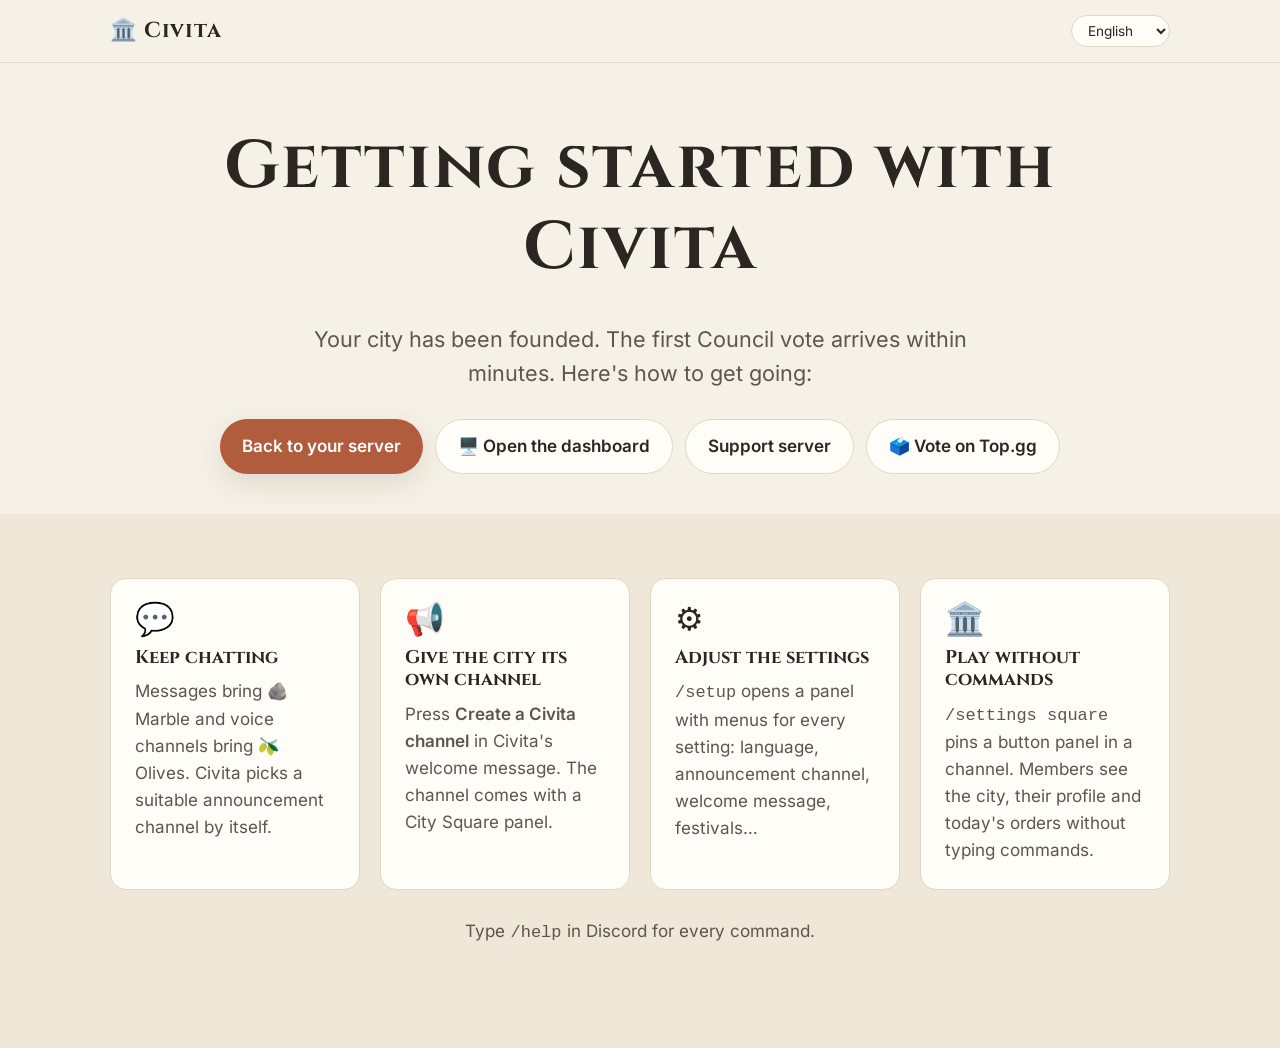
<file: added.html>
<!doctype html>
<html lang="en">
<head>
  <meta charset="utf-8">
  <meta name="viewport" content="width=device-width, initial-scale=1">
  <meta name="referrer" content="no-referrer">
  <meta name="robots" content="noindex">
  <title>Civita</title>
  <link rel="icon" href="favicon.svg" type="image/svg+xml">
  <link rel="stylesheet" href="style.css?v=7">
</head>
<body>
  <!-- Civita'yı ekleyen kişiyi Discord buraya yönlendirir (davet linkindeki redirect_uri).
       Adres çubuğundaki tek kullanımlık kod hemen silinir; hiçbir yere gönderilmez, saklanmaz. -->
  <nav class="nav">
    <div class="wrap">
      <a class="brand" lang="en" href="index.html">🏛️ Civita</a>
      <select class="lang" id="lang-select" aria-label="Dil / Language / Sprache / Idioma">
        <option value="tr">Türkçe</option>
        <option value="en">English</option>
        <option value="de">Deutsch</option>
        <option value="es">Español</option>
      </select>
    </div>
  </nav>

  <header class="hero">
    <div class="wrap">
      <h1 id="title"></h1>
      <p class="tagline" id="lead"></p>
      <div class="actions" id="actions"></div>
    </div>
  </header>

  <section class="alt" id="steps-section">
    <div class="wrap">
      <div class="steps" id="steps"></div>
      <p class="section-lead" id="help" style="margin-top: 28px"></p>
    </div>
  </section>

  <script>
    const SUPPORT_URL = "https://discord.gg/n2ZxqyrqaU";
    const VOTE_URL = "https://top.gg/bot/1135134099061878795/vote";
    const PANEL_URL = "https://civita-panel.kenzai.dev";
    const INVITE_URL = "https://discord.com/oauth2/authorize?client_id=1135134099061878795&permissions=2534735348886678&integration_type=0&scope=bot+applications.commands&response_type=code&redirect_uri=https%3A%2F%2Fcivita.kenzai.dev%2Fadded.html";

    const TEXTS = {
      tr: {
        added: "🎉 Civita sunucuna eklendi!",
        start: "Civita'yla başlarken",
        lead: "Şehrin kuruldu. Birkaç dakika içinde ilk Meclis oylaması gelecek. Başlamak için yapman gerekenler:",
        steps: [
          ["💬", "Sohbete devam edin", "Mesajlar 🪨 Mermer, sesli kanallar 🫒 Zeytin getirir. Civita duyurular için uygun bir kanalı kendisi seçer."],
          ["📢", "Şehre kendi kanalını açın", "Civita'nın karşılama mesajındaki <b>Civita kanalı oluştur</b> düğmesine basın. Kanal, Şehir Meydanı paneliyle birlikte gelir."],
          ["⚙️", "Ayarları yapın", "<code>/kurulum</code> her ayar için menüleri olan bir panel açar: dil, duyuru kanalı, hoş geldin mesajı, festivaller…"],
          ["🏛️", "Komut yazmadan oynatın", "<code>/ayarlar meydan</code> kanala düğmeli bir panel sabitler. Üyeler komut yazmadan şehri, profillerini ve günün emirlerini görür."],
        ],
        help: "Bütün komutlar için Discord'da <code>/yardım</code> yazın.",
        open: "Sunucuna dön", panel: "🖥️ Paneli aç", support: "Destek sunucusu", vote: "🗳️ Top.gg'de oy ver",
        failed: "Civita eklenmedi", failed_lead: "Ekleme iptal edildi ya da tamamlanamadı. İstersen tekrar deneyebilirsin.", retry: "Tekrar dene",
      },
      en: {
        added: "🎉 Civita was added to your server!",
        start: "Getting started with Civita",
        lead: "Your city has been founded. The first Council vote arrives within minutes. Here's how to get going:",
        steps: [
          ["💬", "Keep chatting", "Messages bring 🪨 Marble and voice channels bring 🫒 Olives. Civita picks a suitable announcement channel by itself."],
          ["📢", "Give the city its own channel", "Press <b>Create a Civita channel</b> in Civita's welcome message. The channel comes with a City Square panel."],
          ["⚙️", "Adjust the settings", "<code>/setup</code> opens a panel with menus for every setting: language, announcement channel, welcome message, festivals…"],
          ["🏛️", "Play without commands", "<code>/settings square</code> pins a button panel in a channel. Members see the city, their profile and today's orders without typing commands."],
        ],
        help: "Type <code>/help</code> in Discord for every command.",
        open: "Back to your server", panel: "🖥️ Open the dashboard", support: "Support server", vote: "🗳️ Vote on Top.gg",
        failed: "Civita wasn't added", failed_lead: "Adding Civita was cancelled or didn't finish. You can try again if you like.", retry: "Try again",
      },
      de: {
        added: "🎉 Civita wurde deinem Server hinzugefügt!",
        start: "Erste Schritte mit Civita",
        lead: "Eure Stadt ist gegründet. Die erste Ratsabstimmung kommt in wenigen Minuten. So geht's los:",
        steps: [
          ["💬", "Schreibt einfach weiter", "Nachrichten bringen 🪨 Marmor, Sprachkanäle bringen 🫒 Oliven. Civita sucht sich selbst einen passenden Ankündigungskanal."],
          ["📢", "Gebt der Stadt einen eigenen Kanal", "Drücke in Civitas Willkommensnachricht auf <b>Civita-Kanal erstellen</b>. Der Kanal kommt mit einem Stadtplatz-Panel."],
          ["⚙️", "Passt die Einstellungen an", "<code>/einrichtung</code> öffnet ein Panel mit Menüs für jede Einstellung: Sprache, Ankündigungskanal, Willkommensnachricht, Feste …"],
          ["🏛️", "Spielen ohne Befehle", "<code>/einstellungen platz</code> heftet ein Panel mit Knöpfen an. Mitglieder sehen Stadt, Profil und Ratsaufträge, ohne Befehle zu tippen."],
        ],
        help: "Mit <code>/hilfe</code> siehst du in Discord alle Befehle.",
        open: "Zurück zu deinem Server", panel: "🖥️ Dashboard öffnen", support: "Support-Server", vote: "🗳️ Auf Top.gg abstimmen",
        failed: "Civita wurde nicht hinzugefügt", failed_lead: "Das Hinzufügen wurde abgebrochen oder nicht abgeschlossen. Du kannst es gern noch einmal versuchen.", retry: "Noch einmal versuchen",
      },
      es: {
        added: "🎉 ¡Civita se ha añadido a tu servidor!",
        start: "Primeros pasos con Civita",
        lead: "Vuestra ciudad ya está fundada. La primera votación del Consejo llega en pocos minutos. Así se empieza:",
        steps: [
          ["💬", "Seguid chateando", "Los mensajes traen 🪨 Mármol y los canales de voz 🫒 Aceitunas. Civita elige solo un canal de anuncios adecuado."],
          ["📢", "Dadle a la ciudad su propio canal", "Pulsa <b>Crear canal de Civita</b> en el mensaje de bienvenida de Civita. El canal viene con un panel de la Plaza de la ciudad."],
          ["⚙️", "Ajustad la configuración", "<code>/configurar</code> abre un panel con menús para cada ajuste: idioma, canal de anuncios, mensaje de bienvenida, festivales…"],
          ["🏛️", "Jugad sin comandos", "<code>/ajustes plaza</code> fija un panel con botones. Los miembros ven la ciudad, su perfil y las órdenes del día sin escribir comandos."],
        ],
        help: "Escribe <code>/ayuda</code> en Discord para ver todos los comandos.",
        open: "Volver a tu servidor", panel: "🖥️ Abrir el panel", support: "Servidor de soporte", vote: "🗳️ Votar en Top.gg",
        failed: "Civita no se ha añadido", failed_lead: "Se canceló o no se completó. Puedes volver a intentarlo si quieres.", retry: "Intentar de nuevo",
      },
    };

    // Discord'un eklediği bilgiler okunur, sonra adres çubuğundan silinir (kod paylaşılmasın, kaydedilmesin).
    const params = new URLSearchParams(location.search);
    const guildId = /^\d{15,22}$/.test(params.get("guild_id") || "") ? params.get("guild_id") : null;
    const failed = params.has("error");
    if (location.search) history.replaceState(null, "", location.pathname);

    function initialLanguage() {
      try {
        const saved = localStorage.getItem("civita-lang");
        if (TEXTS[saved]) return saved;
      } catch (error) {
        // Tarayıcı kayda izin vermiyorsa tarayıcının diline bakılır.
      }
      for (const lang of navigator.languages || [navigator.language || "en"]) {
        const short = String(lang).slice(0, 2).toLowerCase();
        if (TEXTS[short]) return short;
      }
      return "en";
    }

    function button(label, href, primary) {
      const link = document.createElement("a");
      link.className = "btn " + (primary ? "btn-primary" : "btn-ghost");
      link.href = href;
      link.rel = "noopener";
      link.textContent = label;
      return link;
    }

    function render(lang) {
      const text = TEXTS[lang];
      document.documentElement.lang = lang;
      document.getElementById("lang-select").value = lang;
      document.getElementById("title").textContent = failed ? text.failed : guildId ? text.added : text.start;
      document.title = (failed ? text.failed : guildId ? text.added : text.start).replace("🎉 ", "") + " — Civita";
      document.getElementById("lead").textContent = failed ? text.failed_lead : text.lead;

      const actions = document.getElementById("actions");
      actions.replaceChildren();
      if (failed) {
        actions.append(button(text.retry, INVITE_URL, true), button(text.support, SUPPORT_URL, false));
      } else {
        const server = guildId ? "https://discord.com/channels/" + guildId : "https://discord.com/app";
        const panel = PANEL_URL + (guildId ? "/g/" + guildId : "");
        actions.append(button(text.open, server, true), button(text.panel, panel, false),
                       button(text.support, SUPPORT_URL, false), button(text.vote, VOTE_URL, false));
      }

      document.getElementById("steps-section").hidden = failed;
      const steps = document.getElementById("steps");
      steps.replaceChildren();
      for (const [icon, title, body] of text.steps) {
        const step = document.createElement("div");
        step.className = "step";
        const iconEl = document.createElement("div");
        iconEl.className = "icon";
        iconEl.textContent = icon;
        const heading = document.createElement("h3");
        heading.textContent = title;
        const paragraph = document.createElement("p");
        paragraph.innerHTML = body; // yalnızca yukarıdaki sabit metinler (kullanıcıdan gelen bir şey yok)
        step.append(iconEl, heading, paragraph);
        steps.append(step);
      }
      document.getElementById("help").innerHTML = text.help;
    }

    document.getElementById("lang-select").addEventListener("change", (event) => {
      render(event.target.value);
      try {
        localStorage.setItem("civita-lang", event.target.value);
      } catch (error) {
        // Kaydedilemezse seçim yalnızca bu sayfada geçerli olur.
      }
    });
    render(initialLanguage());
  </script>
</body>
</html>
</file>
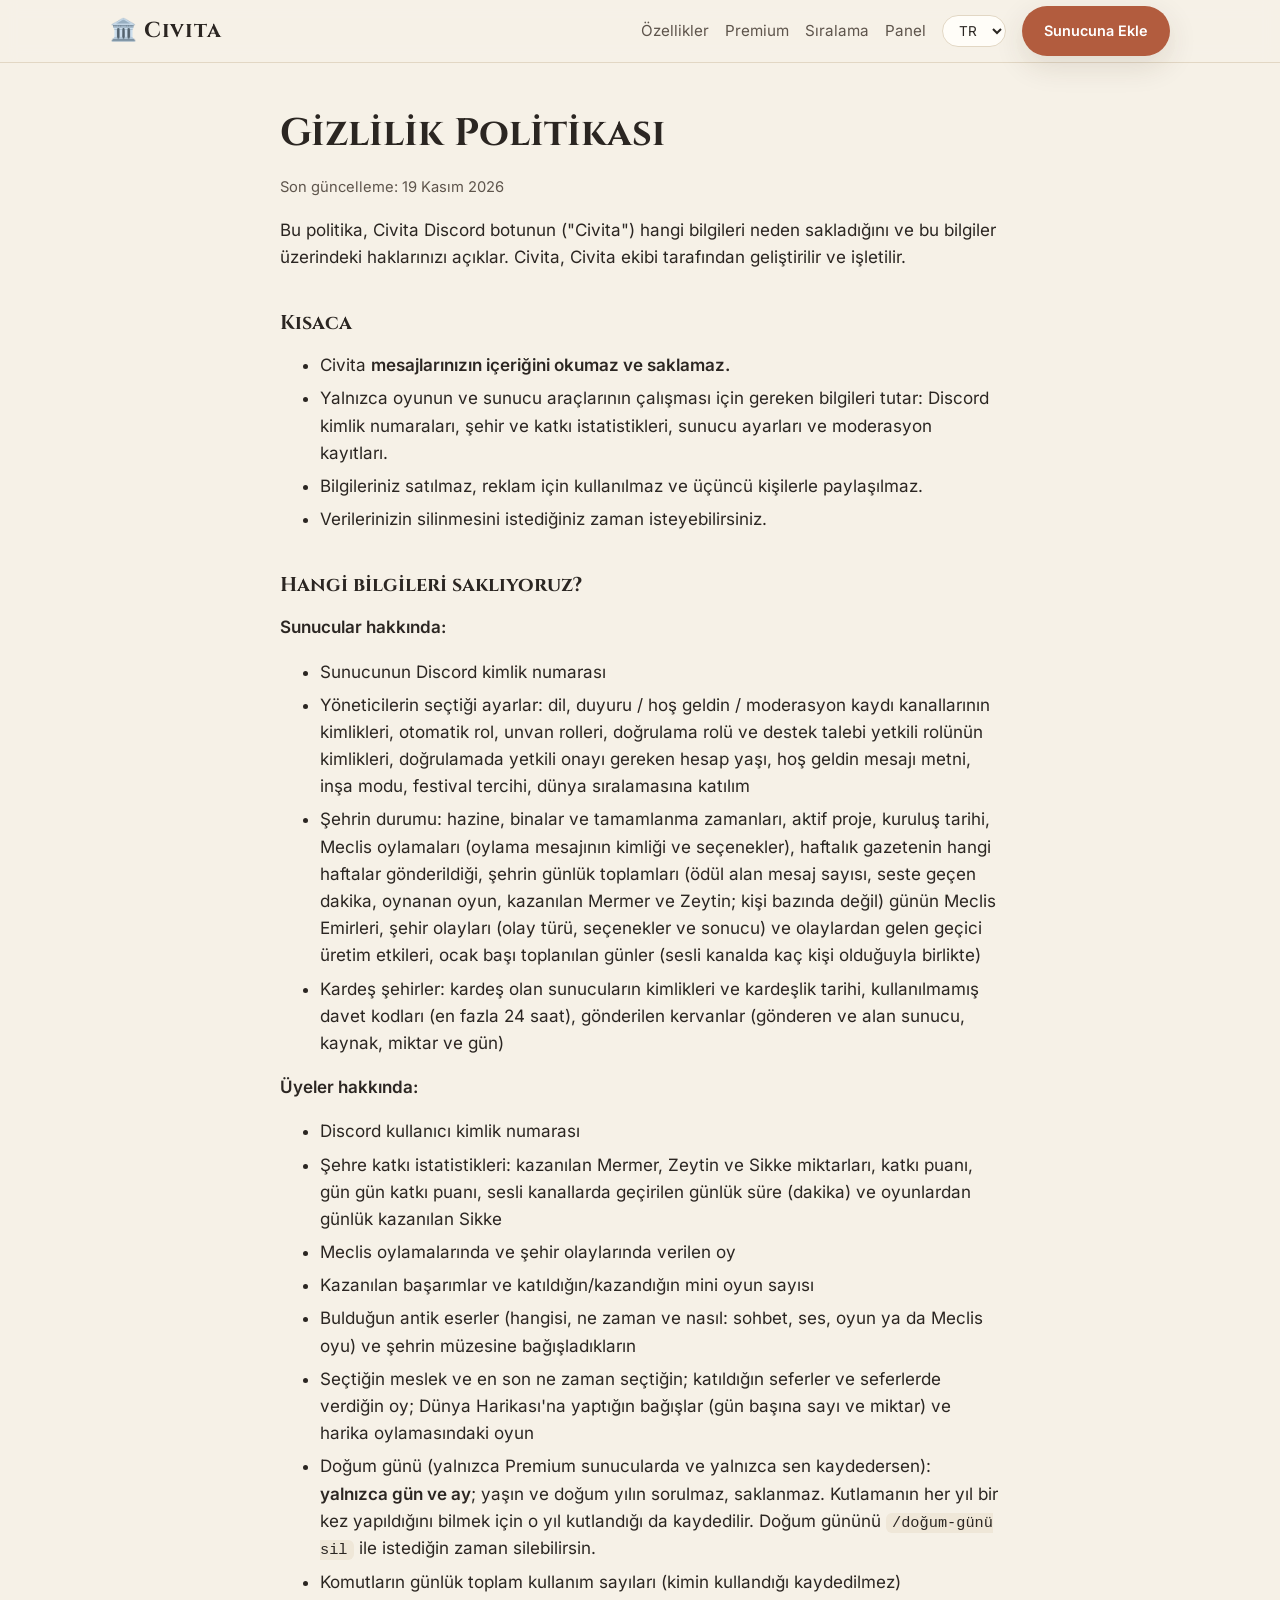
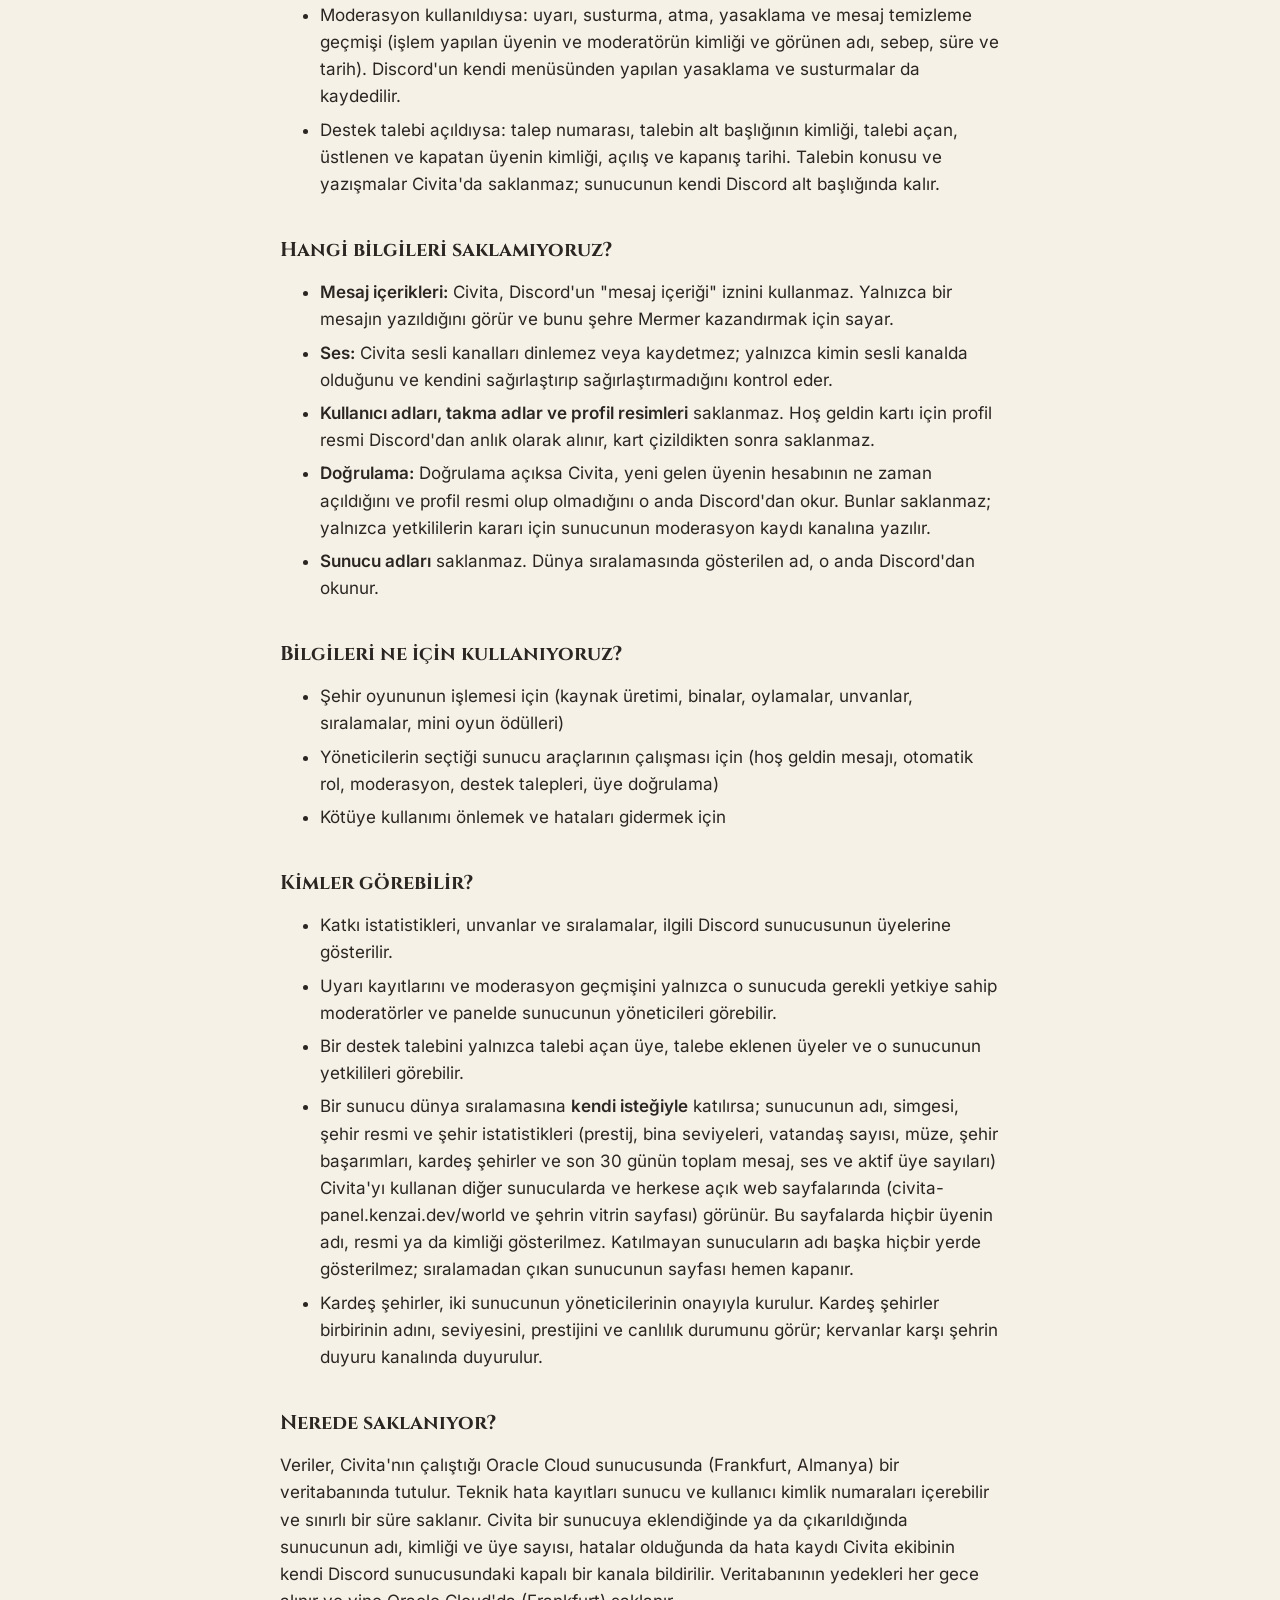
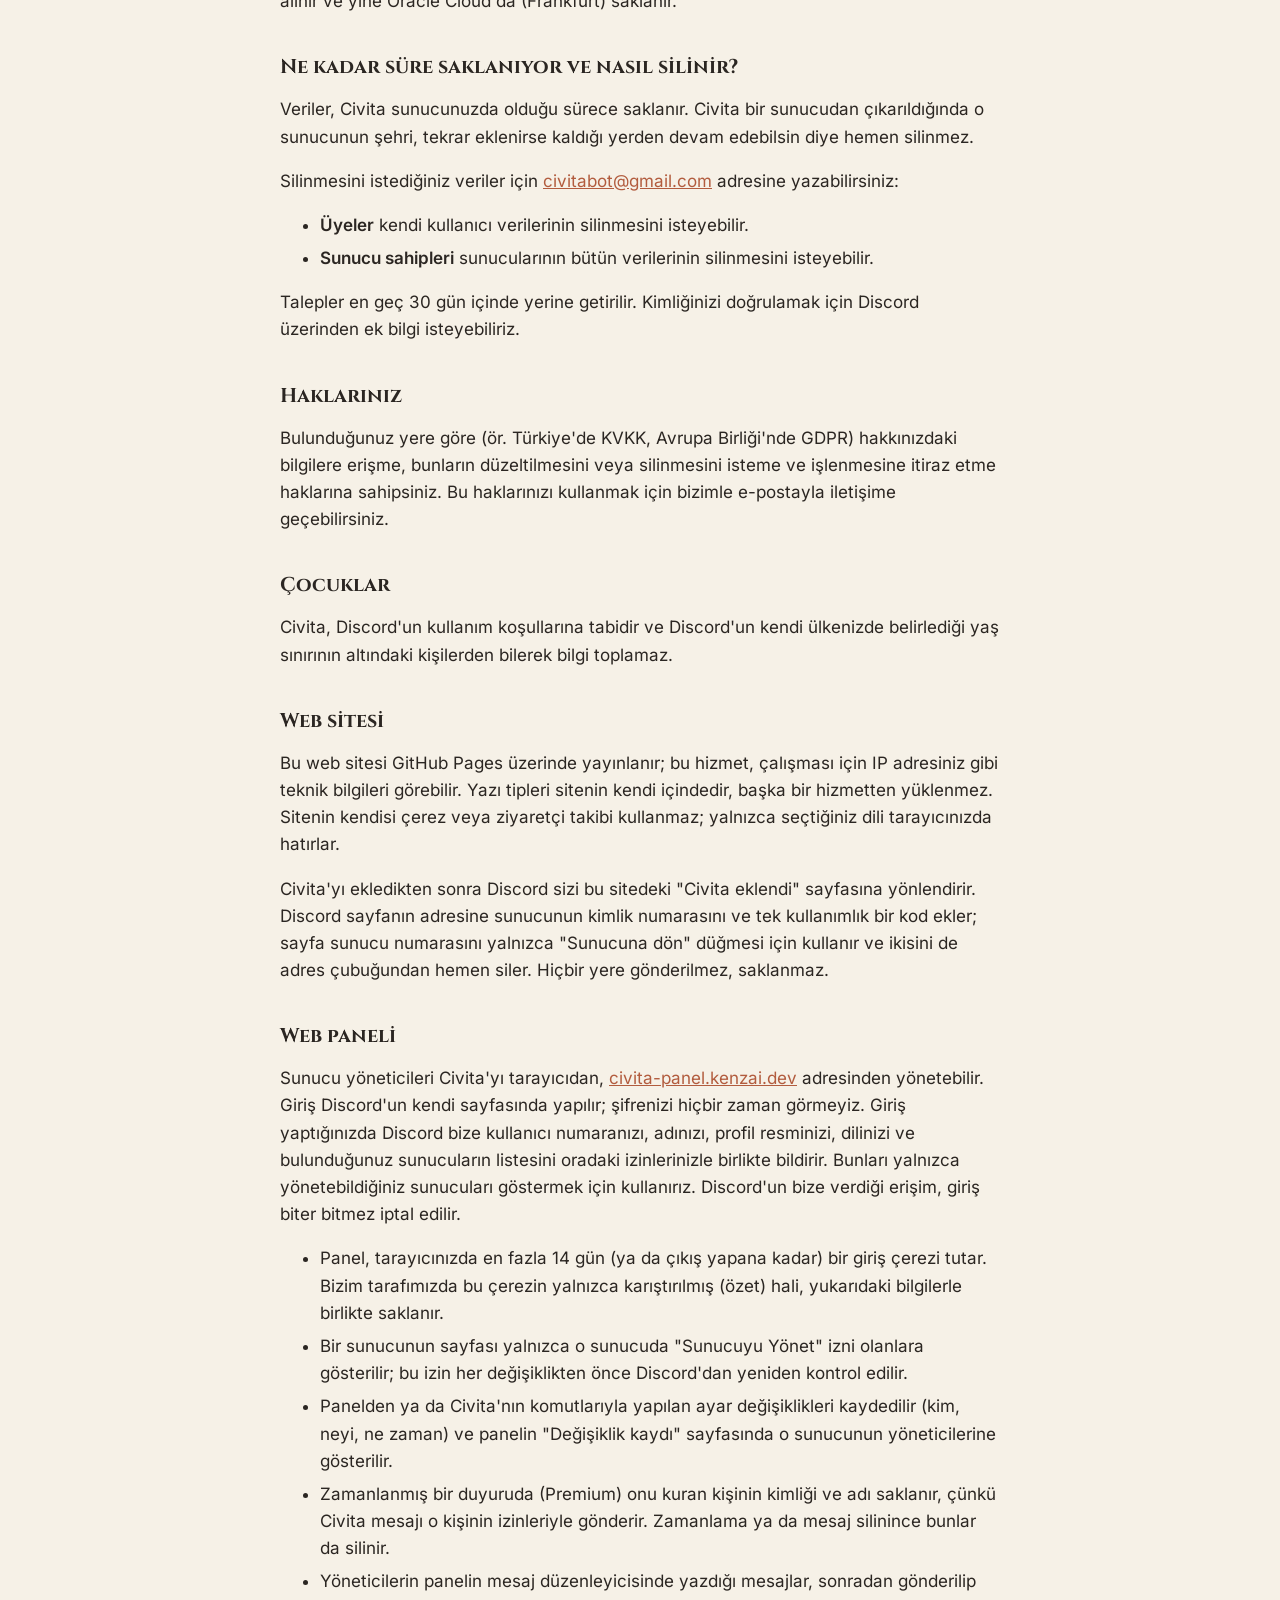
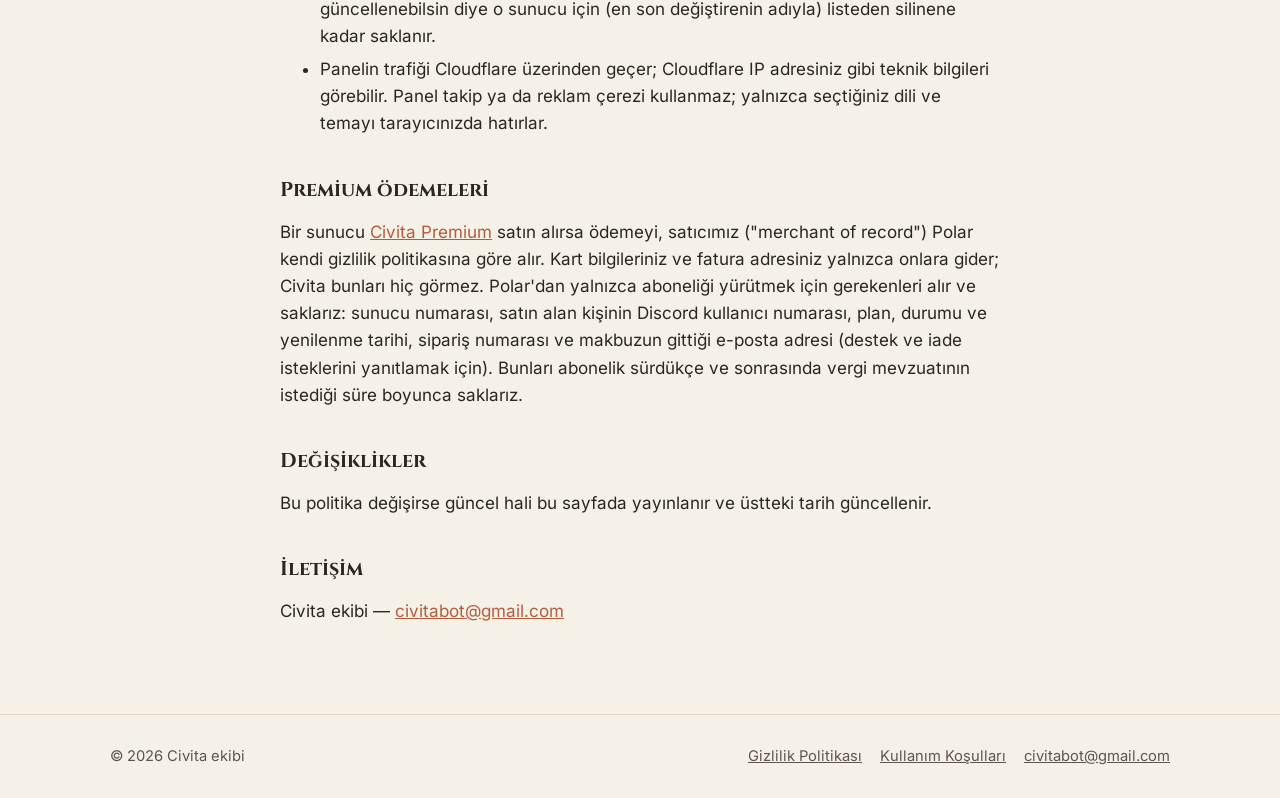
<file: gizlilik.html>
<!doctype html>
<html lang="tr">
<head>
  <meta charset="utf-8">
  <title>Civita</title>
  <link rel="canonical" href="https://civita.kenzai.dev/privacy/">
  <meta name="robots" content="noindex">
  <meta http-equiv="refresh" content="0; url=/privacy/?lang=tr">
  <script>
    // /premium gibi uzantısız adresle gelindiyse dili zorlamadan yönlen (ziyaretçinin kendi dili kalsın);
    // yalnızca eski .html linkleri dili belirtir.
    location.replace(location.pathname.endsWith(".html") ? "/privacy/?lang=tr" : "/privacy/");
  </script>
</head>
<body><p><a href="/privacy/?lang=tr">civita.kenzai.dev/privacy/</a></p></body>
</html>
</file>
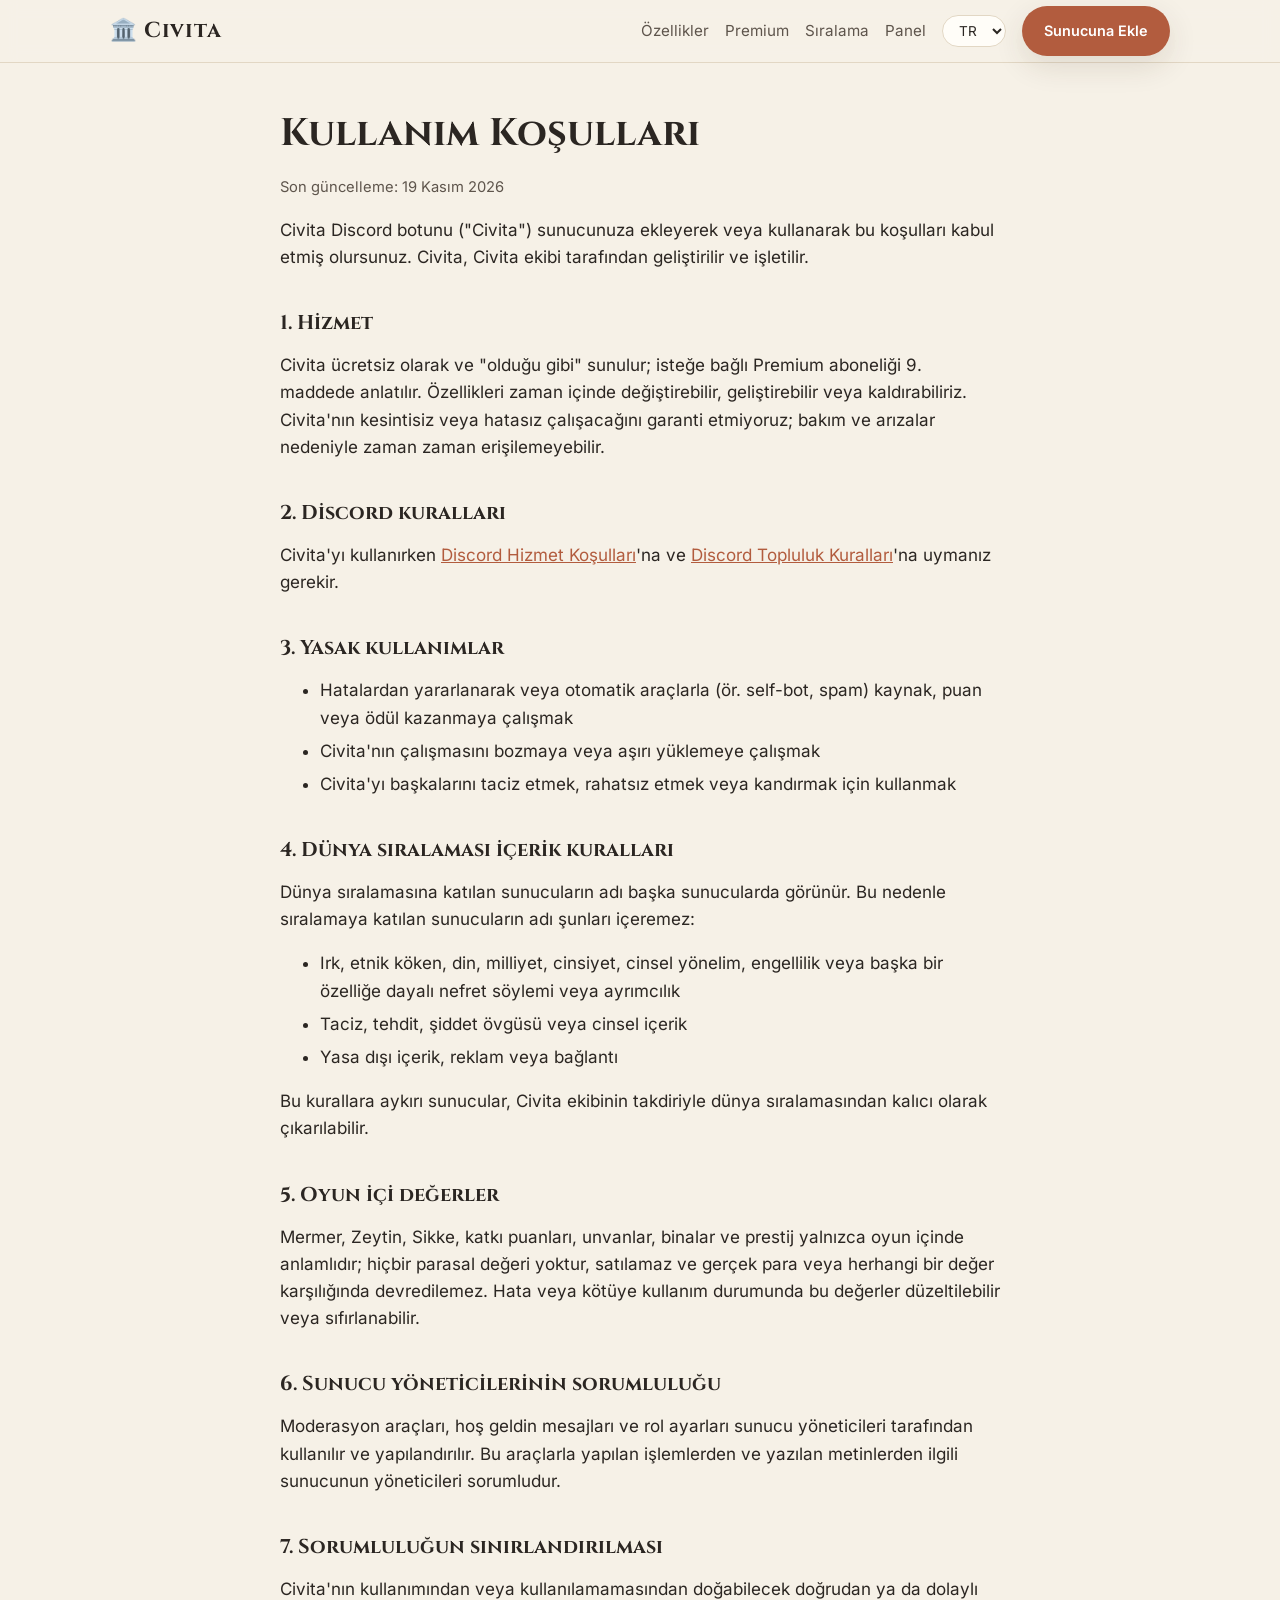
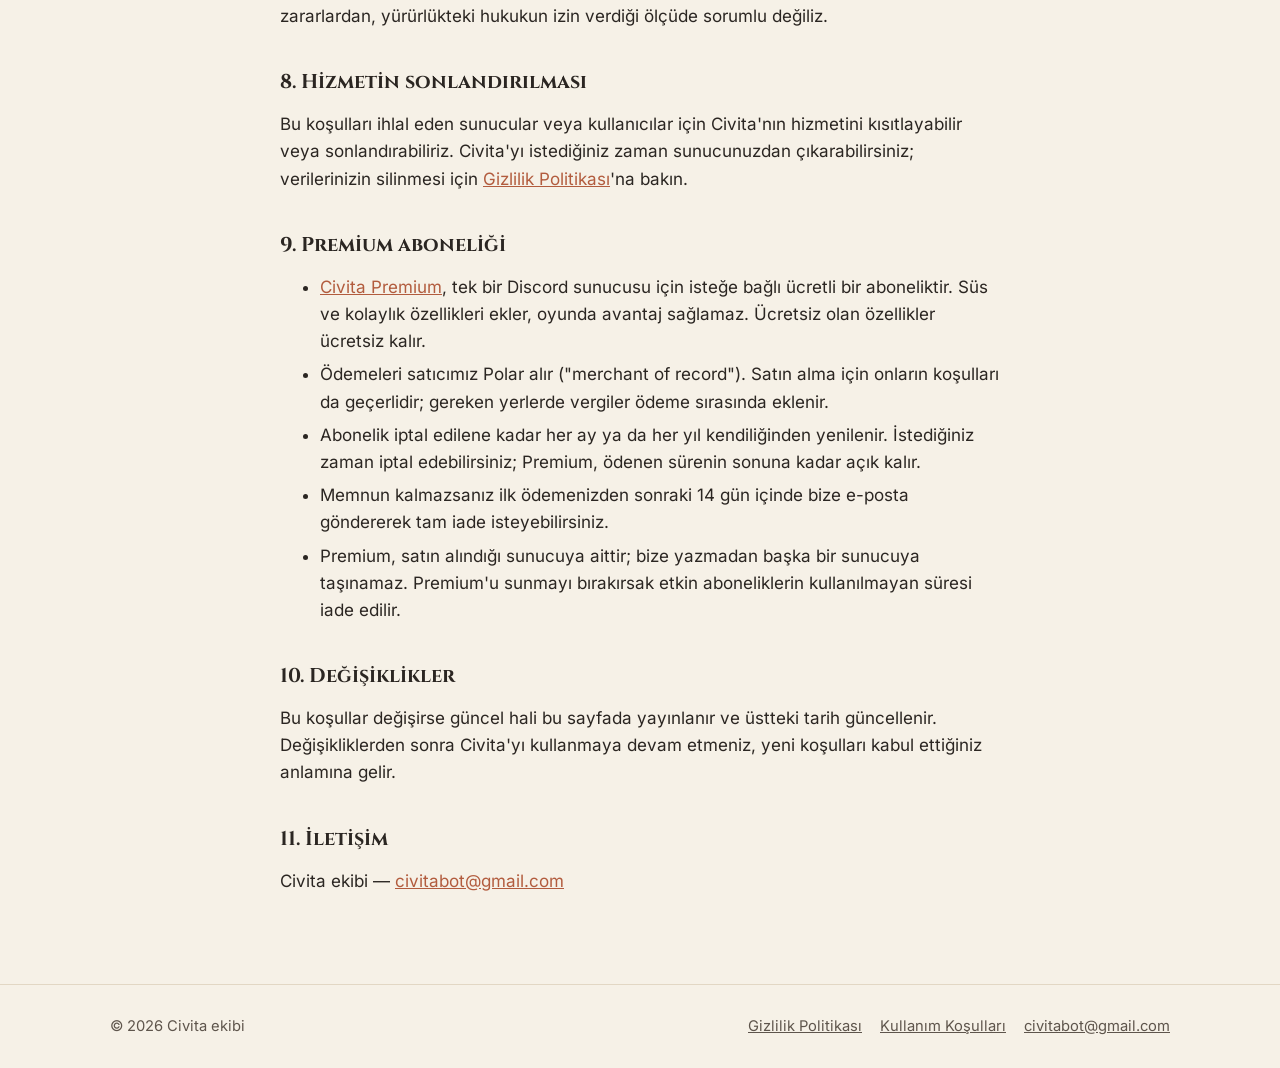
<file: kosullar.html>
<!doctype html>
<html lang="tr">
<head>
  <meta charset="utf-8">
  <title>Civita</title>
  <link rel="canonical" href="https://civita.kenzai.dev/terms/">
  <meta name="robots" content="noindex">
  <meta http-equiv="refresh" content="0; url=/terms/?lang=tr">
  <script>
    // /premium gibi uzantısız adresle gelindiyse dili zorlamadan yönlen (ziyaretçinin kendi dili kalsın);
    // yalnızca eski .html linkleri dili belirtir.
    location.replace(location.pathname.endsWith(".html") ? "/terms/?lang=tr" : "/terms/");
  </script>
</head>
<body><p><a href="/terms/?lang=tr">civita.kenzai.dev/terms/</a></p></body>
</html>
</file>
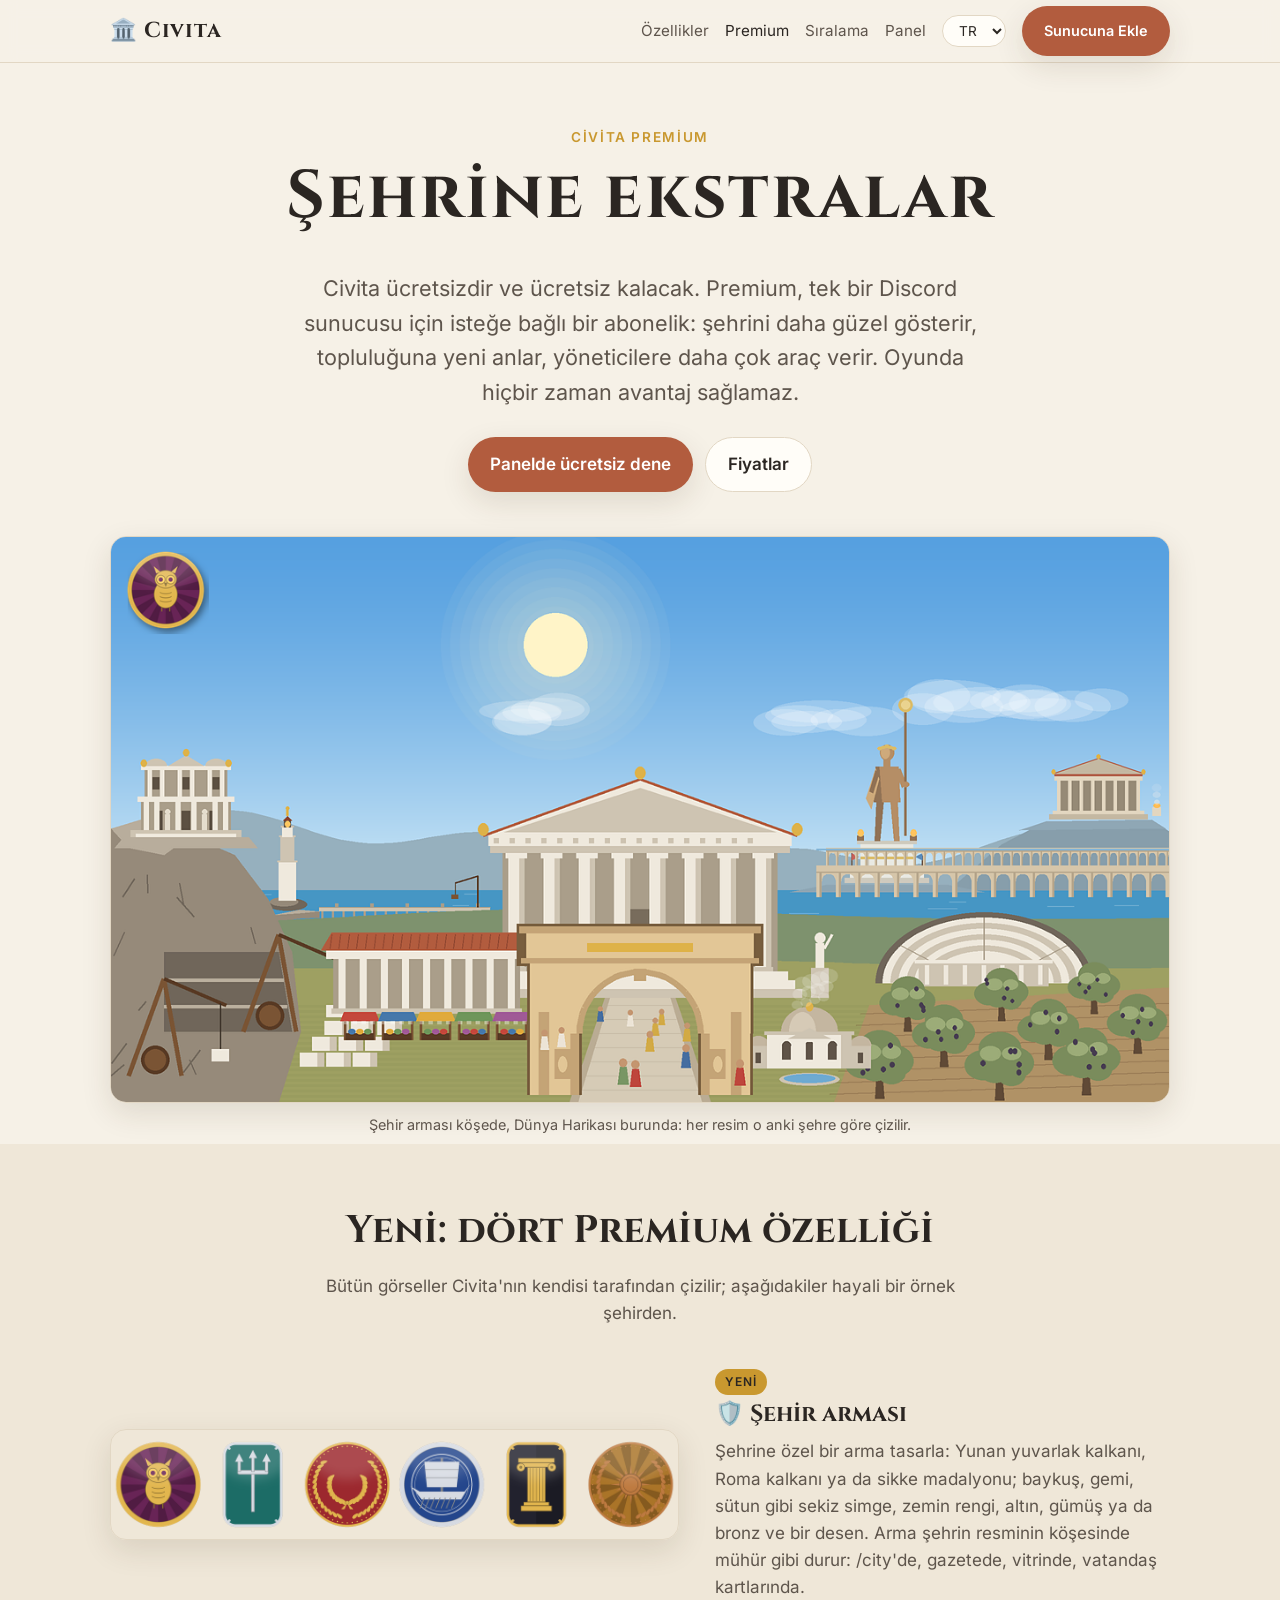
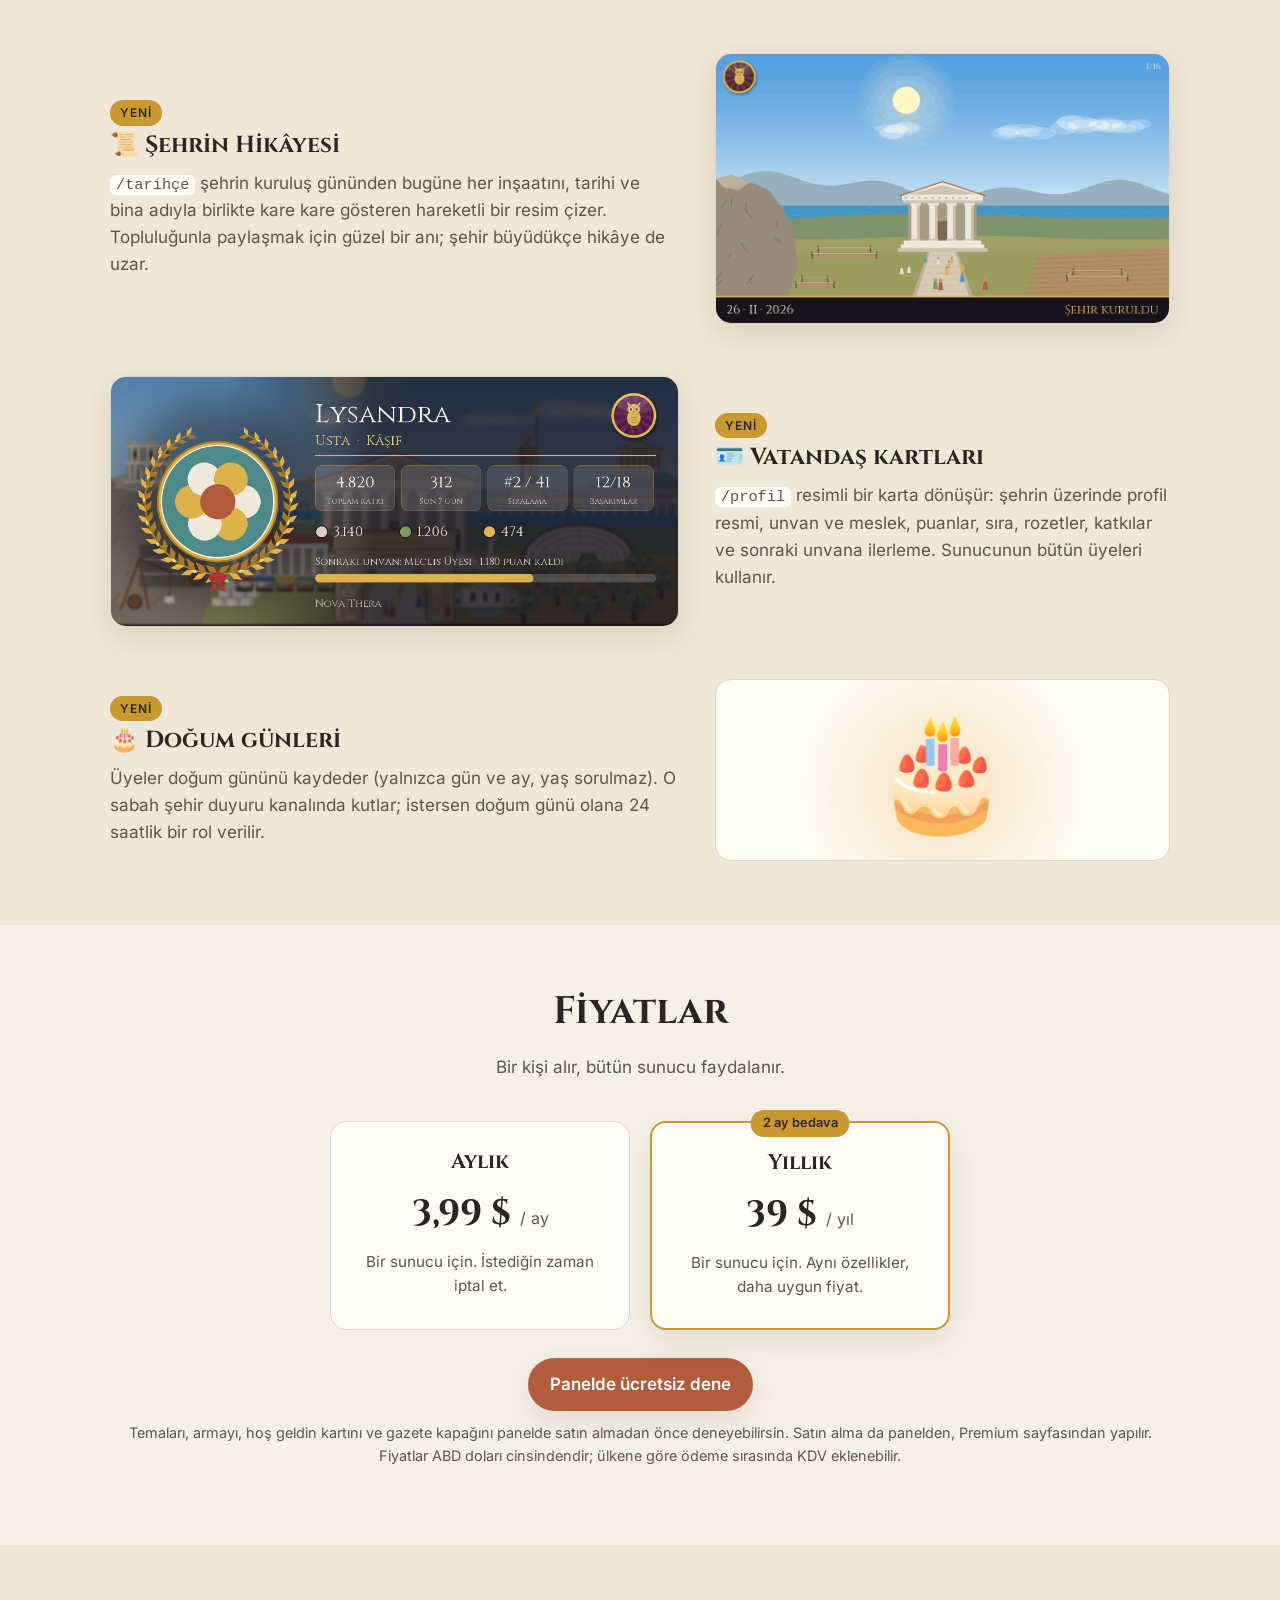
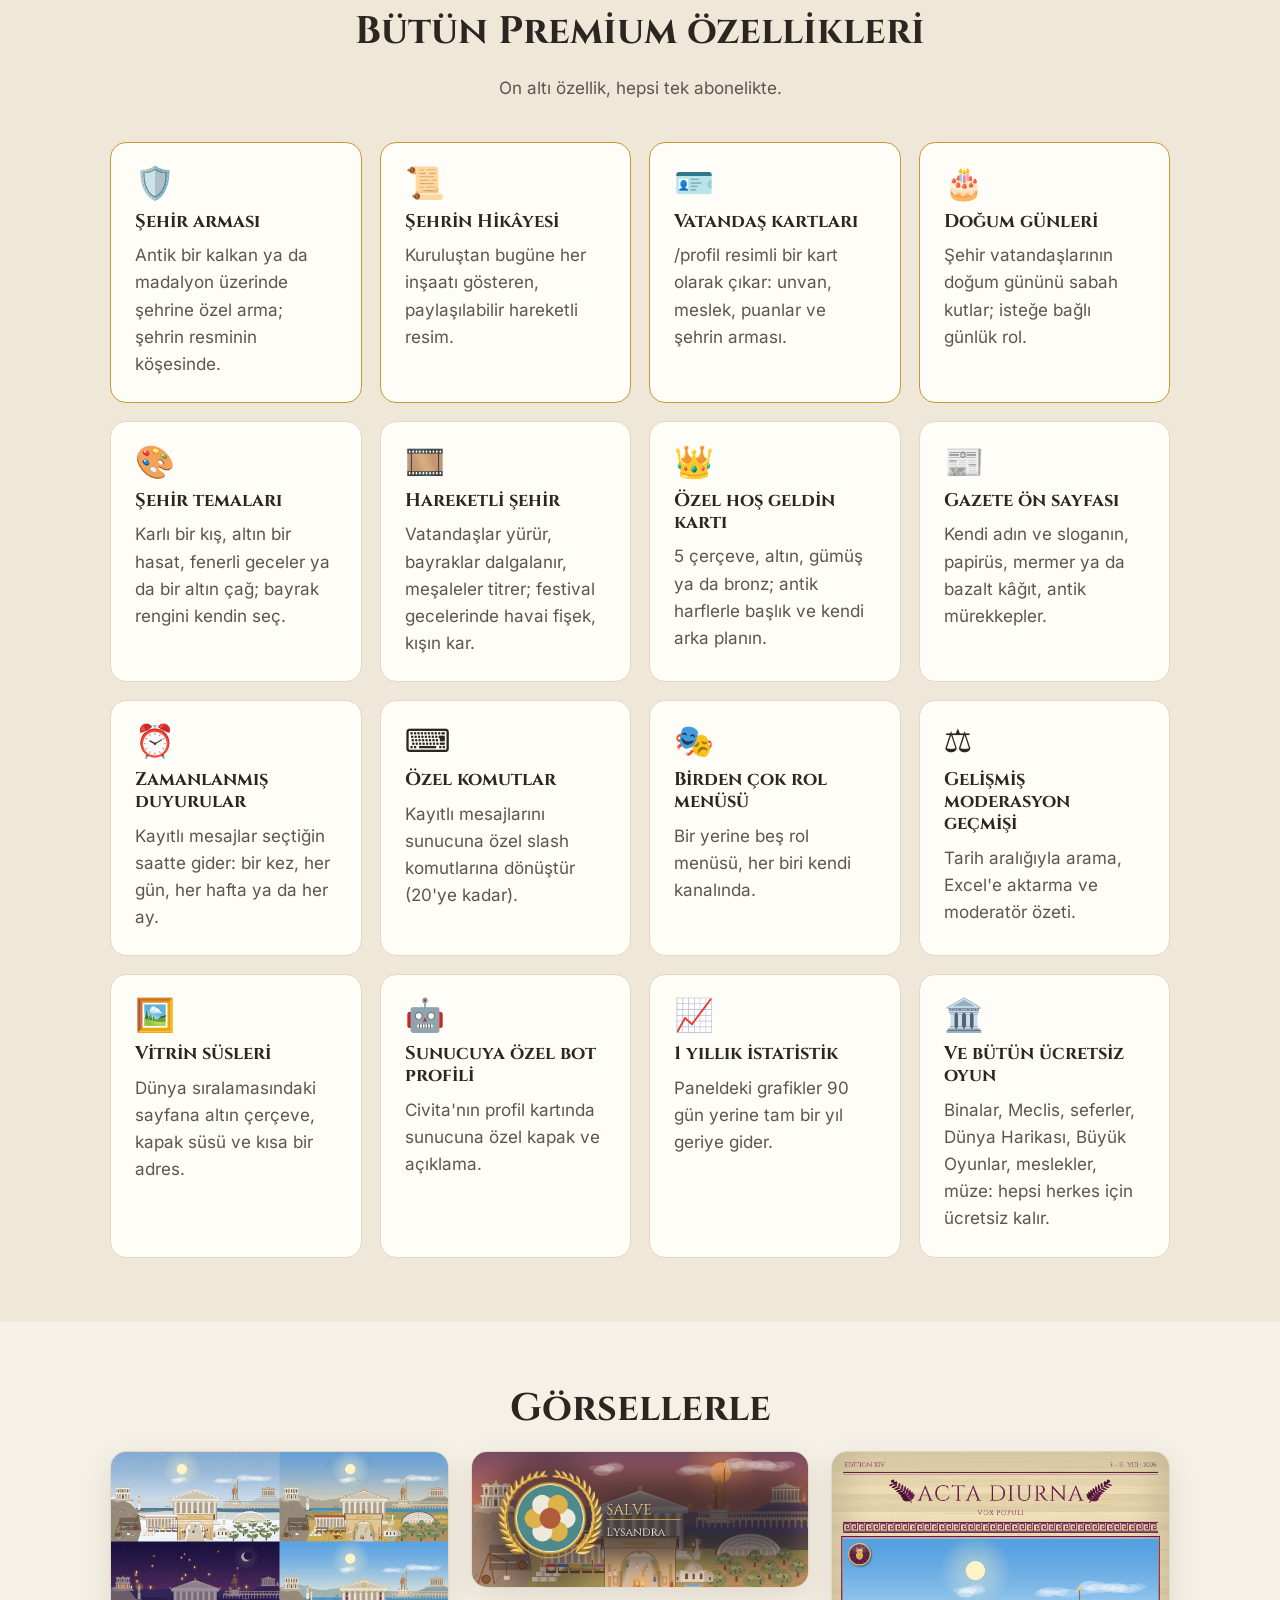
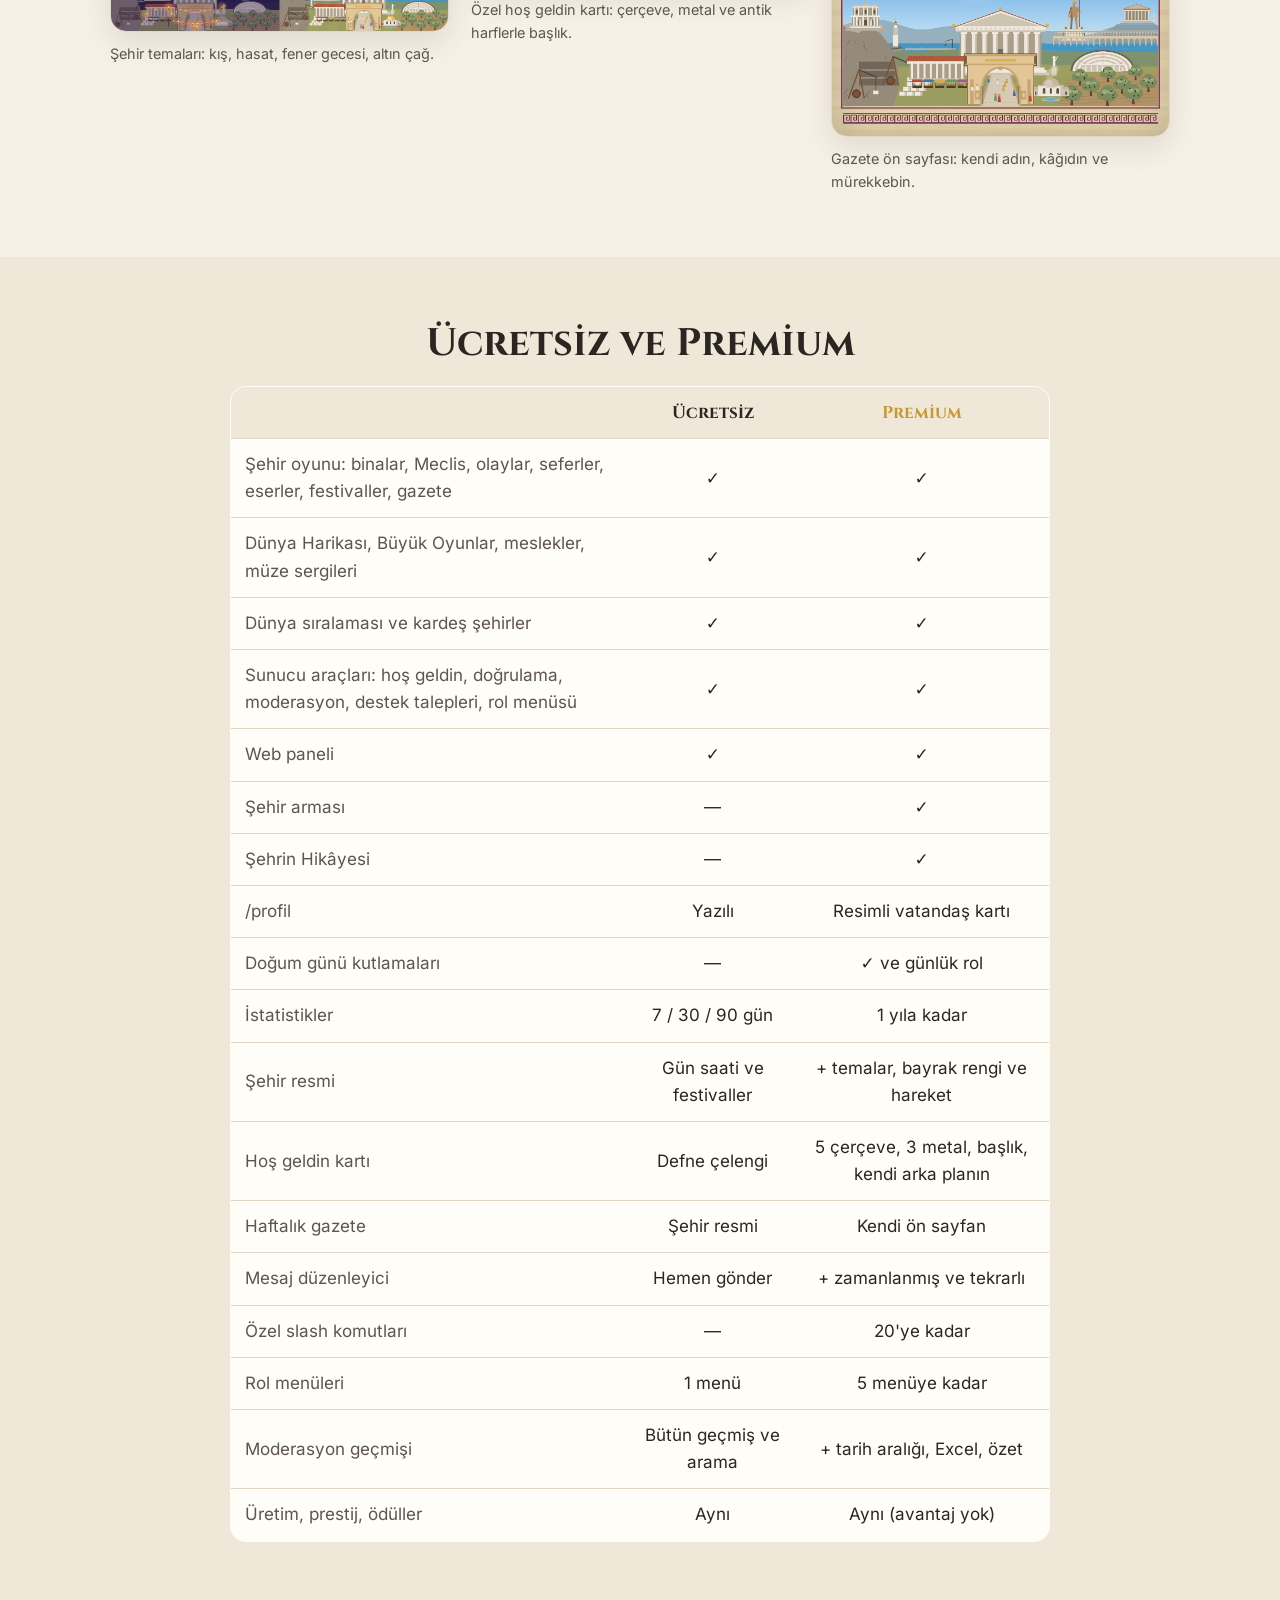
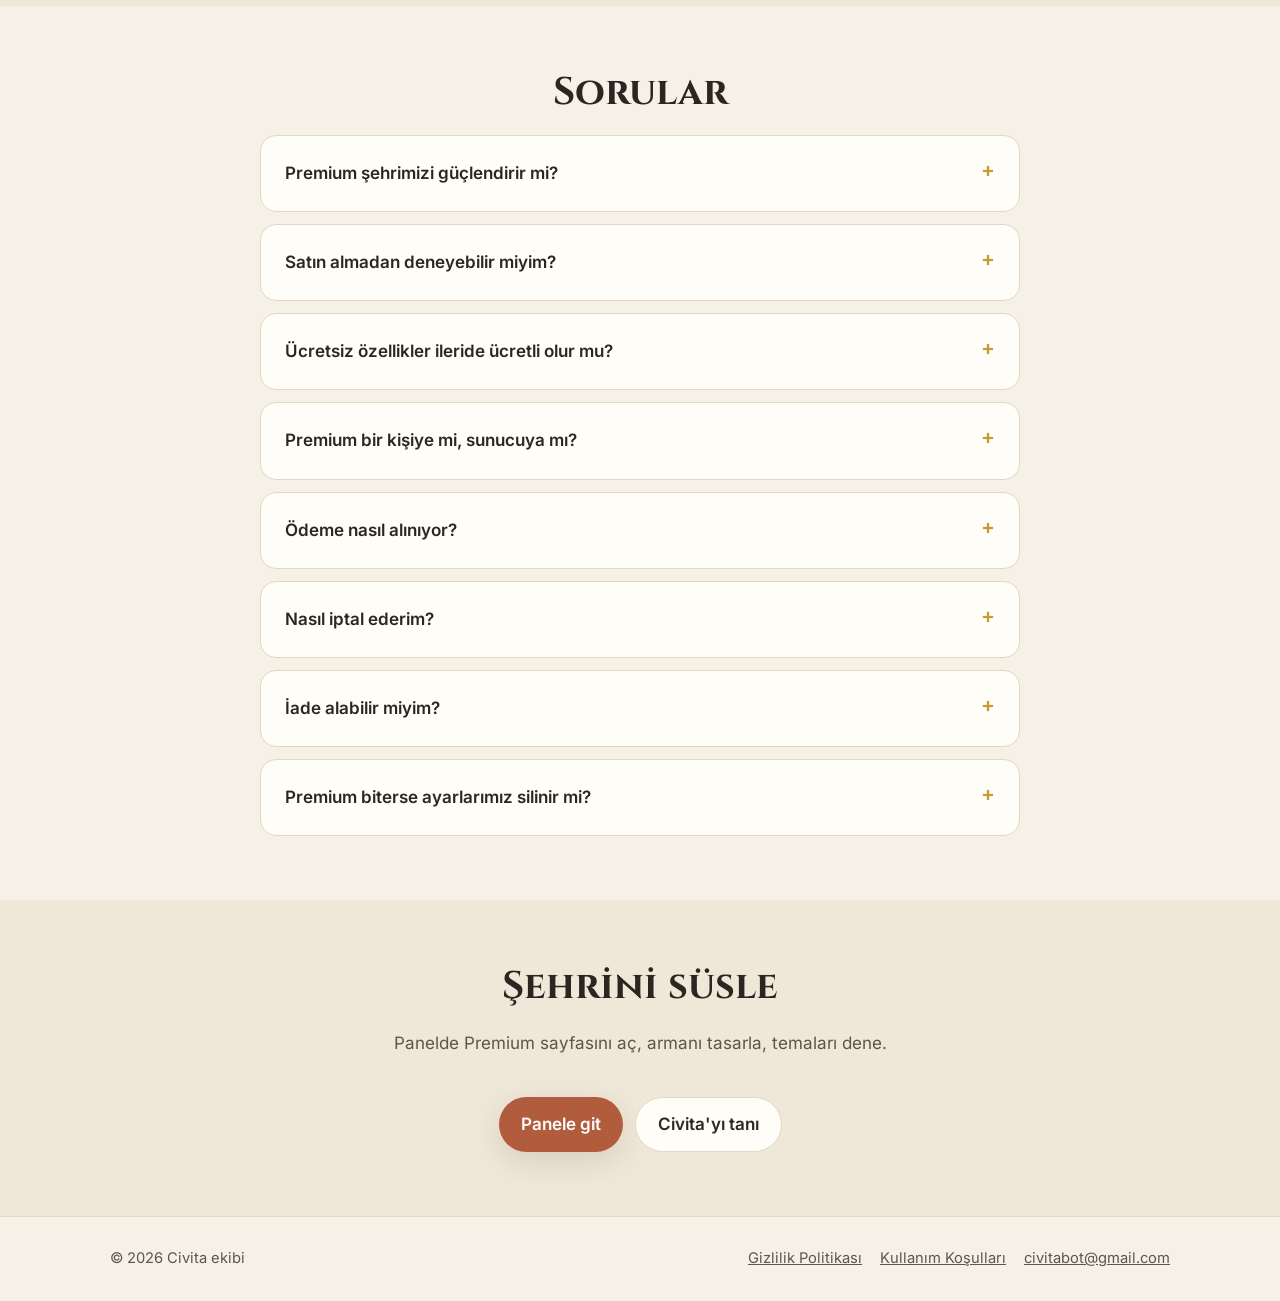
<file: premium-tr.html>
<!doctype html>
<html lang="tr">
<head>
  <meta charset="utf-8">
  <title>Civita</title>
  <link rel="canonical" href="https://civita.kenzai.dev/premium/">
  <meta name="robots" content="noindex">
  <meta http-equiv="refresh" content="0; url=/premium/?lang=tr">
  <script>
    // /premium gibi uzantısız adresle gelindiyse dili zorlamadan yönlen (ziyaretçinin kendi dili kalsın);
    // yalnızca eski .html linkleri dili belirtir.
    location.replace(location.pathname.endsWith(".html") ? "/premium/?lang=tr" : "/premium/");
  </script>
</head>
<body><p><a href="/premium/?lang=tr">civita.kenzai.dev/premium/</a></p></body>
</html>
</file>
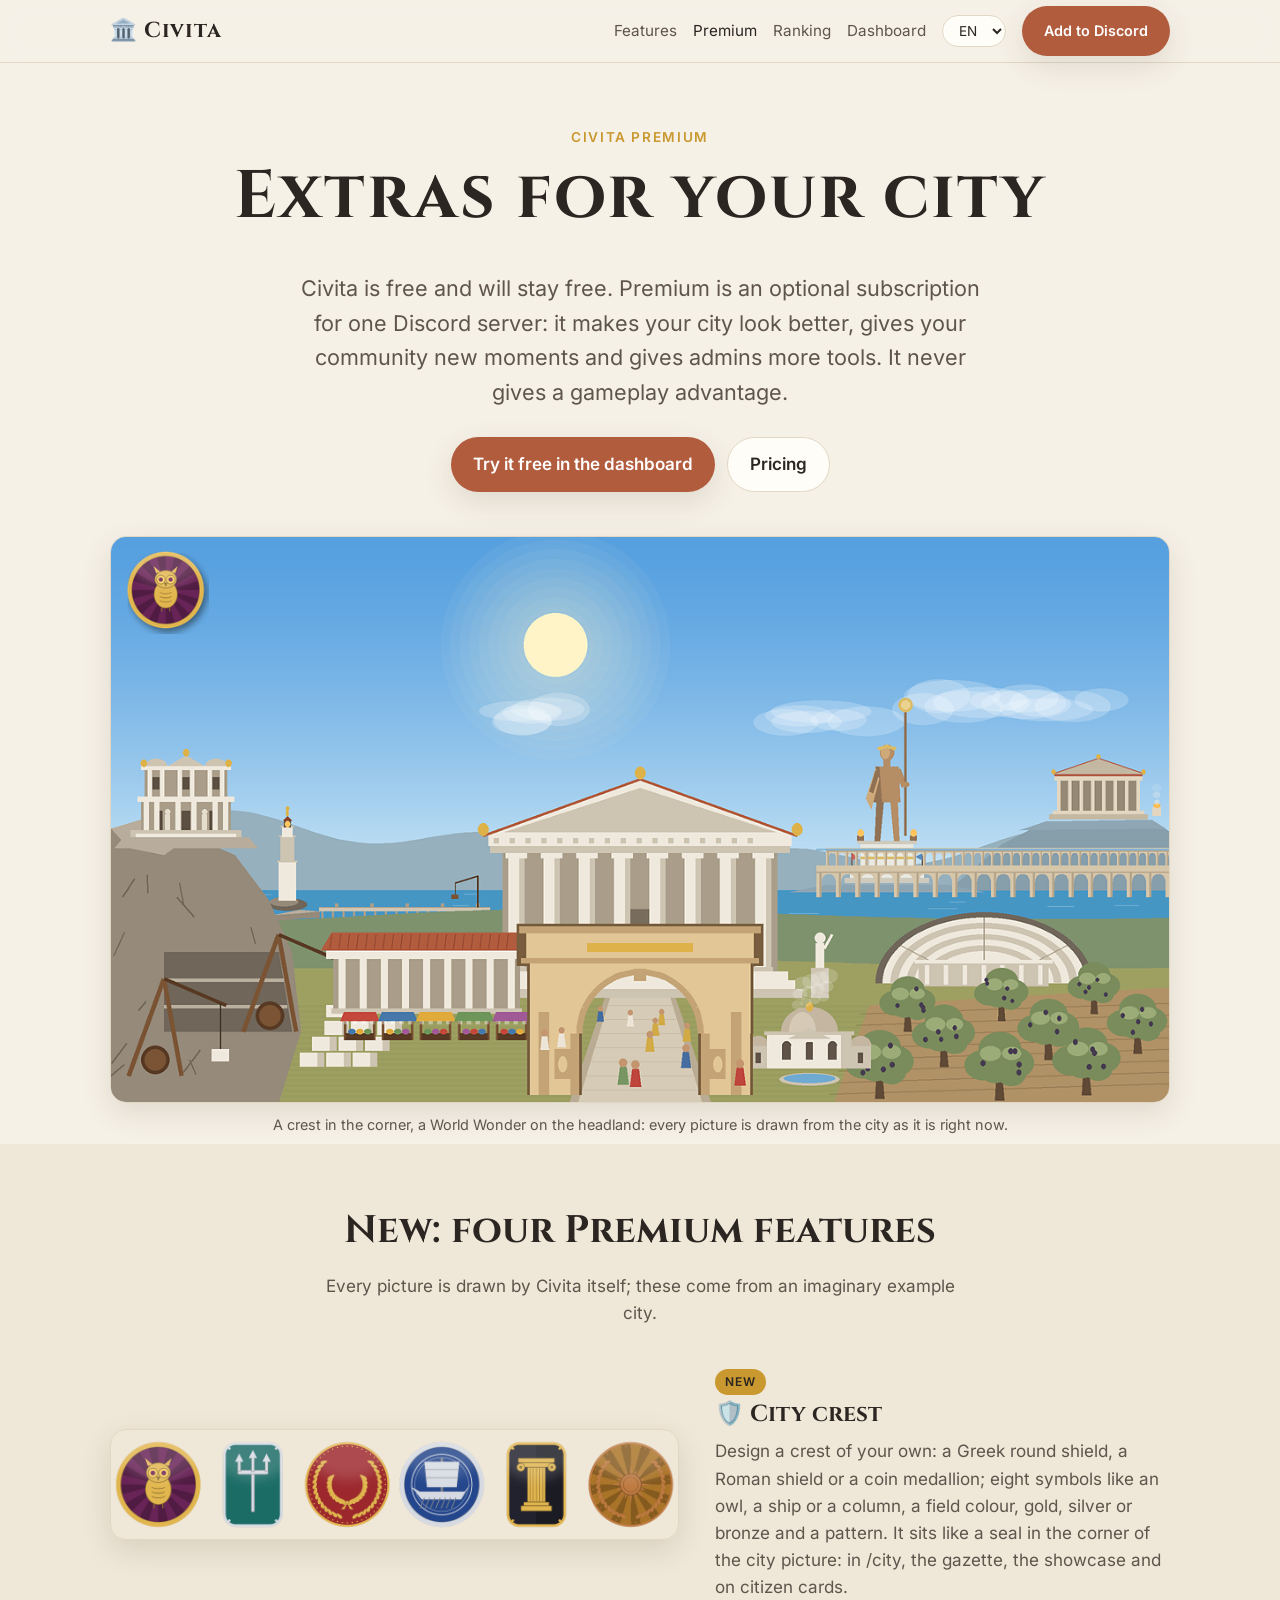
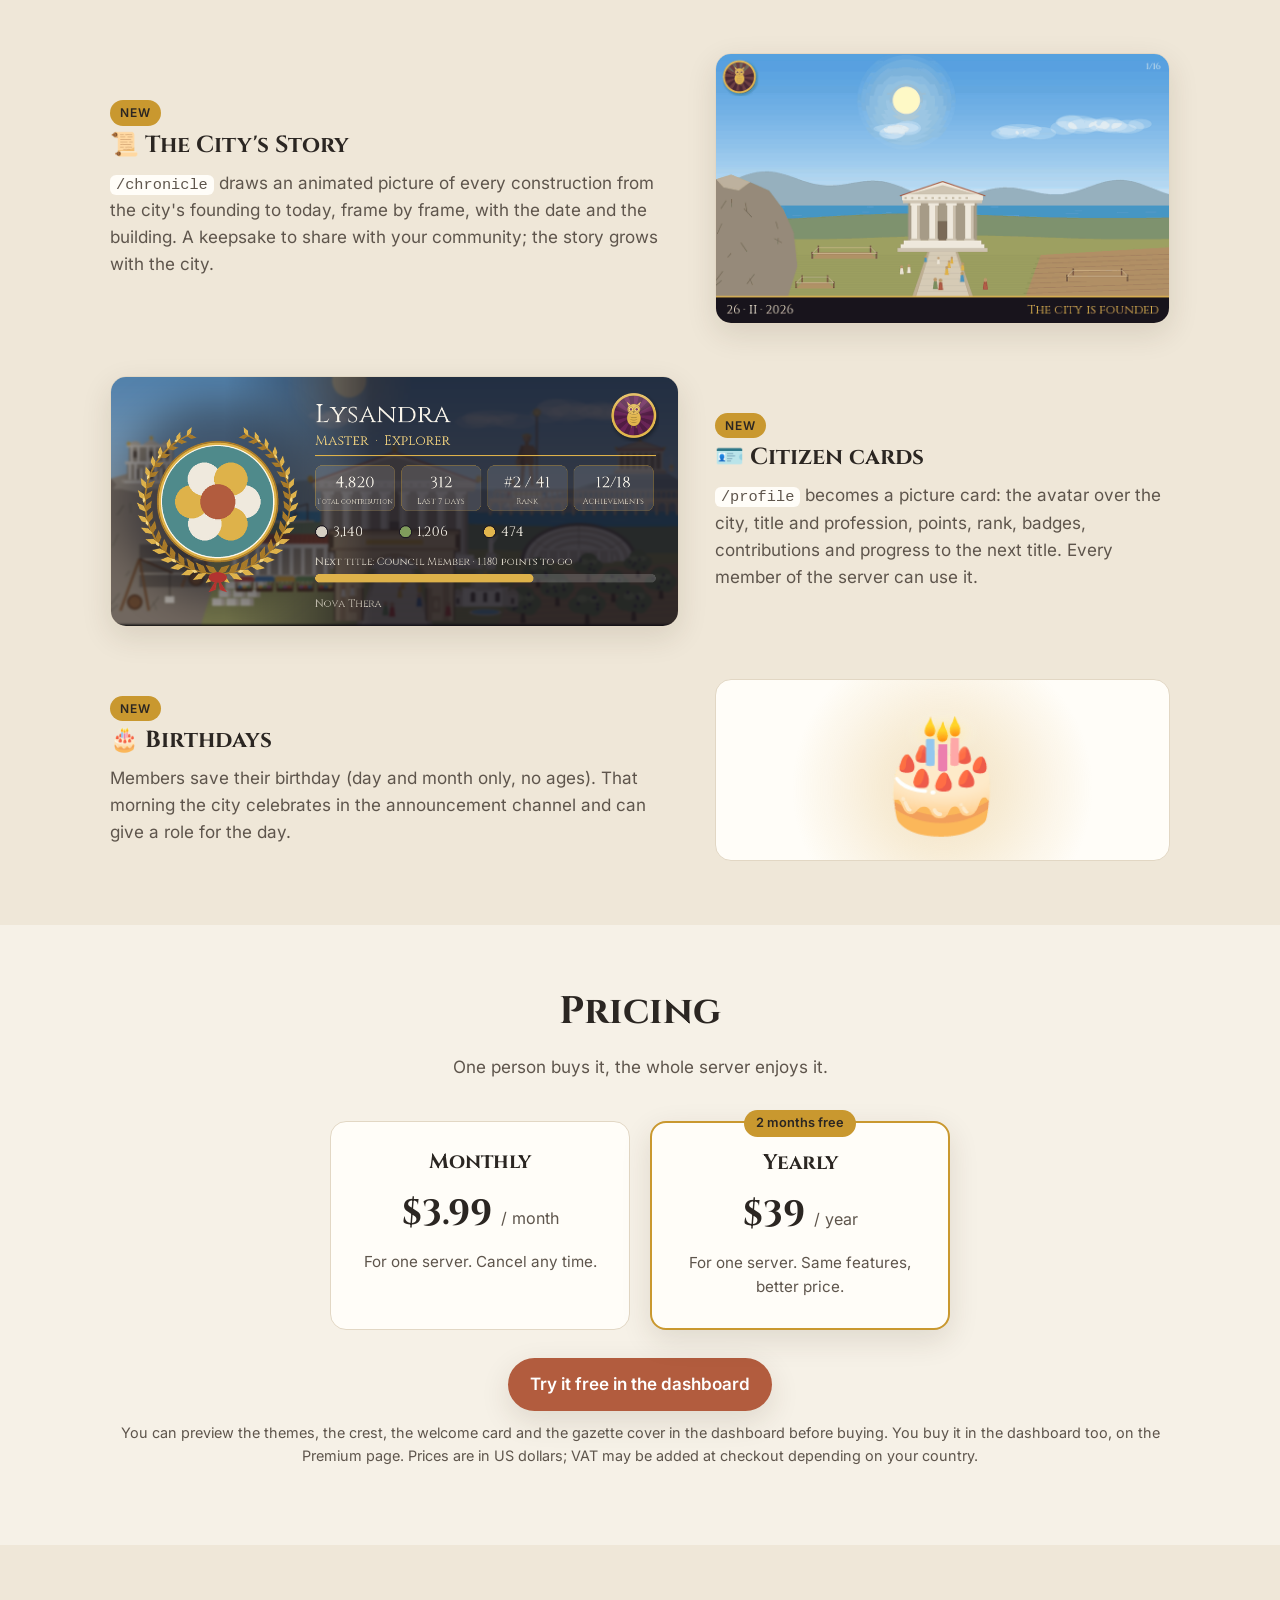
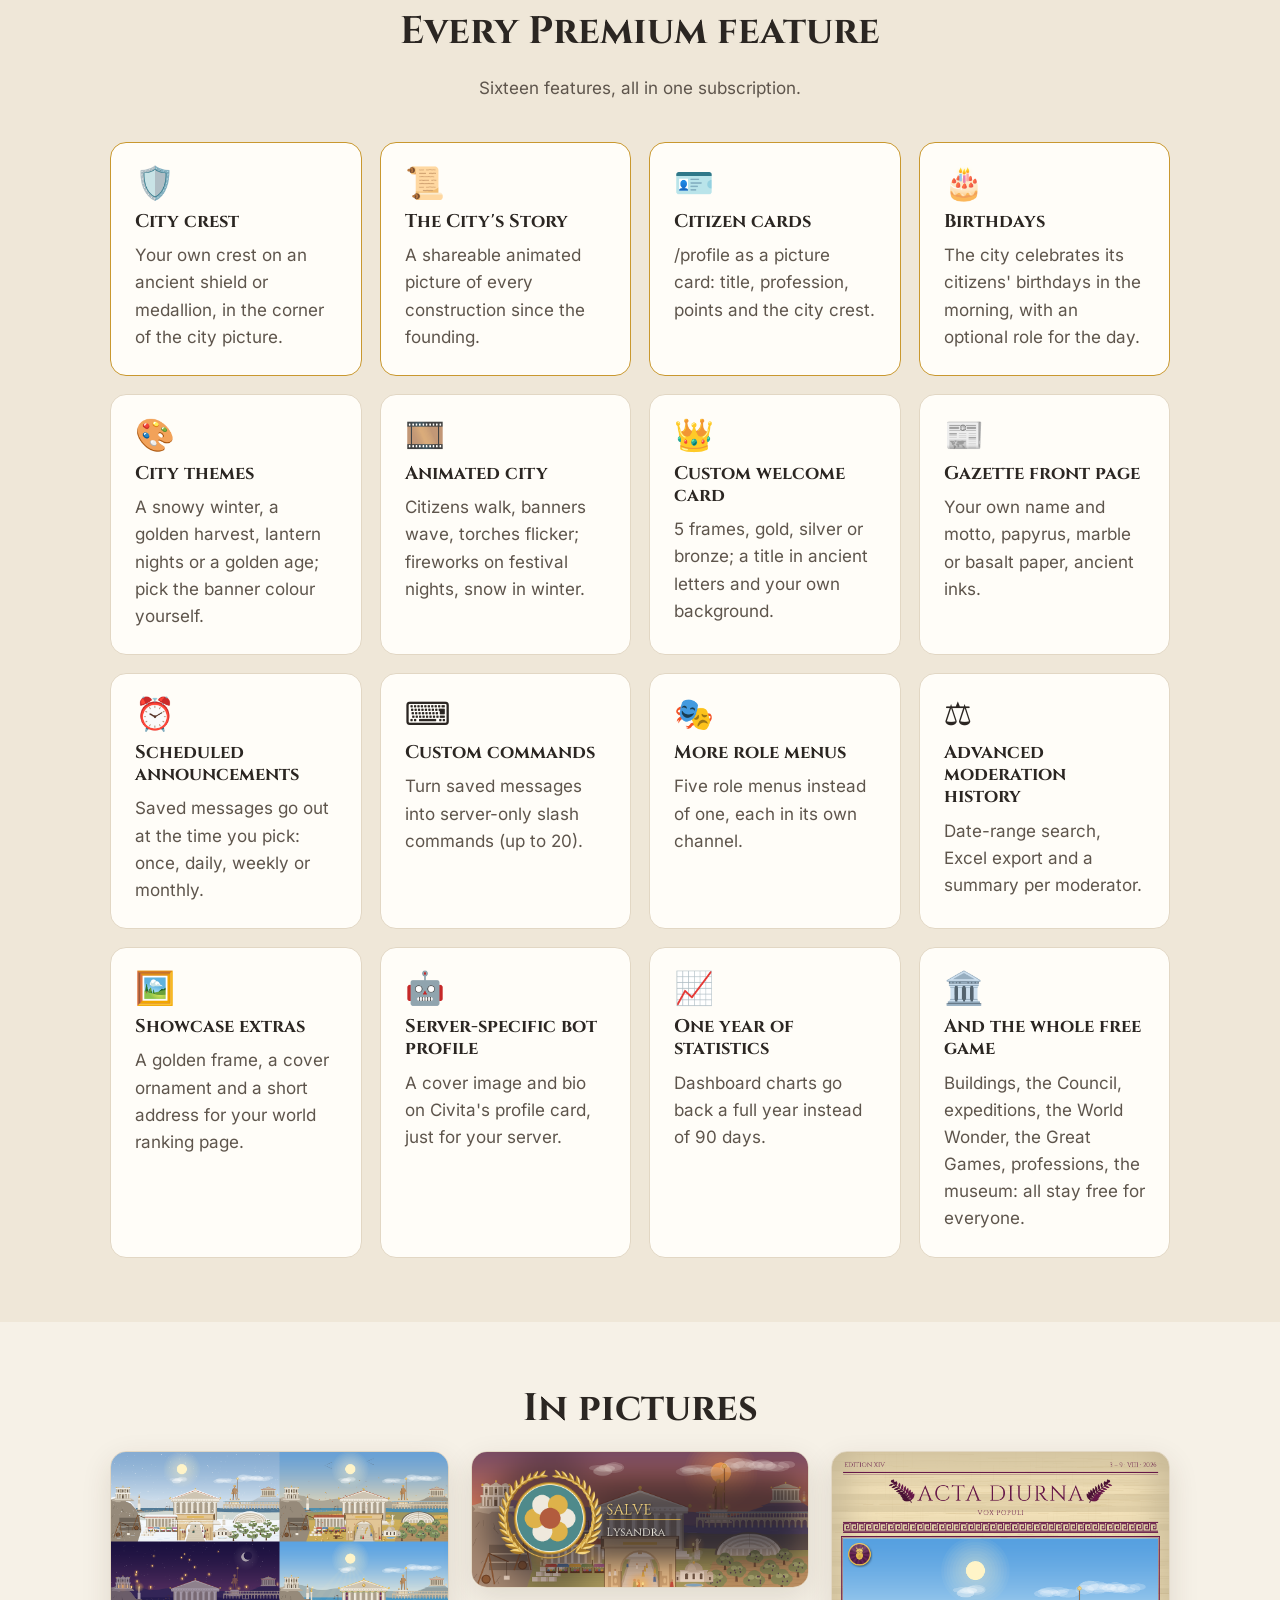
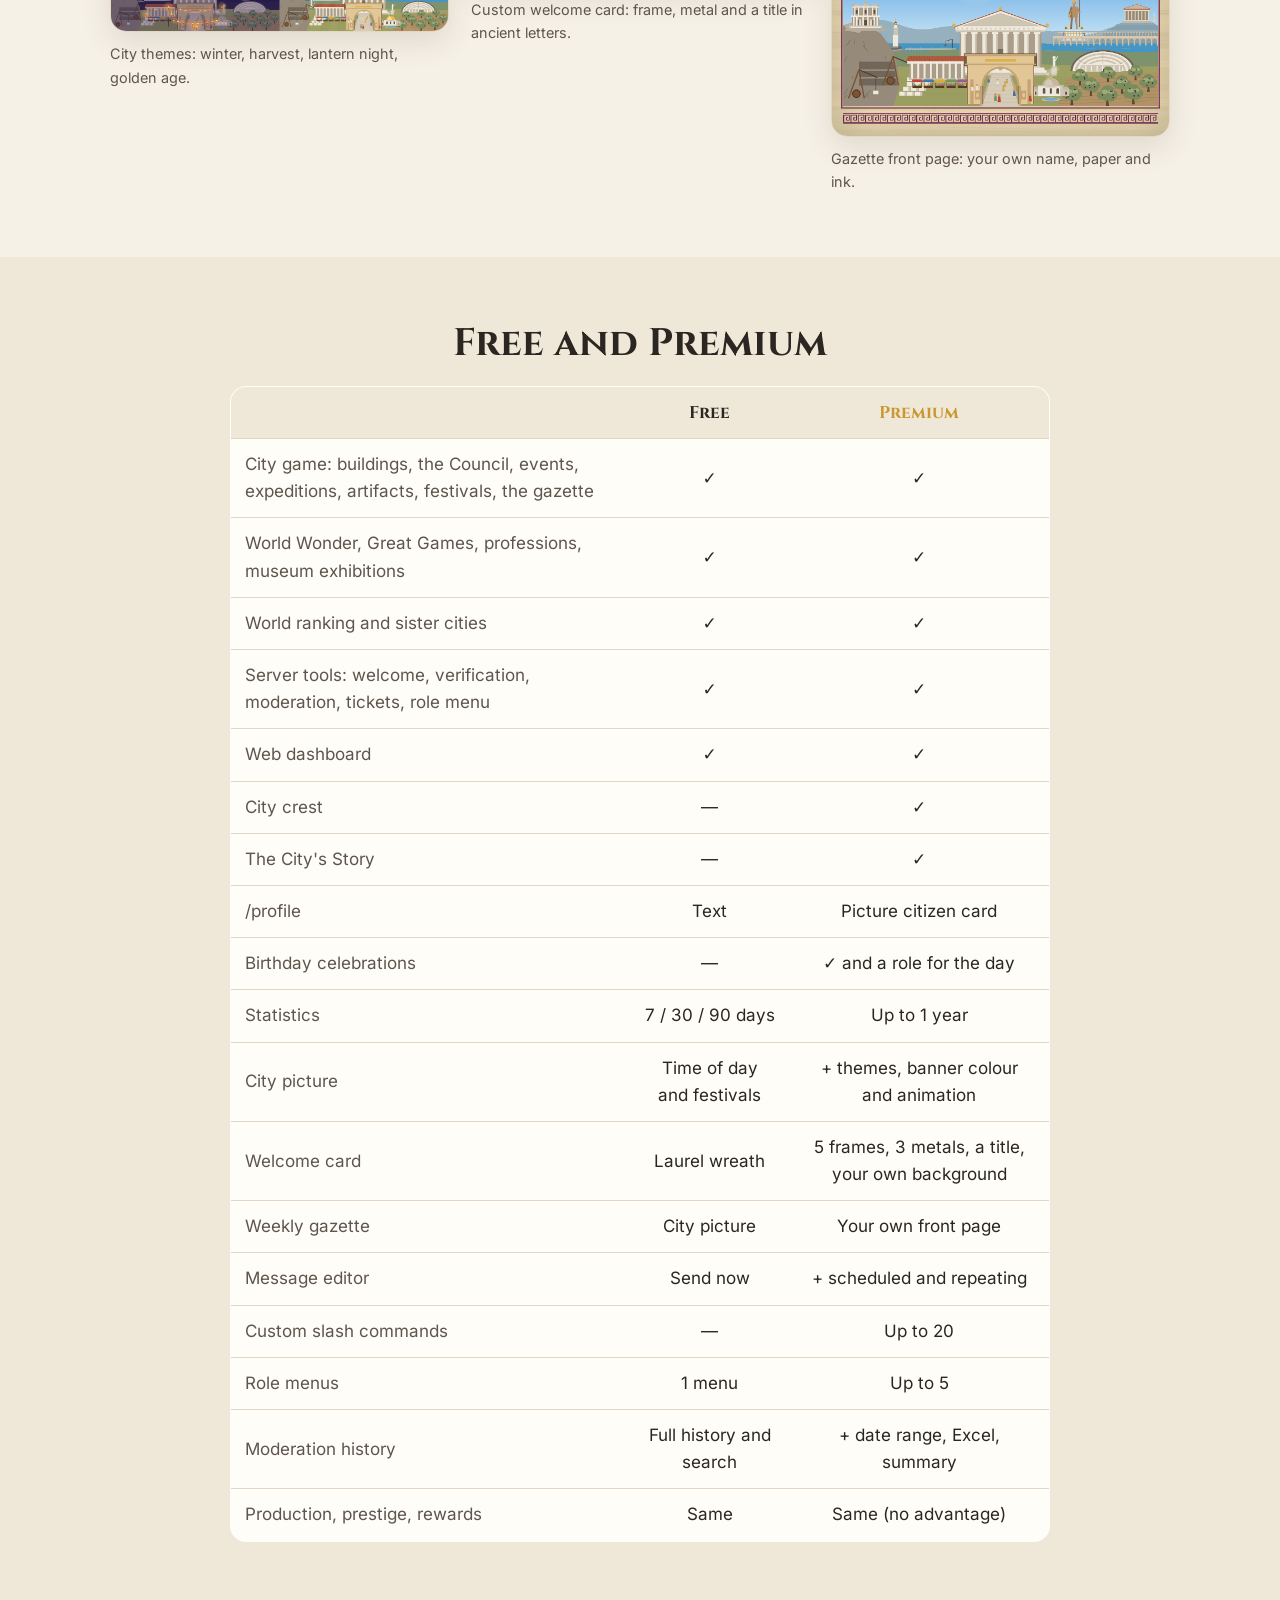
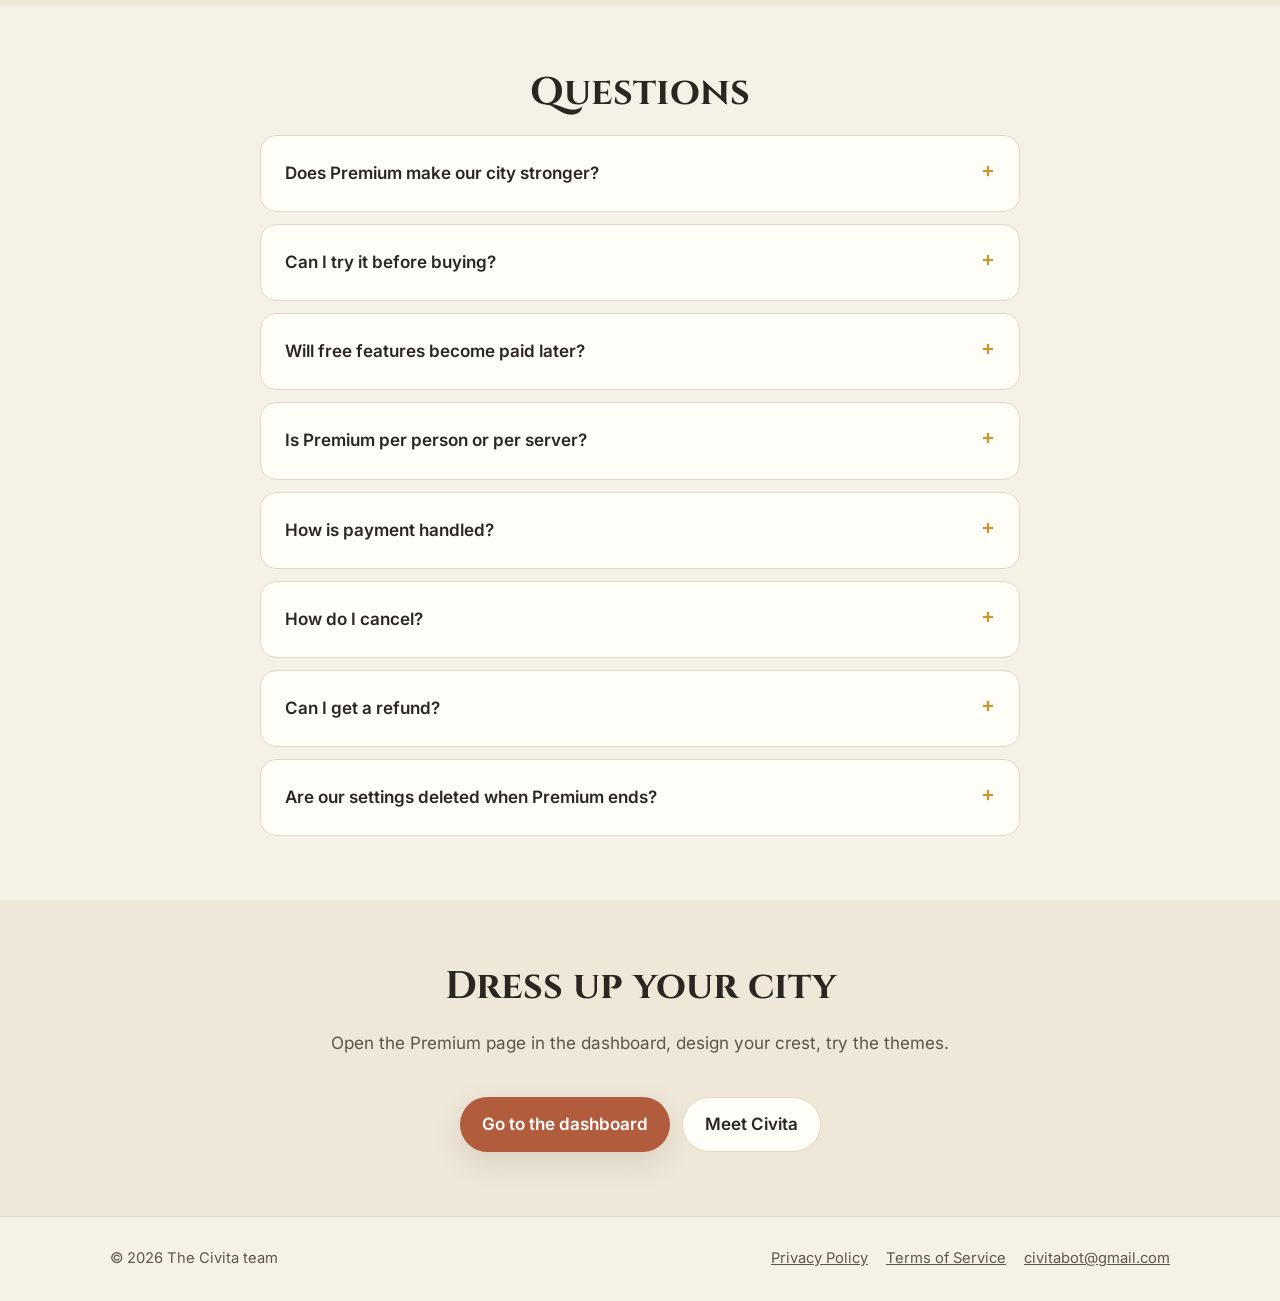
<file: premium.html>
<!doctype html>
<html lang="en">
<head>
  <meta charset="utf-8">
  <title>Civita</title>
  <link rel="canonical" href="https://civita.kenzai.dev/premium/">
  <meta name="robots" content="noindex">
  <meta http-equiv="refresh" content="0; url=/premium/?lang=en">
  <script>
    // /premium gibi uzantısız adresle gelindiyse dili zorlamadan yönlen (ziyaretçinin kendi dili kalsın);
    // yalnızca eski .html linkleri dili belirtir.
    location.replace(location.pathname.endsWith(".html") ? "/premium/?lang=en" : "/premium/");
  </script>
</head>
<body><p><a href="/premium/?lang=en">civita.kenzai.dev/premium/</a></p></body>
</html>
</file>
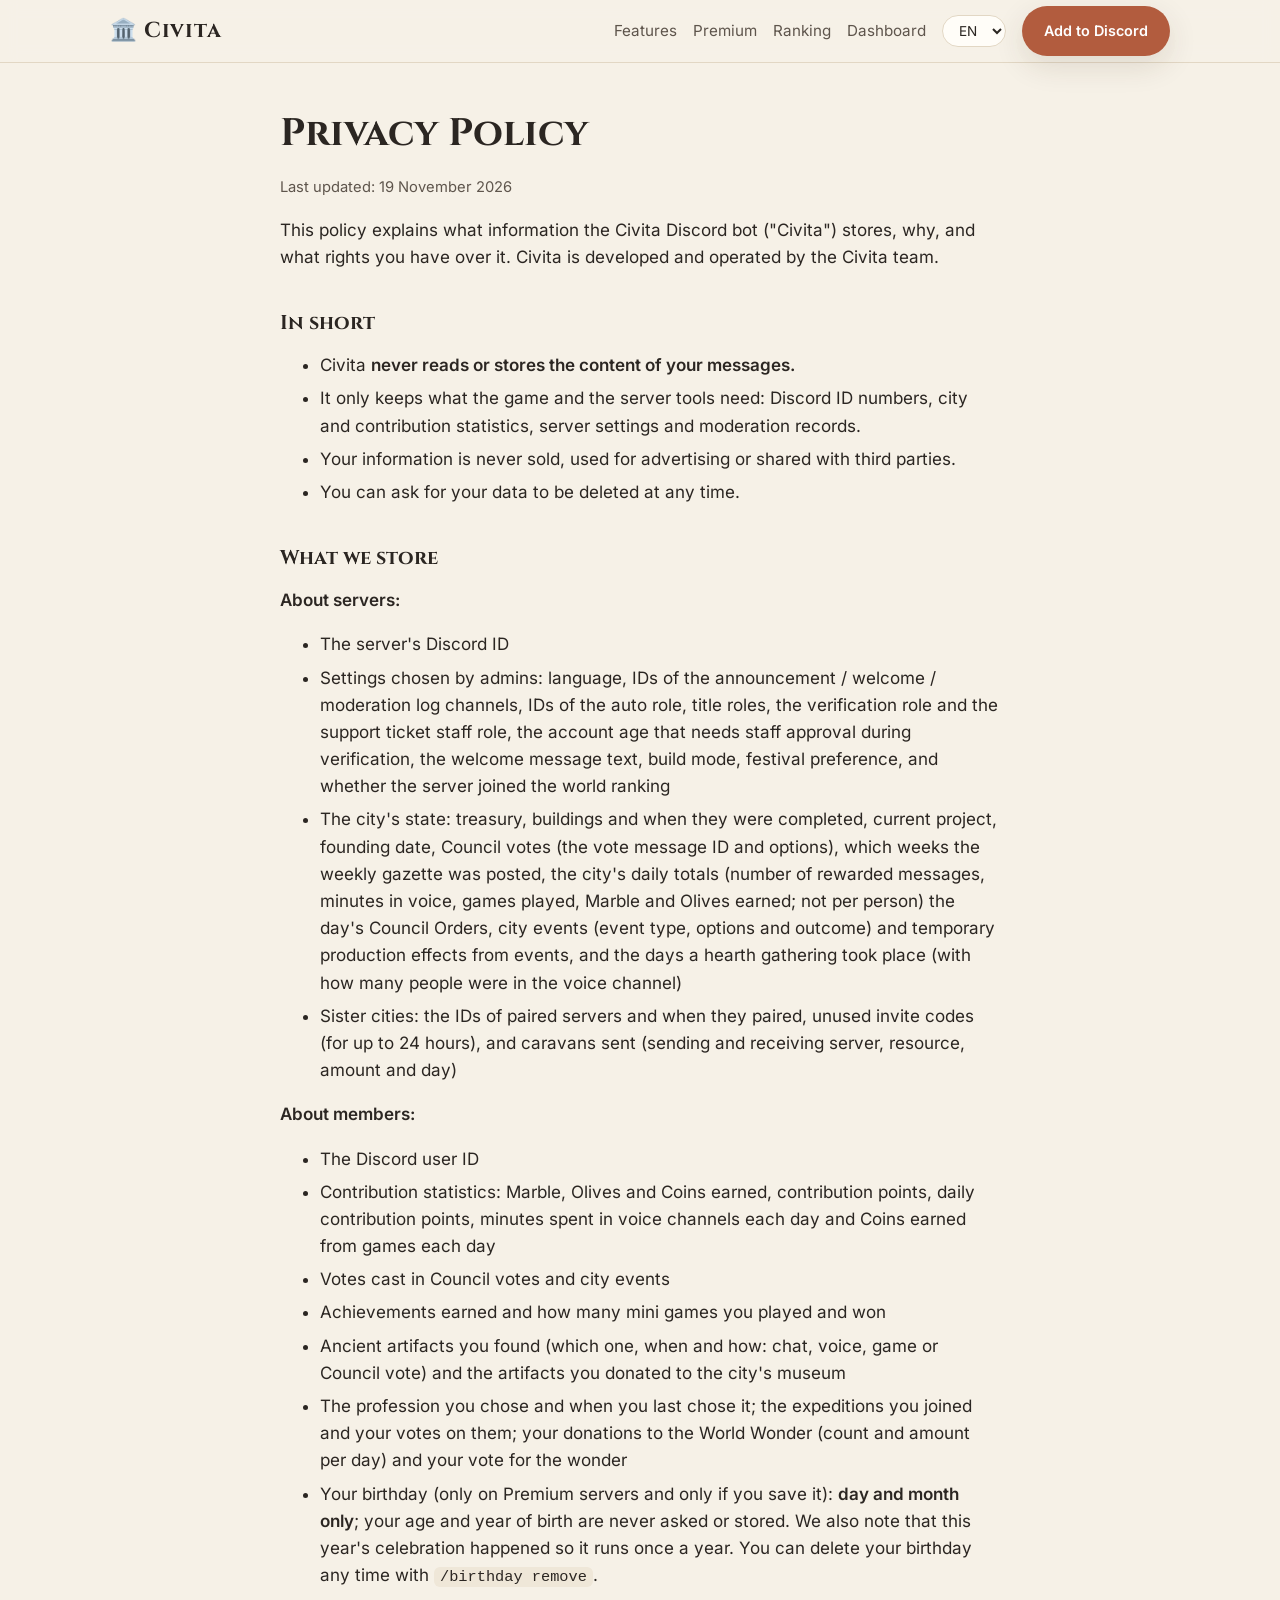
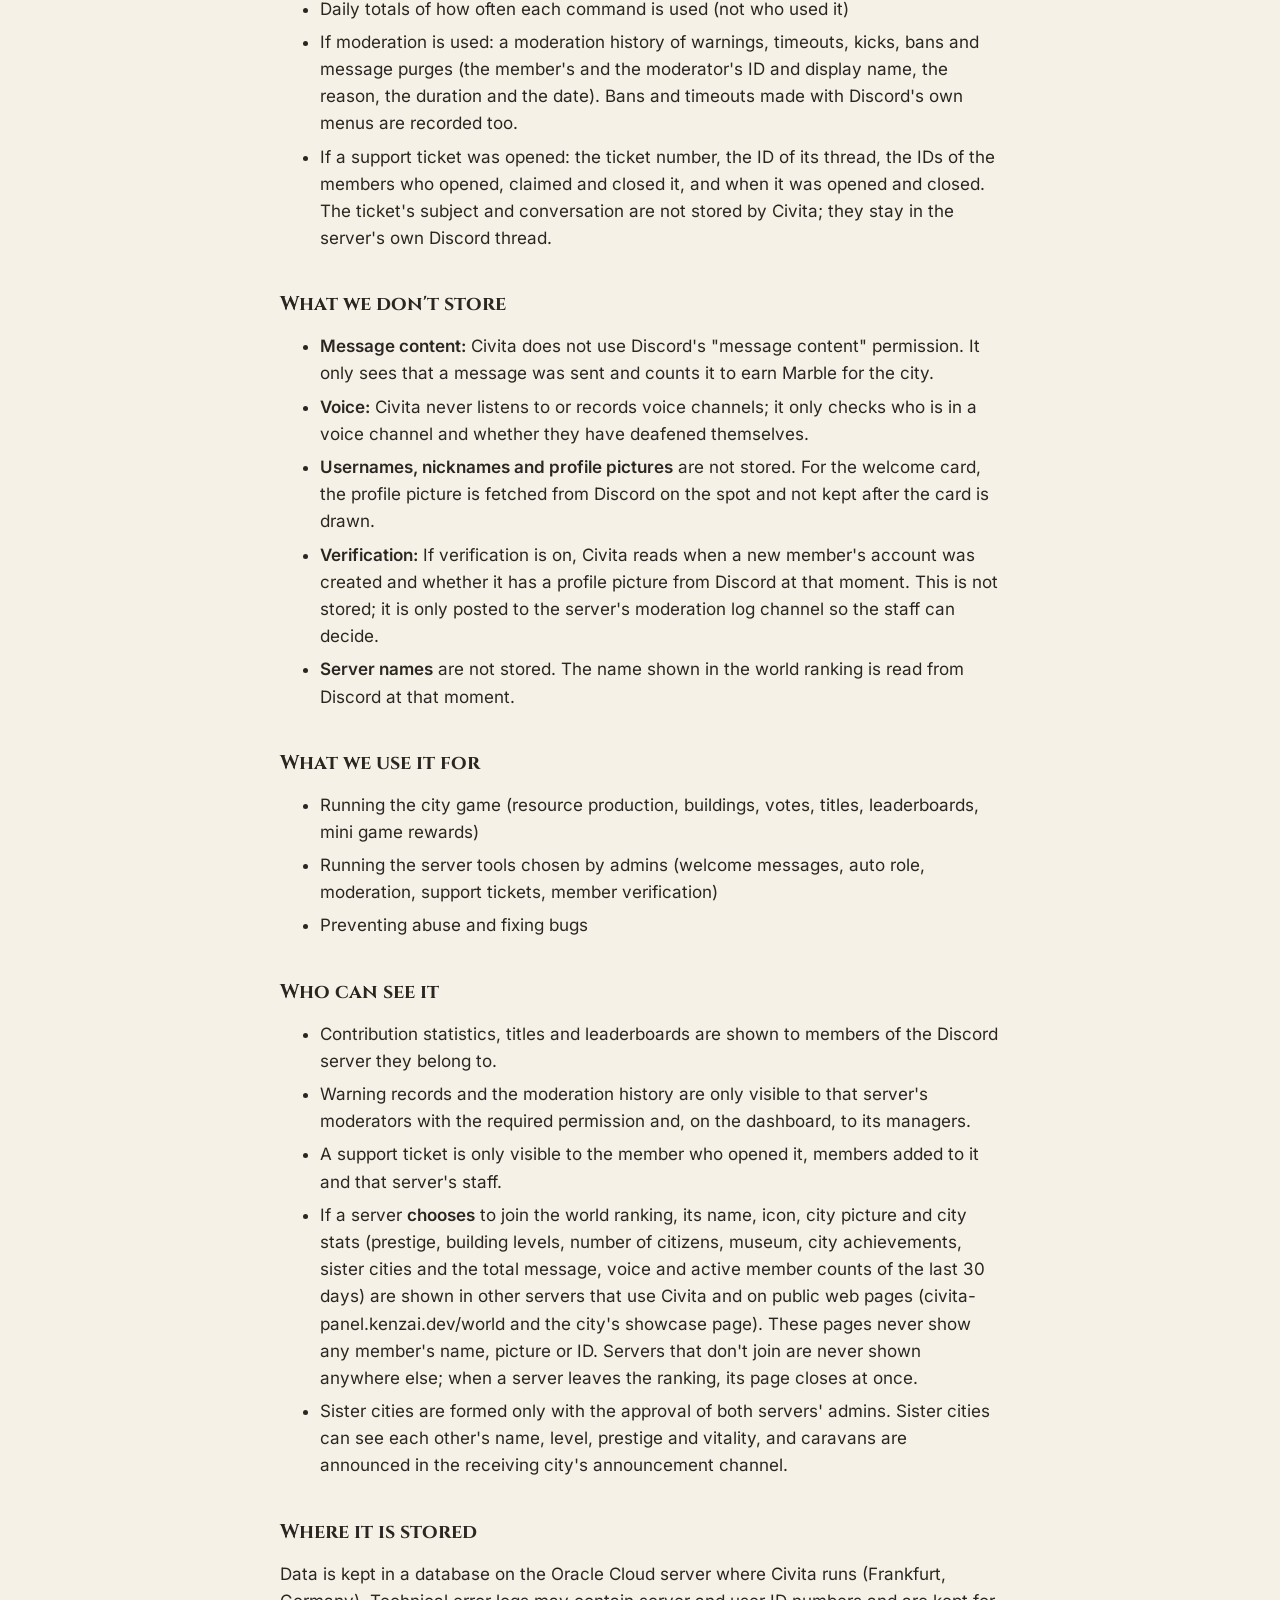
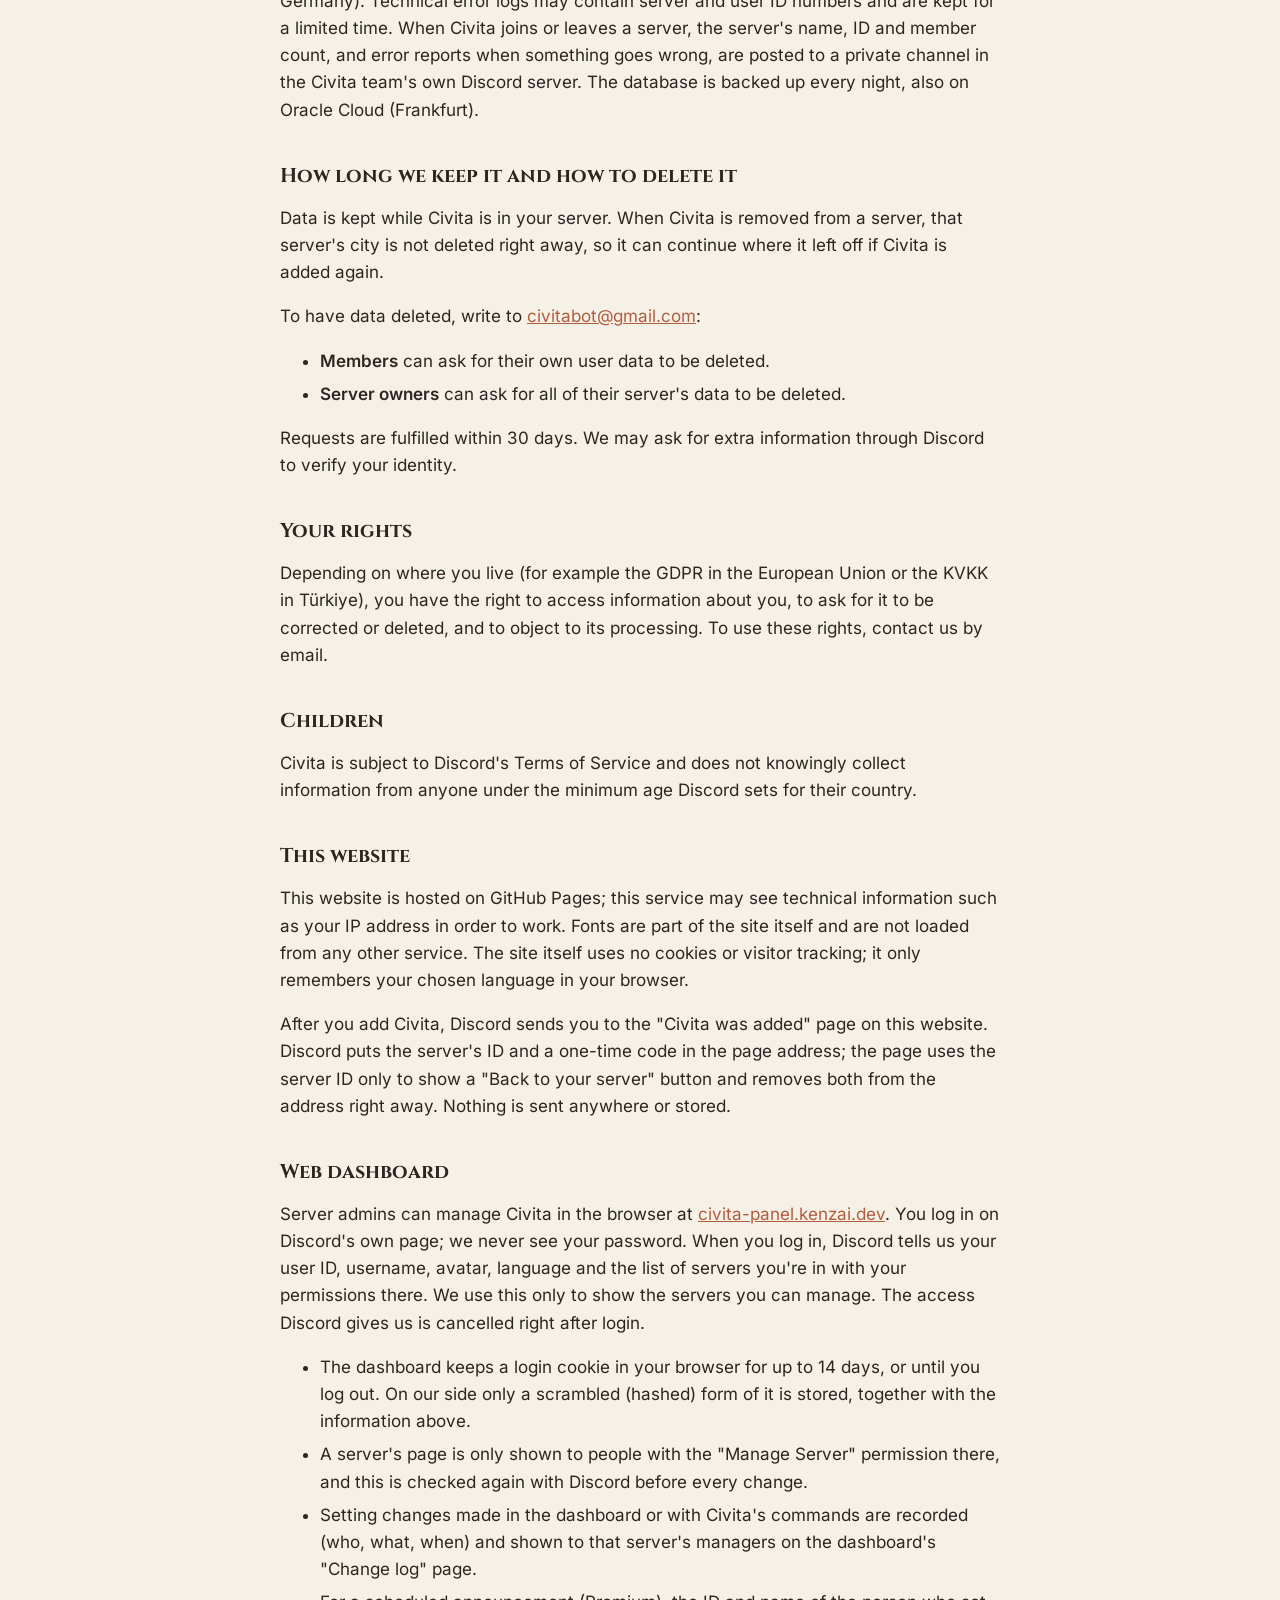
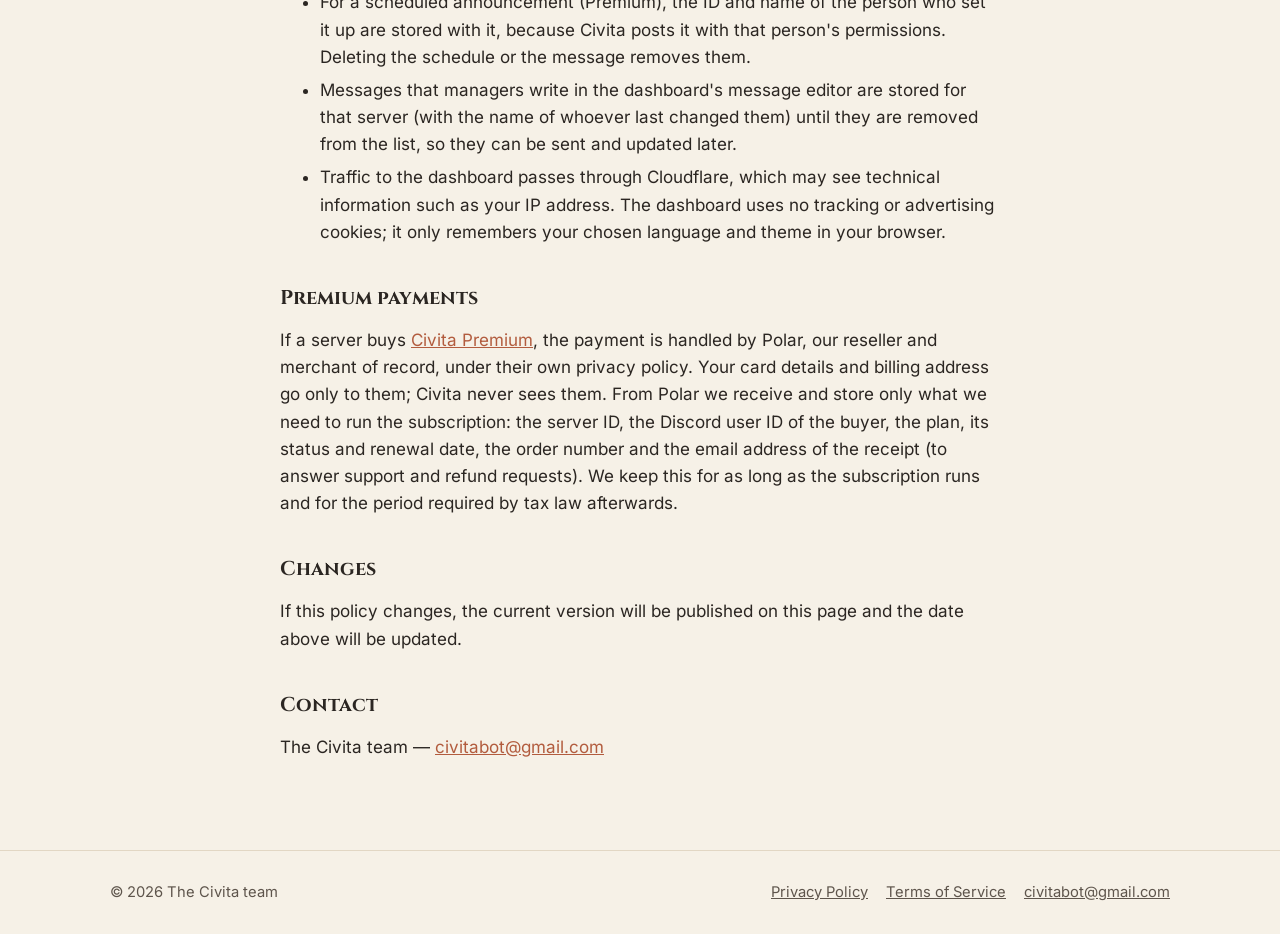
<file: privacy.html>
<!doctype html>
<html lang="en">
<head>
  <meta charset="utf-8">
  <title>Civita</title>
  <link rel="canonical" href="https://civita.kenzai.dev/privacy/">
  <meta name="robots" content="noindex">
  <meta http-equiv="refresh" content="0; url=/privacy/?lang=en">
  <script>
    // /premium gibi uzantısız adresle gelindiyse dili zorlamadan yönlen (ziyaretçinin kendi dili kalsın);
    // yalnızca eski .html linkleri dili belirtir.
    location.replace(location.pathname.endsWith(".html") ? "/privacy/?lang=en" : "/privacy/");
  </script>
</head>
<body><p><a href="/privacy/?lang=en">civita.kenzai.dev/privacy/</a></p></body>
</html>
</file>
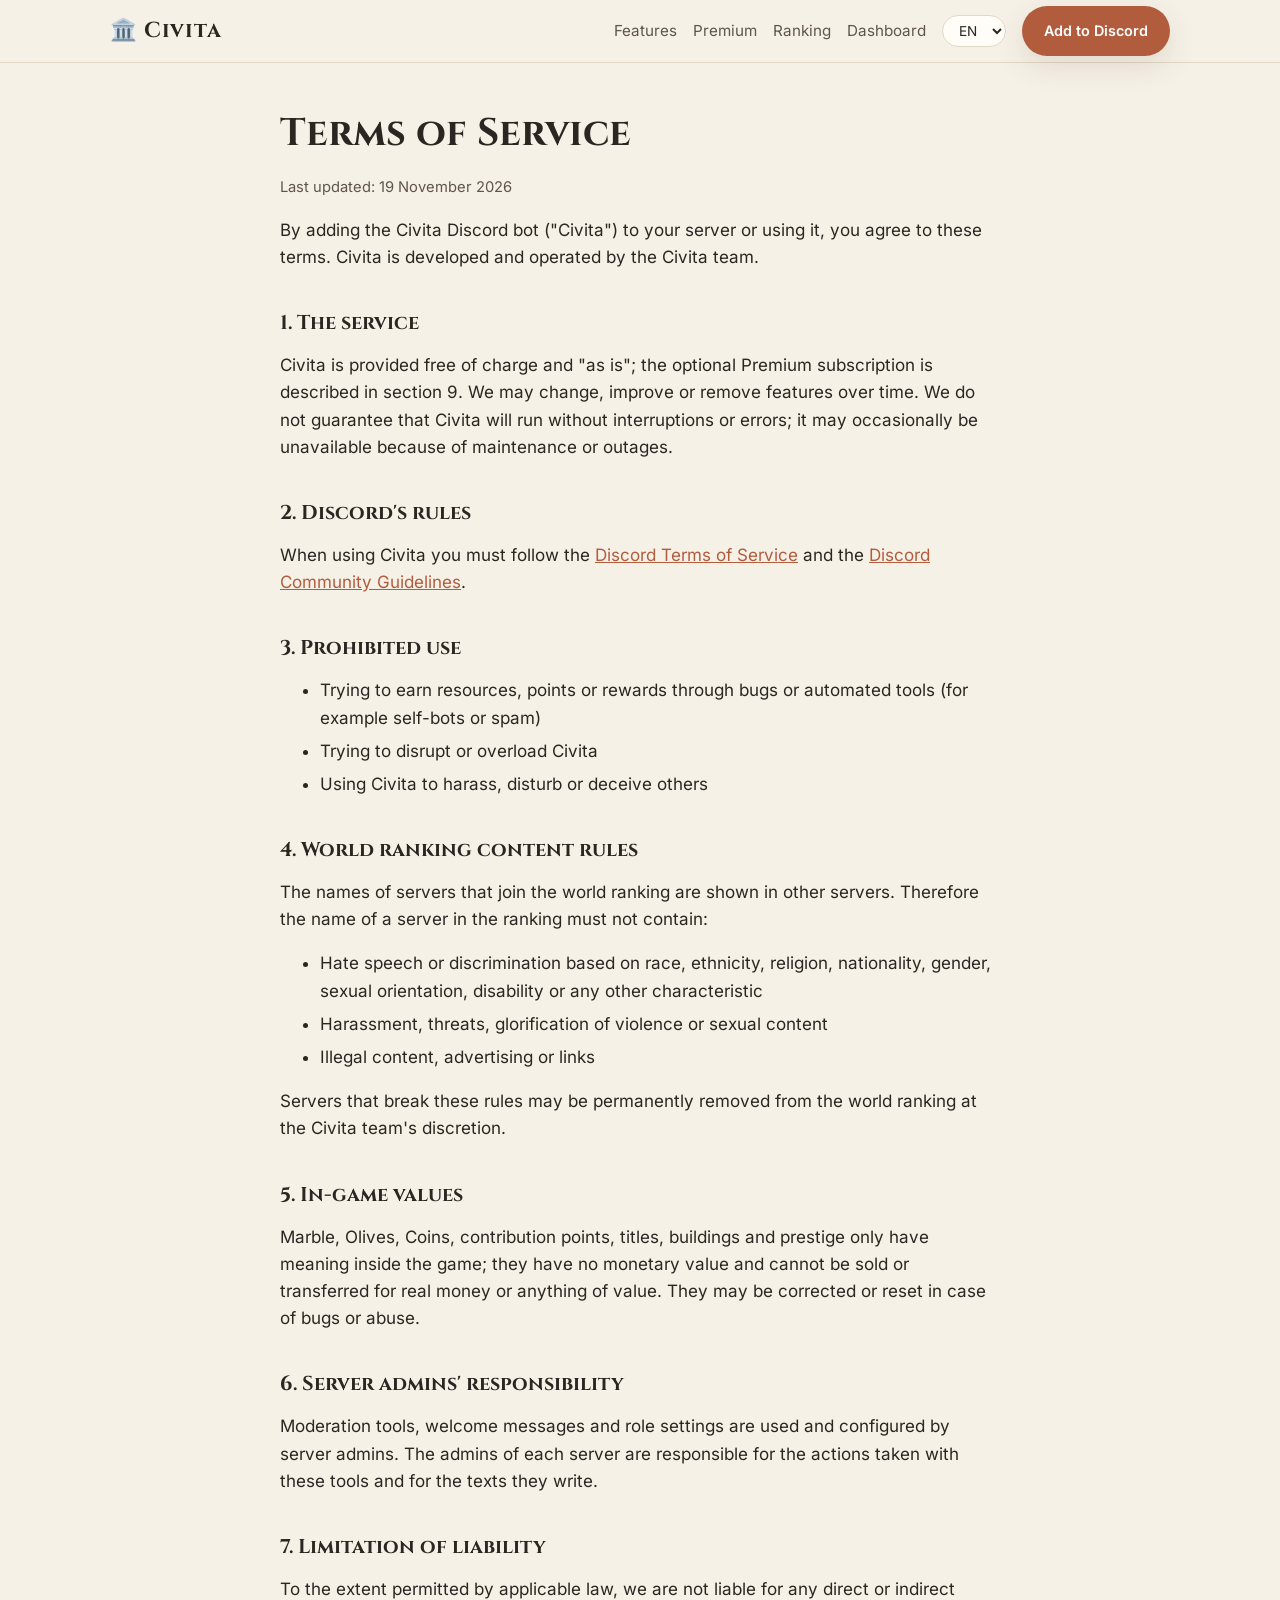
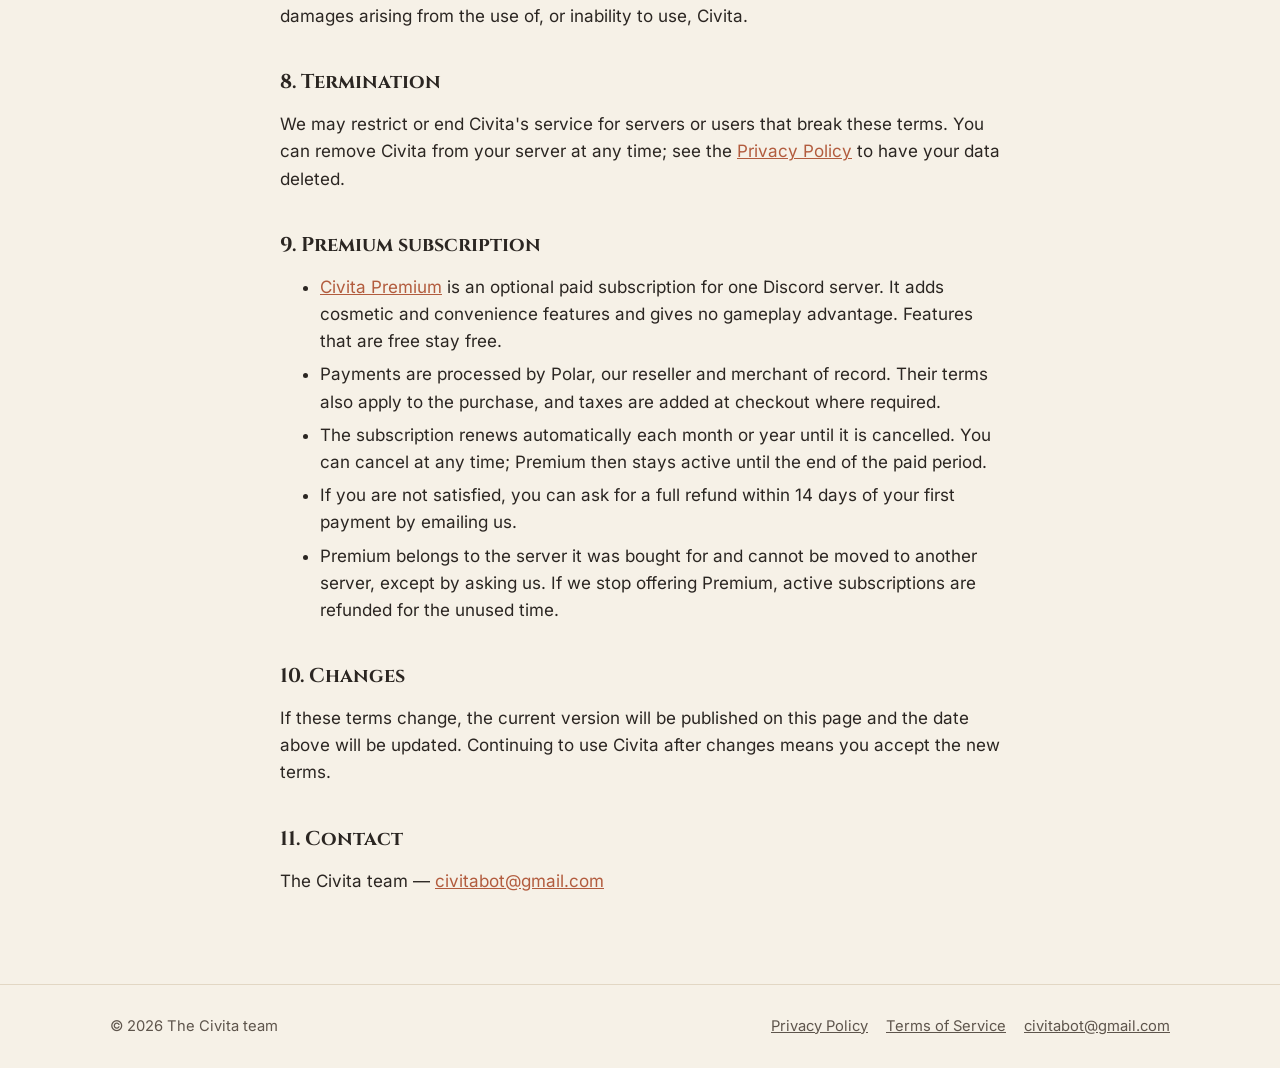
<file: terms.html>
<!doctype html>
<html lang="en">
<head>
  <meta charset="utf-8">
  <title>Civita</title>
  <link rel="canonical" href="https://civita.kenzai.dev/terms/">
  <meta name="robots" content="noindex">
  <meta http-equiv="refresh" content="0; url=/terms/?lang=en">
  <script>
    // /premium gibi uzantısız adresle gelindiyse dili zorlamadan yönlen (ziyaretçinin kendi dili kalsın);
    // yalnızca eski .html linkleri dili belirtir.
    location.replace(location.pathname.endsWith(".html") ? "/terms/?lang=en" : "/terms/");
  </script>
</head>
<body><p><a href="/terms/?lang=en">civita.kenzai.dev/terms/</a></p></body>
</html>
</file>
<file: style.css>
/* Civita — web sitesi. Antik kent teması: mermer, kiremit, altın. */

/* Yazı tipleri sitenin içinde (fonts/): dışarıdan (Google) çekilince bazı tarayıcılar engelliyor,
   ayrıca ziyaretçinin IP'si üçüncü tarafa gitmiyor. İkisi de değişken yazı tipi, lisans: OFL. */
@font-face {
  font-family: "Cinzel";
  font-weight: 600 700;
  font-display: swap;
  src: url(fonts/cinzel-latin-ext.woff2) format("woff2");
  unicode-range: U+0100-02BA, U+02BD-02C5, U+02C7-02CC, U+02CE-02D7, U+02DD-02FF, U+0304, U+0308, U+0329, U+1D00-1DBF, U+1E00-1E9F, U+1EF2-1EFF, U+2020, U+20A0-20AB, U+20AD-20C0, U+2113, U+2C60-2C7F, U+A720-A7FF;
}
@font-face {
  font-family: "Cinzel";
  font-weight: 600 700;
  font-display: swap;
  src: url(fonts/cinzel-latin.woff2) format("woff2");
  unicode-range: U+0000-00FF, U+0131, U+0152-0153, U+02BB-02BC, U+02C6, U+02DA, U+02DC, U+0304, U+0308, U+0329, U+2000-206F, U+20AC, U+2122, U+2191, U+2193, U+2212, U+2215, U+FEFF, U+FFFD;
}
@font-face {
  font-family: "Inter";
  font-weight: 400 600;
  font-display: swap;
  src: url(fonts/inter-latin-ext.woff2) format("woff2");
  unicode-range: U+0100-02BA, U+02BD-02C5, U+02C7-02CC, U+02CE-02D7, U+02DD-02FF, U+0304, U+0308, U+0329, U+1D00-1DBF, U+1E00-1E9F, U+1EF2-1EFF, U+2020, U+20A0-20AB, U+20AD-20C0, U+2113, U+2C60-2C7F, U+A720-A7FF;
}
@font-face {
  font-family: "Inter";
  font-weight: 400 600;
  font-display: swap;
  src: url(fonts/inter-latin.woff2) format("woff2");
  unicode-range: U+0000-00FF, U+0131, U+0152-0153, U+02BB-02BC, U+02C6, U+02DA, U+02DC, U+0304, U+0308, U+0329, U+2000-206F, U+20AC, U+2122, U+2191, U+2193, U+2212, U+2215, U+FEFF, U+FFFD;
}

:root {
  --bg: #f6f1e7;
  --bg-alt: #efe7d8;
  --card: #fffdf8;
  --ink: #2b2622;
  --ink-soft: #5e554c;
  --line: #e2d7c4;
  --terracotta: #b25c3e;
  --terracotta-dark: #8c442e;
  --gold: #c9982f;
  --sea: #2e6f8e;
  --olive: #6f8250;
  --shadow: 0 10px 30px rgba(60, 40, 20, 0.12);
  --radius: 16px;
  color-scheme: light;
}

@media (prefers-color-scheme: dark) {
  :root:not([data-theme="light"]) {
    --bg: #12151f;
    --bg-alt: #181c28;
    --card: #1e2331;
    --ink: #efe9dd;
    --ink-soft: #b9b2a6;
    --line: #2d3345;
    --terracotta: #d9774f;
    --terracotta-dark: #b8603d;
    --gold: #e2b95a;
    --sea: #6fb0cf;
    --olive: #9db27a;
    --shadow: 0 10px 30px rgba(0, 0, 0, 0.35);
    color-scheme: dark;
  }
}

* { box-sizing: border-box; }

html { scroll-behavior: smooth; }

body {
  margin: 0;
  background: var(--bg);
  color: var(--ink);
  font-family: "Inter", system-ui, -apple-system, "Segoe UI", sans-serif;
  font-size: 17px;
  line-height: 1.6;
}

img { max-width: 100%; display: block; }

a { color: var(--terracotta); }

h1, h2, h3 {
  font-family: "Cinzel", Georgia, serif;
  line-height: 1.2;
  margin: 0 0 0.5em;
}

.wrap { max-width: 1100px; margin: 0 auto; padding: 0 20px; }

/* --- Üst çubuk --- */
.nav {
  position: sticky;
  top: 0;
  z-index: 10;
  background: color-mix(in srgb, var(--bg) 88%, transparent);
  backdrop-filter: blur(8px);
  border-bottom: 1px solid var(--line);
}
.nav .wrap { display: flex; align-items: center; gap: 16px; height: 62px; }
.brand {
  font-family: "Cinzel", Georgia, serif;
  font-weight: 700;
  font-size: 1.35rem;
  color: var(--ink);
  text-decoration: none;
  letter-spacing: 0.04em;
  margin-right: auto;
}
.nav a.link { color: var(--ink-soft); text-decoration: none; font-size: 0.95rem; }
.nav a.link:hover, .nav a.link[aria-current="page"] { color: var(--ink); }
.btn-small { padding: 8px 16px; font-size: 0.9rem; white-space: nowrap; }
details.faq-item summary { cursor: pointer; font-weight: 600; list-style: none; display: flex; justify-content: space-between; gap: 12px; }
details.faq-item summary::-webkit-details-marker { display: none; }
details.faq-item summary::after { content: "+"; color: var(--gold); font-size: 1.3rem; line-height: 1; }
details.faq-item[open] summary::after { content: "–"; }
details.faq-item p { margin-top: 10px; }
.price .amount { font: inherit; color: inherit; }
.lang {
  border: 1px solid var(--line);
  background: var(--card);
  color: var(--ink);
  border-radius: 999px;
  padding: 6px 12px;
  font: inherit;
  font-size: 0.85rem;
  cursor: pointer;
}

/* --- Düğmeler --- */
.btn {
  display: inline-flex;
  align-items: center;
  gap: 8px;
  padding: 13px 22px;
  border-radius: 999px;
  font-weight: 600;
  text-decoration: none;
  transition: transform 0.15s ease, background 0.15s ease;
}
.btn:hover { transform: translateY(-2px); }
.btn-primary { background: var(--terracotta); color: #fff; box-shadow: var(--shadow); }
.btn-primary:hover { background: var(--terracotta-dark); }
.btn-ghost { border: 1px solid var(--line); color: var(--ink); background: var(--card); }

/* --- Giriş --- */
.hero { padding: 64px 0 40px; text-align: center; }
.hero h1 { font-size: clamp(2.4rem, 6vw, 4.2rem); letter-spacing: 0.03em; }
.hero .tagline { font-size: clamp(1.1rem, 2.4vw, 1.35rem); color: var(--ink-soft); max-width: 680px; margin: 0 auto 28px; }
.hero .actions { display: flex; gap: 12px; justify-content: center; flex-wrap: wrap; }
.hero figure { margin: 44px auto 0; }
.shot {
  border-radius: var(--radius);
  box-shadow: var(--shadow);
  border: 1px solid var(--line);
  width: 100%;
  height: auto;
}
.caption { color: var(--ink-soft); font-size: 0.9rem; margin-top: 10px; }

/* --- Bölümler --- */
section { padding: 64px 0; }
section.alt { background: var(--bg-alt); }
.section-title { text-align: center; font-size: clamp(1.7rem, 4vw, 2.4rem); }
.section-lead { text-align: center; color: var(--ink-soft); max-width: 640px; margin: 0 auto 40px; }

.steps { display: grid; grid-template-columns: repeat(auto-fit, minmax(240px, 1fr)); gap: 20px; }
.step, .feature, .faq-item {
  background: var(--card);
  border: 1px solid var(--line);
  border-radius: var(--radius);
  padding: 24px;
}
.step .icon, .feature .icon { font-size: 2rem; line-height: 1; margin-bottom: 12px; }
.step h3, .feature h3 { font-size: 1.15rem; }
.step p, .feature p { margin: 0; color: var(--ink-soft); }
.feature-premium { border-color: var(--gold, #d9ab4f); }
.feature .more { display: inline-block; margin-top: 10px; font-weight: 600; text-decoration: none; }

.features { display: grid; grid-template-columns: repeat(auto-fit, minmax(250px, 1fr)); gap: 18px; }

.gallery { display: grid; grid-template-columns: repeat(auto-fit, minmax(300px, 1fr)); gap: 22px; }
.gallery figure { margin: 0; }

.commands { display: grid; grid-template-columns: repeat(auto-fit, minmax(300px, 1fr)); gap: 22px; }
.commands h3 { font-size: 1.1rem; }
.commands ul { list-style: none; padding: 0; margin: 0; }
.commands li { padding: 8px 0; border-bottom: 1px dashed var(--line); color: var(--ink-soft); }
.commands code {
  font-family: ui-monospace, "Cascadia Code", Consolas, monospace;
  background: var(--bg-alt);
  color: var(--ink);
  padding: 2px 7px;
  border-radius: 6px;
  font-size: 0.92em;
}

.faq { max-width: 760px; margin: 0 auto; display: grid; gap: 12px; }
.faq-item h3 { font-family: "Inter", system-ui, sans-serif; font-size: 1.05rem; margin-bottom: 6px; }
.faq-item p { margin: 0; color: var(--ink-soft); }

.cta { text-align: center; }
.cta .actions { display: flex; gap: 12px; justify-content: center; flex-wrap: wrap; margin-top: 20px; }

footer { border-top: 1px solid var(--line); padding: 30px 0; color: var(--ink-soft); font-size: 0.92rem; }
footer .wrap { display: flex; flex-wrap: wrap; gap: 18px; align-items: center; }
footer .links { display: flex; gap: 18px; flex-wrap: wrap; margin-left: auto; }
footer a { color: var(--ink-soft); }

/* --- Hukuki belgeler --- */
.doc { max-width: 760px; margin: 0 auto; padding: 48px 20px 72px; }
.doc h1 { font-size: clamp(1.8rem, 4vw, 2.4rem); }
.doc h2 { font-size: 1.25rem; margin-top: 2em; }
.doc .updated { color: var(--ink-soft); font-size: 0.92rem; }
.doc li { margin: 6px 0; }
.doc .note { background: var(--bg-alt); border: 1px solid var(--line); border-radius: 12px; padding: 14px 18px; }

/* --- Premium --- */
.premium-hero { padding-bottom: 8px; }
.eyebrow { color: var(--gold); font-weight: 600; letter-spacing: 0.12em; text-transform: uppercase; font-size: 0.85rem; margin: 0 0 8px; }
.plans { display: grid; grid-template-columns: repeat(auto-fit, minmax(240px, 300px)); gap: 20px; justify-content: center; }
.plan {
  position: relative;
  background: var(--card);
  border: 1px solid var(--line);
  border-radius: var(--radius);
  padding: 28px 24px;
  text-align: center;
}
.plan h2 { font-size: 1.3rem; }
.plan-best { border: 2px solid var(--gold); box-shadow: var(--shadow); }
.plan .badge {
  position: absolute;
  top: -13px;
  left: 50%;
  transform: translateX(-50%);
  margin: 0;
  background: var(--gold);
  color: #2b2622;
  font-size: 0.8rem;
  font-weight: 600;
  padding: 3px 12px;
  border-radius: 999px;
  white-space: nowrap;
}
.price { font-family: "Cinzel", Georgia, serif; font-size: 2.2rem; font-weight: 700; margin: 0; }
.price span { font-family: "Inter", system-ui, sans-serif; font-size: 1rem; font-weight: 400; color: var(--ink-soft); }
.plan-note { color: var(--ink-soft); margin: 8px 0 0; font-size: 0.95rem; }
.plans-cta { text-align: center; margin: 28px 0 8px; }
.btn-disabled { opacity: 0.55; cursor: default; box-shadow: none; }
.btn-disabled:hover { transform: none; background: var(--terracotta); }
.center { text-align: center; }
.feature code, .faq-item code, .doc code { font-family: ui-monospace, Consolas, monospace; background: var(--bg-alt); padding: 1px 6px; border-radius: 6px; font-size: 0.9em; }
.compare-box { max-width: 820px; margin: 0 auto; overflow-x: auto; }
.compare { width: 100%; border-collapse: collapse; background: var(--card); border: 1px solid var(--line); border-radius: var(--radius); overflow: hidden; }
.compare th, .compare td { padding: 12px 14px; border-bottom: 1px solid var(--line); text-align: center; }
.compare th:first-child, .compare td:first-child { text-align: left; color: var(--ink-soft); }
.compare thead th { font-family: "Cinzel", Georgia, serif; background: var(--bg-alt); }
.compare thead th:last-child { color: var(--gold); }
.compare tr:last-child td { border-bottom: none; }

.premium-hero .actions { margin-bottom: 8px; }
.showcase { display: grid; grid-template-columns: minmax(0, 1.25fr) minmax(0, 1fr); gap: 36px; align-items: center; margin: 0 0 52px; }
.showcase:last-child { margin-bottom: 0; }
.showcase.reverse > :first-child { order: 2; }
.showcase figure { margin: 0; }
.showcase h3 { font-size: 1.45rem; margin: 6px 0 10px; }
.showcase p { color: var(--ink-soft); margin: 0; }
.showcase code { font-family: ui-monospace, Consolas, monospace; background: var(--card); padding: 1px 6px; border-radius: 6px; font-size: 0.9em; }
.badge-new {
  display: inline-block;
  margin: 0 !important;
  background: var(--gold);
  color: #2b2622 !important;
  font-size: 0.75rem;
  font-weight: 700;
  letter-spacing: 0.08em;
  text-transform: uppercase;
  padding: 3px 10px;
  border-radius: 999px;
}
.birthday-art {
  display: grid;
  place-items: center;
  aspect-ratio: 5 / 2;
  font-size: clamp(4rem, 12vw, 7rem);
  border-radius: var(--radius);
  border: 1px solid var(--line);
  background: radial-gradient(circle at 50% 60%, rgba(217, 171, 79, 0.35), transparent 60%), var(--card);
}

/* --- Ana sayfa --- */
.hero-split { text-align: left; padding: 72px 0 56px; }
.hero-split .wrap { display: grid; grid-template-columns: minmax(0, 1fr) minmax(0, 1.15fr); gap: 48px; align-items: center; }
.hero-split h1 { margin: 0 0 12px; }
.hero-split .tagline { margin: 0 0 28px; max-width: none; }
.hero-split .actions { justify-content: flex-start; }
.hero-split figure { margin: 0; }
.hero-media .shot { box-shadow: 0 30px 80px -30px rgba(217, 171, 79, 0.45), var(--shadow); }
.chips { list-style: none; padding: 0; margin: 26px 0 0; display: flex; flex-wrap: wrap; gap: 8px; }
.chips li {
  font-size: 0.85rem;
  color: var(--ink-soft);
  border: 1px solid var(--line);
  background: var(--card);
  border-radius: 999px;
  padding: 5px 12px;
}
.chips li::before { content: "✓ "; color: var(--gold); font-weight: 700; }
.step { position: relative; }
.step-no {
  position: absolute;
  top: 18px;
  right: 20px;
  font-family: "Cinzel", Georgia, serif;
  font-size: 2.2rem;
  font-weight: 700;
  color: var(--gold);
  opacity: 0.35;
  line-height: 1;
}
.showcase .eyebrow { margin-bottom: 4px; }
.ticks { list-style: none; padding: 0; margin: 16px 0 0; display: grid; gap: 6px; }
.ticks li { color: var(--ink); }
.ticks li::before { content: "✓"; color: var(--gold); font-weight: 700; margin-right: 8px; }
.tiles {
  display: grid;
  grid-template-columns: repeat(3, 1fr);
  gap: 14px;
  padding: 22px;
  border-radius: var(--radius);
  border: 1px solid var(--line);
  background: radial-gradient(circle at 30% 20%, rgba(217, 171, 79, 0.18), transparent 60%), var(--card);
}
.tiles span {
  display: grid;
  place-items: center;
  aspect-ratio: 1;
  font-size: clamp(2rem, 5vw, 3rem);
  border-radius: 14px;
  background: var(--bg-alt);
  border: 1px solid var(--line);
}
.features.compact { grid-template-columns: repeat(auto-fit, minmax(230px, 1fr)); gap: 14px; }
.features.compact .feature { padding: 18px; }
.features.compact .feature .icon { font-size: 1.5rem; margin-bottom: 8px; }
.features.compact .feature h3 { font-size: 1.02rem; }
.features.compact .feature p { font-size: 0.92rem; }
.trust { display: grid; grid-template-columns: repeat(auto-fit, minmax(220px, 1fr)); gap: 18px; margin-bottom: 18px; }
.trust-item { background: var(--card); border: 1px solid var(--line); border-radius: var(--radius); padding: 24px; }
.trust-item .icon { font-size: 1.8rem; margin-bottom: 10px; }
.trust-item h3 { font-size: 1.1rem; }
.trust-item p { margin: 0; color: var(--ink-soft); }

@media (max-width: 900px) {
  .hero-split { text-align: center; padding-top: 44px; }
  .hero-split .wrap { grid-template-columns: 1fr; gap: 28px; }
  .hero-split .actions, .chips { justify-content: center; }
}

.hidden { display: none !important; }

@media (max-width: 820px) {
  .showcase { grid-template-columns: 1fr; gap: 18px; }
  .showcase.reverse > :first-child { order: 0; }
}

@media (max-width: 640px) {
  .nav a.link { display: none; }
  .nav .wrap { gap: 10px; }
  .brand { white-space: nowrap; font-size: 1.15rem; }
  .nav .btn-small { padding: 7px 12px; font-size: 0.82rem; }
  .hero { padding-top: 40px; }
  section { padding: 48px 0; }
}
</file>
